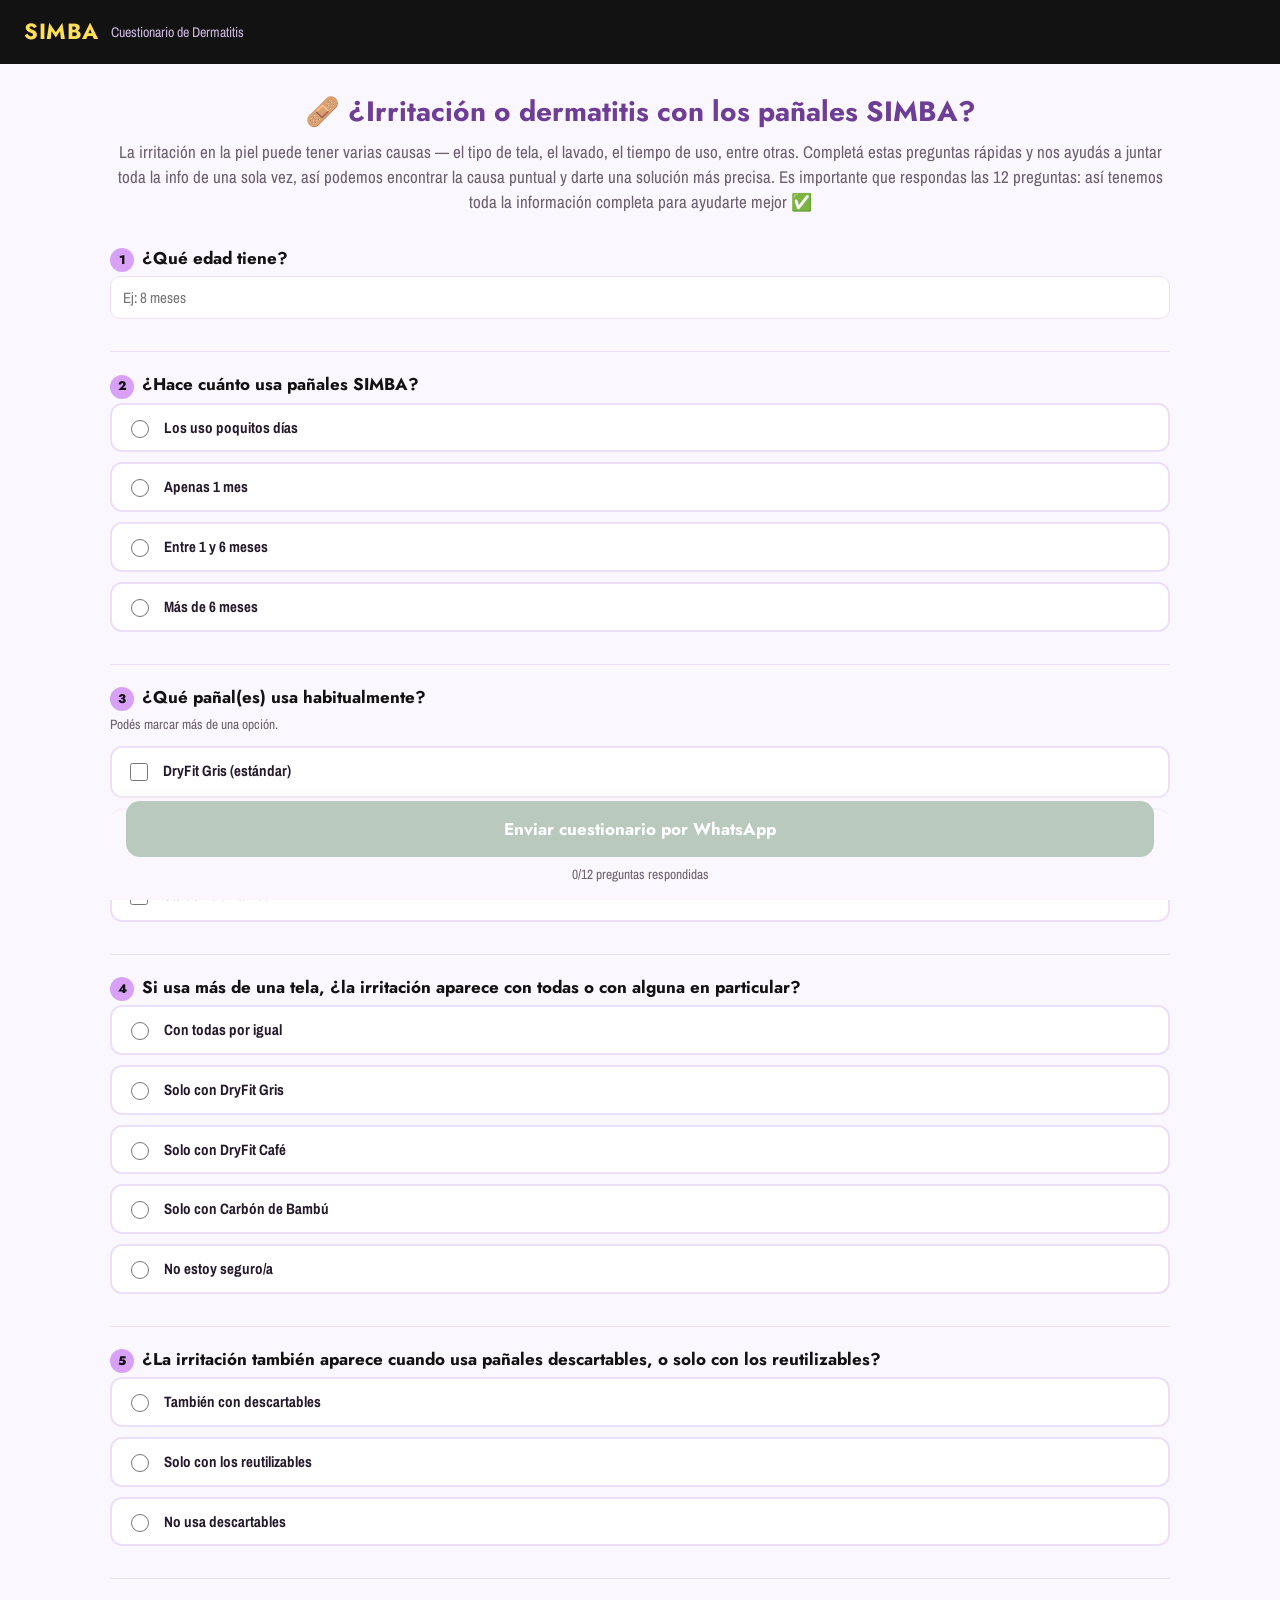
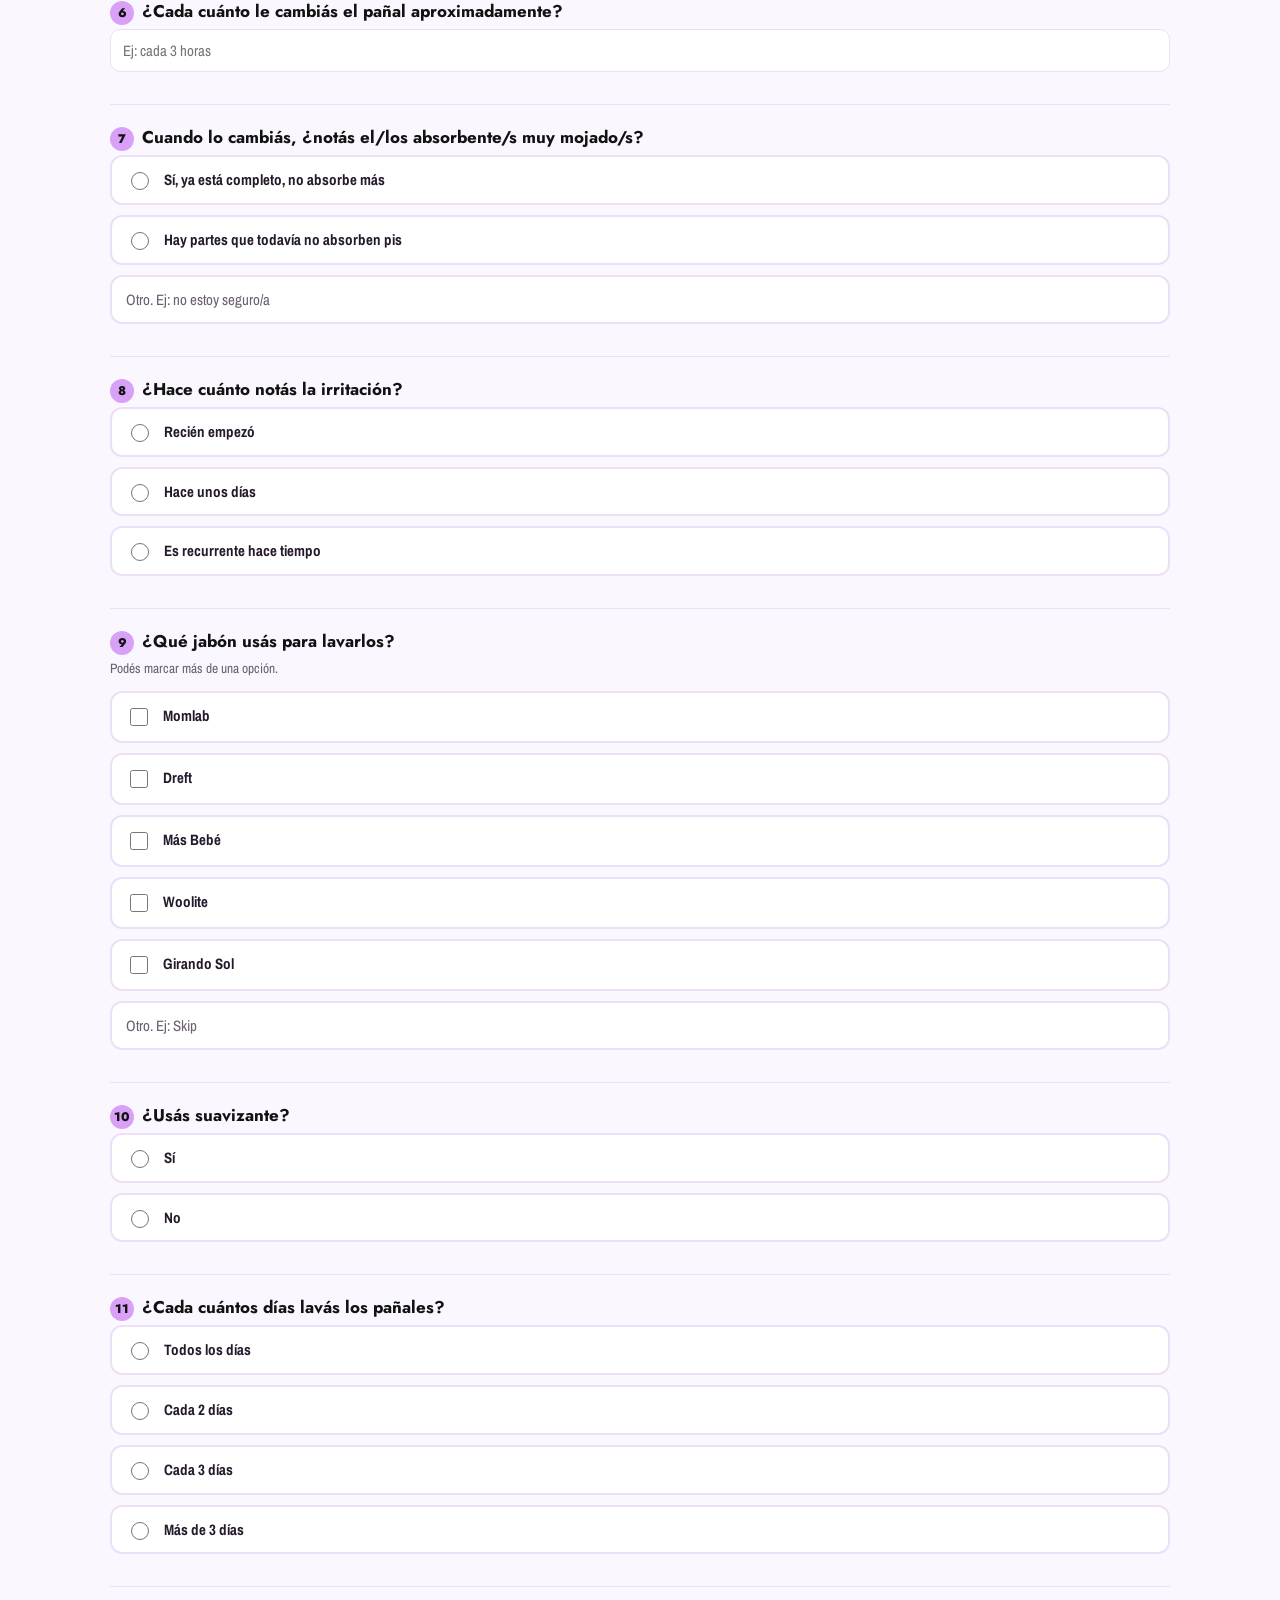
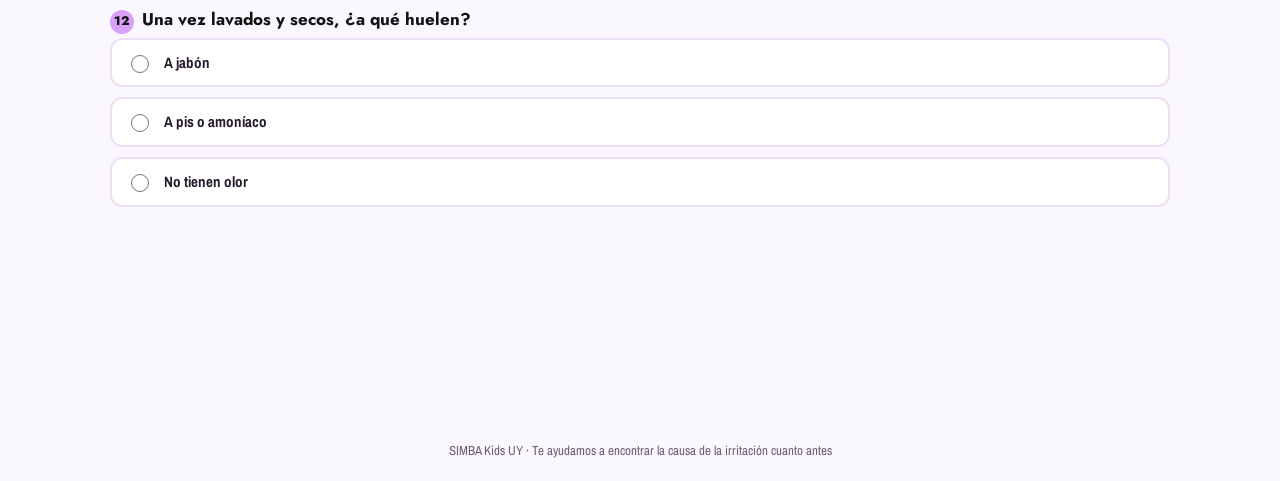
<file: landing-pedidos/dermatitis/index.html>
<!DOCTYPE html>
<html lang="es">
<head>
<meta charset="UTF-8">
<meta name="viewport" content="width=device-width, initial-scale=1.0">
<title>Cuestionario de Dermatitis | SIMBA Kids UY</title>
<link rel="icon" type="image/png" href="https://cdn.shopify.com/s/files/1/0930/9575/6095/files/Diseno_sin_titulo_2.png?v=1742408340">
<meta property="og:type" content="website">
<meta property="og:title" content="Cuestionario de Dermatitis | SIMBA Kids UY">
<meta property="og:description" content="Contanos qué está pasando y te ayudamos a encontrar la causa y la solución a la irritación.">
<meta property="og:image" content="https://cdn.shopify.com/s/files/1/0930/9575/6095/files/foto_portada_para_las_landing_panales_ecologicos_simba.jpg?v=1788392374">
<meta property="og:image:width" content="1200">
<meta property="og:image:height" content="630">
<meta name="twitter:card" content="summary_large_image">
<meta name="twitter:title" content="Cuestionario de Dermatitis | SIMBA Kids UY">
<meta name="twitter:description" content="Contanos qué está pasando y te ayudamos a encontrar la causa y la solución a la irritación.">
<meta name="twitter:image" content="https://cdn.shopify.com/s/files/1/0930/9575/6095/files/foto_portada_para_las_landing_panales_ecologicos_simba.jpg?v=1788392374">
<link rel="stylesheet" href="assets/css/styles.css">
<!-- Meta Pixel Code -->
<script>
!function(f,b,e,v,n,t,s)
{if(f.fbq)return;n=f.fbq=function(){n.callMethod?
n.callMethod.apply(n,arguments):n.queue.push(arguments)};
if(!f._fbq)f._fbq=n;n.push=n;n.loaded=!0;n.version='2.0';
n.queue=[];t=b.createElement(e);t.async=!0;
t.src=v;s=b.getElementsByTagName(e)[0];
s.parentNode.insertBefore(t,s)}(window, document,'script',
'https://connect.facebook.net/en_US/fbevents.js');
fbq('init', '511844655087071');
fbq('track', 'PageView');
</script>
<noscript><img height="1" width="1" style="display:none"
src="https://www.facebook.com/tr?id=511844655087071&ev=PageView&noscript=1"
/></noscript>
<!-- End Meta Pixel Code -->
</head>
<body>
  <div class="topbar">
    <span class="brand">SIMBA</span>
    <span class="tagline">Cuestionario de Dermatitis</span>
  </div>

  <div class="container">
    <div class="hero">
      <h1>🩹 ¿Irritación o dermatitis con los pañales SIMBA?</h1>
      <p>La irritación en la piel puede tener varias causas — el tipo de tela, el lavado, el tiempo de uso, entre otras. Completá estas preguntas rápidas y nos ayudás a juntar toda la info de una sola vez, así podemos encontrar la causa puntual y darte una solución más precisa. Es importante que respondas las 12 preguntas: así tenemos toda la información completa para ayudarte mejor ✅</p>
    </div>

    <div id="form-root">

      <div class="component-block" id="q-edad" style="margin-top:0; padding-top:0; border-top:none;">
        <h3><span class="question-number">1</span>¿Qué edad tiene?</h3>
        <div class="field-group">
          <input type="text" id="input-edad" placeholder="Ej: 8 meses">
        </div>
        <div class="section-error" id="err-edad"></div>
      </div>

      <div class="component-block" id="q-uso-tiempo">
        <h3><span class="question-number">2</span>¿Hace cuánto usa pañales SIMBA?</h3>
        <div class="option-list" id="list-uso-tiempo">
          <label class="option-card" data-value="poquitos-dias">
            <input type="radio" name="uso-tiempo" value="poquitos-dias">
            <div class="option-text"><strong>Los uso poquitos días</strong></div>
          </label>
          <label class="option-card" data-value="1mes">
            <input type="radio" name="uso-tiempo" value="1mes">
            <div class="option-text"><strong>Apenas 1 mes</strong></div>
          </label>
          <label class="option-card" data-value="1-6meses">
            <input type="radio" name="uso-tiempo" value="1-6meses">
            <div class="option-text"><strong>Entre 1 y 6 meses</strong></div>
          </label>
          <label class="option-card" data-value="mas6meses">
            <input type="radio" name="uso-tiempo" value="mas6meses">
            <div class="option-text"><strong>Más de 6 meses</strong></div>
          </label>
        </div>
        <div class="section-error" id="err-uso-tiempo"></div>
      </div>

      <div class="component-block" id="q-panales">
        <h3><span class="question-number">3</span>¿Qué pañal(es) usa habitualmente?</h3>
        <div class="hint">Podés marcar más de una opción.</div>
        <div class="option-list" id="list-panales">
          <label class="option-card" data-value="dryfit-gris">
            <input type="checkbox" name="panales" value="dryfit-gris">
            <div class="option-text"><strong>DryFit Gris (estándar)</strong></div>
          </label>
          <label class="option-card" data-value="dryfit-cafe">
            <input type="checkbox" name="panales" value="dryfit-cafe">
            <div class="option-text"><strong>DryFit Café</strong></div>
          </label>
          <label class="option-card" data-value="carbon-bambu">
            <input type="checkbox" name="panales" value="carbon-bambu">
            <div class="option-text"><strong>Carbón de Bambú</strong></div>
          </label>
        </div>
        <div class="section-error" id="err-panales"></div>
      </div>

      <div class="component-block" id="q-irritacion-tela">
        <h3><span class="question-number">4</span>Si usa más de una tela, ¿la irritación aparece con todas o con alguna en particular?</h3>
        <div class="option-list" id="list-irritacion-tela">
          <label class="option-card" data-value="todas">
            <input type="radio" name="irritacion-tela" value="todas">
            <div class="option-text"><strong>Con todas por igual</strong></div>
          </label>
          <label class="option-card" data-value="solo-gris">
            <input type="radio" name="irritacion-tela" value="solo-gris">
            <div class="option-text"><strong>Solo con DryFit Gris</strong></div>
          </label>
          <label class="option-card" data-value="solo-cafe">
            <input type="radio" name="irritacion-tela" value="solo-cafe">
            <div class="option-text"><strong>Solo con DryFit Café</strong></div>
          </label>
          <label class="option-card" data-value="solo-carbon">
            <input type="radio" name="irritacion-tela" value="solo-carbon">
            <div class="option-text"><strong>Solo con Carbón de Bambú</strong></div>
          </label>
          <label class="option-card" data-value="no-seguro">
            <input type="radio" name="irritacion-tela" value="no-seguro">
            <div class="option-text"><strong>No estoy seguro/a</strong></div>
          </label>
        </div>
        <div class="section-error" id="err-irritacion-tela"></div>
      </div>

      <div class="component-block" id="q-irritacion-descartables">
        <h3><span class="question-number">5</span>¿La irritación también aparece cuando usa pañales descartables, o solo con los reutilizables?</h3>
        <div class="option-list" id="list-irritacion-descartables">
          <label class="option-card" data-value="tambien-descartables">
            <input type="radio" name="irritacion-descartables" value="tambien-descartables">
            <div class="option-text"><strong>También con descartables</strong></div>
          </label>
          <label class="option-card" data-value="solo-reutilizables">
            <input type="radio" name="irritacion-descartables" value="solo-reutilizables">
            <div class="option-text"><strong>Solo con los reutilizables</strong></div>
          </label>
          <label class="option-card" data-value="no-usa-descartables">
            <input type="radio" name="irritacion-descartables" value="no-usa-descartables">
            <div class="option-text"><strong>No usa descartables</strong></div>
          </label>
        </div>
        <div class="section-error" id="err-irritacion-descartables"></div>
      </div>

      <div class="component-block" id="q-cada-cuanto">
        <h3><span class="question-number">6</span>¿Cada cuánto le cambiás el pañal aproximadamente?</h3>
        <div class="field-group">
          <input type="text" id="input-cada-cuanto" placeholder="Ej: cada 3 horas">
        </div>
        <div class="section-error" id="err-cada-cuanto"></div>
      </div>

      <div class="component-block" id="q-absorbente">
        <h3><span class="question-number">7</span>Cuando lo cambiás, ¿notás el/los absorbente/s muy mojado/s?</h3>
        <div class="option-list" id="list-absorbente">
          <label class="option-card" data-value="completo">
            <input type="radio" name="absorbente" value="completo">
            <div class="option-text"><strong>Sí, ya está completo, no absorbe más</strong></div>
          </label>
          <label class="option-card" data-value="parcial">
            <input type="radio" name="absorbente" value="parcial">
            <div class="option-text"><strong>Hay partes que todavía no absorben pis</strong></div>
          </label>
          <input type="text" class="other-input" id="input-absorbente-otro" placeholder="Otro. Ej: no estoy seguro/a">
        </div>
        <div class="section-error" id="err-absorbente"></div>
      </div>

      <div class="component-block" id="q-hace-cuanto-irritacion">
        <h3><span class="question-number">8</span>¿Hace cuánto notás la irritación?</h3>
        <div class="option-list" id="list-hace-cuanto-irritacion">
          <label class="option-card" data-value="recien-empezo">
            <input type="radio" name="hace-cuanto-irritacion" value="recien-empezo">
            <div class="option-text"><strong>Recién empezó</strong></div>
          </label>
          <label class="option-card" data-value="unos-dias">
            <input type="radio" name="hace-cuanto-irritacion" value="unos-dias">
            <div class="option-text"><strong>Hace unos días</strong></div>
          </label>
          <label class="option-card" data-value="recurrente">
            <input type="radio" name="hace-cuanto-irritacion" value="recurrente">
            <div class="option-text"><strong>Es recurrente hace tiempo</strong></div>
          </label>
        </div>
        <div class="section-error" id="err-hace-cuanto-irritacion"></div>
      </div>

      <div class="component-block" id="q-jabon">
        <h3><span class="question-number">9</span>¿Qué jabón usás para lavarlos?</h3>
        <div class="hint">Podés marcar más de una opción.</div>
        <div class="option-list" id="list-jabon">
          <label class="option-card" data-value="momlab">
            <input type="checkbox" name="jabon" value="momlab">
            <div class="option-text"><strong>Momlab</strong></div>
          </label>
          <label class="option-card" data-value="dreft">
            <input type="checkbox" name="jabon" value="dreft">
            <div class="option-text"><strong>Dreft</strong></div>
          </label>
          <label class="option-card" data-value="masbebe">
            <input type="checkbox" name="jabon" value="masbebe">
            <div class="option-text"><strong>Más Bebé</strong></div>
          </label>
          <label class="option-card" data-value="woolite">
            <input type="checkbox" name="jabon" value="woolite">
            <div class="option-text"><strong>Woolite</strong></div>
          </label>
          <label class="option-card" data-value="girasol">
            <input type="checkbox" name="jabon" value="girasol">
            <div class="option-text"><strong>Girando Sol</strong></div>
          </label>
          <input type="text" class="other-input" id="input-jabon-otro" placeholder="Otro. Ej: Skip">
        </div>
        <div class="section-error" id="err-jabon"></div>
      </div>

      <div class="component-block" id="q-suavizante">
        <h3><span class="question-number">10</span>¿Usás suavizante?</h3>
        <div class="option-list" id="list-suavizante">
          <label class="option-card" data-value="si">
            <input type="radio" name="suavizante" value="si">
            <div class="option-text"><strong>Sí</strong></div>
          </label>
          <label class="option-card" data-value="no">
            <input type="radio" name="suavizante" value="no">
            <div class="option-text"><strong>No</strong></div>
          </label>
        </div>
        <div class="section-error" id="err-suavizante"></div>
      </div>

      <div class="component-block" id="q-frecuencia">
        <h3><span class="question-number">11</span>¿Cada cuántos días lavás los pañales?</h3>
        <div class="option-list" id="list-frecuencia">
          <label class="option-card" data-value="diario">
            <input type="radio" name="frecuencia" value="diario">
            <div class="option-text"><strong>Todos los días</strong></div>
          </label>
          <label class="option-card" data-value="2dias">
            <input type="radio" name="frecuencia" value="2dias">
            <div class="option-text"><strong>Cada 2 días</strong></div>
          </label>
          <label class="option-card" data-value="3dias">
            <input type="radio" name="frecuencia" value="3dias">
            <div class="option-text"><strong>Cada 3 días</strong></div>
          </label>
          <label class="option-card" data-value="mas3">
            <input type="radio" name="frecuencia" value="mas3">
            <div class="option-text"><strong>Más de 3 días</strong></div>
          </label>
        </div>
        <div class="section-error" id="err-frecuencia"></div>
      </div>

      <div class="component-block" id="q-olor">
        <h3><span class="question-number">12</span>Una vez lavados y secos, ¿a qué huelen?</h3>
        <div class="option-list" id="list-olor">
          <label class="option-card" data-value="jabon">
            <input type="radio" name="olor" value="jabon">
            <div class="option-text"><strong>A jabón</strong></div>
          </label>
          <label class="option-card" data-value="amoniaco">
            <input type="radio" name="olor" value="amoniaco">
            <div class="option-text"><strong>A pis o amoníaco</strong></div>
          </label>
          <label class="option-card" data-value="ninguno">
            <input type="radio" name="olor" value="ninguno">
            <div class="option-text"><strong>No tienen olor</strong></div>
          </label>
        </div>
        <div class="section-error" id="err-olor"></div>
      </div>

      <div class="send-bar">
        <button class="send-btn" id="send-btn">Enviar cuestionario por WhatsApp</button>
        <div class="send-progress" id="send-progress"></div>
      </div>

    </div>
  </div>

  <footer class="site-footer">SIMBA Kids UY · Te ayudamos a encontrar la causa de la irritación cuanto antes</footer>

  <script src="assets/js/config.js"></script>
  <script>
    const state = {
      edad: "",
      usoTiempo: null,
      panales: new Set(),
      irritacionTela: null,
      irritacionDescartables: null,
      cadaCuanto: "",
      absorbente: null,
      absorbenteOtro: "",
      haceCuantoIrritacion: null,
      jabones: new Set(),
      jabonOtro: "",
      suavizante: null,
      frecuencia: null,
      olor: null
    };

    function bindText(inputId, stateKey) {
      document.getElementById(inputId).addEventListener("input", e => {
        state[stateKey] = e.target.value;
        updateSendState();
      });
    }

    function bindRadioGroup(listId, name, stateKey, onChange) {
      const list = document.getElementById(listId);
      list.querySelectorAll(`input[name="${name}"]`).forEach(radio => {
        radio.addEventListener("change", e => {
          state[stateKey] = e.target.value;
          list.querySelectorAll(".option-card").forEach(card => {
            card.classList.toggle("selected", card.dataset.value === e.target.value);
          });
          if (onChange) onChange(e.target.value);
          updateSendState();
        });
      });
    }

    function bindCheckboxGroup(listId, name, stateKey) {
      document.querySelectorAll(`#${listId} input[name="${name}"]`).forEach(checkbox => {
        checkbox.addEventListener("change", e => {
          const card = e.target.closest(".option-card");
          if (e.target.checked) {
            state[stateKey].add(e.target.value);
            card.classList.add("selected");
          } else {
            state[stateKey].delete(e.target.value);
            card.classList.remove("selected");
          }
          updateSendState();
        });
      });
    }

    bindText("input-edad", "edad");
    bindText("input-cada-cuanto", "cadaCuanto");

    bindRadioGroup("list-uso-tiempo", "uso-tiempo", "usoTiempo");
    bindRadioGroup("list-irritacion-tela", "irritacion-tela", "irritacionTela");
    bindRadioGroup("list-irritacion-descartables", "irritacion-descartables", "irritacionDescartables");
    bindRadioGroup("list-hace-cuanto-irritacion", "hace-cuanto-irritacion", "haceCuantoIrritacion");
    bindRadioGroup("list-suavizante", "suavizante", "suavizante");
    bindRadioGroup("list-frecuencia", "frecuencia", "frecuencia");
    bindRadioGroup("list-olor", "olor", "olor");

    bindCheckboxGroup("list-panales", "panales", "panales");
    bindCheckboxGroup("list-jabon", "jabon", "jabones");

    bindRadioGroup("list-absorbente", "absorbente", "absorbente", () => {
      const otroInput = document.getElementById("input-absorbente-otro");
      otroInput.value = "";
      otroInput.classList.remove("filled");
      state.absorbenteOtro = "";
    });

    document.getElementById("input-absorbente-otro").addEventListener("input", e => {
      state.absorbenteOtro = e.target.value;
      e.target.classList.toggle("filled", e.target.value.trim().length > 0);
      if (e.target.value.trim().length > 0) {
        state.absorbente = "otro";
        document.querySelectorAll('#list-absorbente input[name="absorbente"]').forEach(r => { r.checked = false; });
        document.querySelectorAll("#list-absorbente .option-card").forEach(c => c.classList.remove("selected"));
      } else if (state.absorbente === "otro") {
        state.absorbente = null;
      }
      updateSendState();
    });

    document.getElementById("input-jabon-otro").addEventListener("input", e => {
      state.jabonOtro = e.target.value;
      e.target.classList.toggle("filled", e.target.value.trim().length > 0);
      updateSendState();
    });

    function setError(id, msg) {
      const el = document.getElementById(id);
      if (el) el.textContent = msg;
    }

    function clearErrors() {
      document.querySelectorAll(".section-error").forEach(el => { el.textContent = ""; });
    }

    function checks() {
      return [
        { ok: state.edad.trim().length > 0, target: "q-edad", err: "err-edad", msg: "Contanos la edad" },
        { ok: !!state.usoTiempo, target: "q-uso-tiempo", err: "err-uso-tiempo", msg: "Elegí una opción" },
        { ok: state.panales.size > 0, target: "q-panales", err: "err-panales", msg: "Elegí al menos una opción" },
        { ok: !!state.irritacionTela, target: "q-irritacion-tela", err: "err-irritacion-tela", msg: "Elegí una opción" },
        { ok: !!state.irritacionDescartables, target: "q-irritacion-descartables", err: "err-irritacion-descartables", msg: "Elegí una opción" },
        { ok: state.cadaCuanto.trim().length > 0, target: "q-cada-cuanto", err: "err-cada-cuanto", msg: "Contanos cada cuánto le cambiás el pañal" },
        { ok: !!state.absorbente, target: "q-absorbente", err: "err-absorbente", msg: "Elegí una opción" },
        { ok: !!state.haceCuantoIrritacion, target: "q-hace-cuanto-irritacion", err: "err-hace-cuanto-irritacion", msg: "Elegí una opción" },
        { ok: state.jabones.size > 0 || state.jabonOtro.trim().length > 0, target: "q-jabon", err: "err-jabon", msg: "Elegí al menos una opción" },
        { ok: !!state.suavizante, target: "q-suavizante", err: "err-suavizante", msg: "Elegí una opción" },
        { ok: !!state.frecuencia, target: "q-frecuencia", err: "err-frecuencia", msg: "Elegí una opción" },
        { ok: !!state.olor, target: "q-olor", err: "err-olor", msg: "Elegí una opción" }
      ];
    }

    function questionsAnswered() {
      return checks().filter(c => c.ok).length;
    }

    function updateSendState() {
      const progress = document.getElementById("send-progress");
      const btn = document.getElementById("send-btn");
      const answered = questionsAnswered();

      const failed = checks().find(c => !c.ok);
      clearErrors();
      btn.classList.toggle("send-btn--incomplete", !!failed);
      progress.textContent = `${answered}/12 preguntas respondidas`;
    }

    const USO_TIEMPO_LABELS = {
      "poquitos-dias": "Los uso poquitos días",
      "1mes": "Apenas 1 mes",
      "1-6meses": "Entre 1 y 6 meses",
      "mas6meses": "Más de 6 meses"
    };
    const PANAL_LABELS = { "dryfit-gris": "DryFit Gris (estándar)", "dryfit-cafe": "DryFit Café", "carbon-bambu": "Carbón de Bambú" };
    const IRRITACION_TELA_LABELS = {
      todas: "Con todas por igual",
      "solo-gris": "Solo con DryFit Gris",
      "solo-cafe": "Solo con DryFit Café",
      "solo-carbon": "Solo con Carbón de Bambú",
      "no-seguro": "No estoy seguro/a"
    };
    const IRRITACION_DESCARTABLES_LABELS = {
      "tambien-descartables": "También con descartables",
      "solo-reutilizables": "Solo con los reutilizables",
      "no-usa-descartables": "No usa descartables"
    };
    const ABSORBENTE_LABELS = {
      completo: "Sí, ya está completo, no absorbe más",
      parcial: "Hay partes que todavía no absorben pis"
    };
    const HACE_CUANTO_IRRITACION_LABELS = {
      "recien-empezo": "Recién empezó",
      "unos-dias": "Hace unos días",
      recurrente: "Es recurrente hace tiempo"
    };
    const JABON_LABELS = { momlab: "Momlab", dreft: "Dreft", masbebe: "Más Bebé", woolite: "Woolite", girasol: "Girando Sol" };
    const SI_NO_LABELS = { si: "Sí", no: "No" };
    const FRECUENCIA_LABELS = { diario: "Todos los días", "2dias": "Cada 2 días", "3dias": "Cada 3 días", mas3: "Más de 3 días" };
    const OLOR_LABELS = { jabon: "A jabón", amoniaco: "A pis o amoníaco", ninguno: "No tienen olor" };

    function buildWhatsAppLink() {
      const panalesArr = [...state.panales].map(p => PANAL_LABELS[p]);
      const absorbenteLabel = state.absorbente === "otro" ? (state.absorbenteOtro.trim() || "Otro") : ABSORBENTE_LABELS[state.absorbente];
      const jabonesArr = [...state.jabones].map(j => JABON_LABELS[j]);
      if (state.jabonOtro.trim()) jabonesArr.push(state.jabonOtro.trim());

      const lines = ["Aquí les comparto la info sobre cómo uso y lavo los SIMBA:", ""];
      lines.push(`🎂 Edad: ${state.edad.trim()}`);
      lines.push(`🗓️ Hace cuánto usa pañales SIMBA: ${USO_TIEMPO_LABELS[state.usoTiempo]}`);
      lines.push(`👖 Pañales que usa habitualmente: ${panalesArr.join(", ")}`);
      lines.push(`🔍 Irritación aparece con: ${IRRITACION_TELA_LABELS[state.irritacionTela]}`);
      lines.push(`🧷 También con descartables: ${IRRITACION_DESCARTABLES_LABELS[state.irritacionDescartables]}`);
      lines.push(`🔁 Cada cuánto le cambia el pañal: ${state.cadaCuanto.trim()}`);
      lines.push(`💧 Estado del absorbente al cambiar: ${absorbenteLabel}`);
      lines.push(`⏳ Hace cuánto nota la irritación: ${HACE_CUANTO_IRRITACION_LABELS[state.haceCuantoIrritacion]}`);
      lines.push(`🧼 Jabón que usa: ${jabonesArr.join(", ")}`);
      lines.push(`🧴 Usa suavizante: ${SI_NO_LABELS[state.suavizante]}`);
      lines.push(`📅 Cada cuántos días lava: ${FRECUENCIA_LABELS[state.frecuencia]}`);
      lines.push(`👃 Olor una vez lavados y secos: ${OLOR_LABELS[state.olor]}`);

      const text = encodeURIComponent(lines.join("\n"));
      return `https://wa.me/${window.SIMBA_CONFIG.whatsappNumber}?text=${text}`;
    }

    document.getElementById("send-btn").addEventListener("click", () => {
      const failed = checks().find(c => !c.ok);
      if (failed) {
        setError(failed.err, failed.msg);
        document.getElementById(failed.target).scrollIntoView({ behavior: "smooth", block: "center" });
        return;
      }
      if (typeof fbq === "function") fbq("track", "Contact");
      window.open(buildWhatsAppLink(), "_blank");
    });

    updateSendState();
  </script>
</body>
</html>
</file>
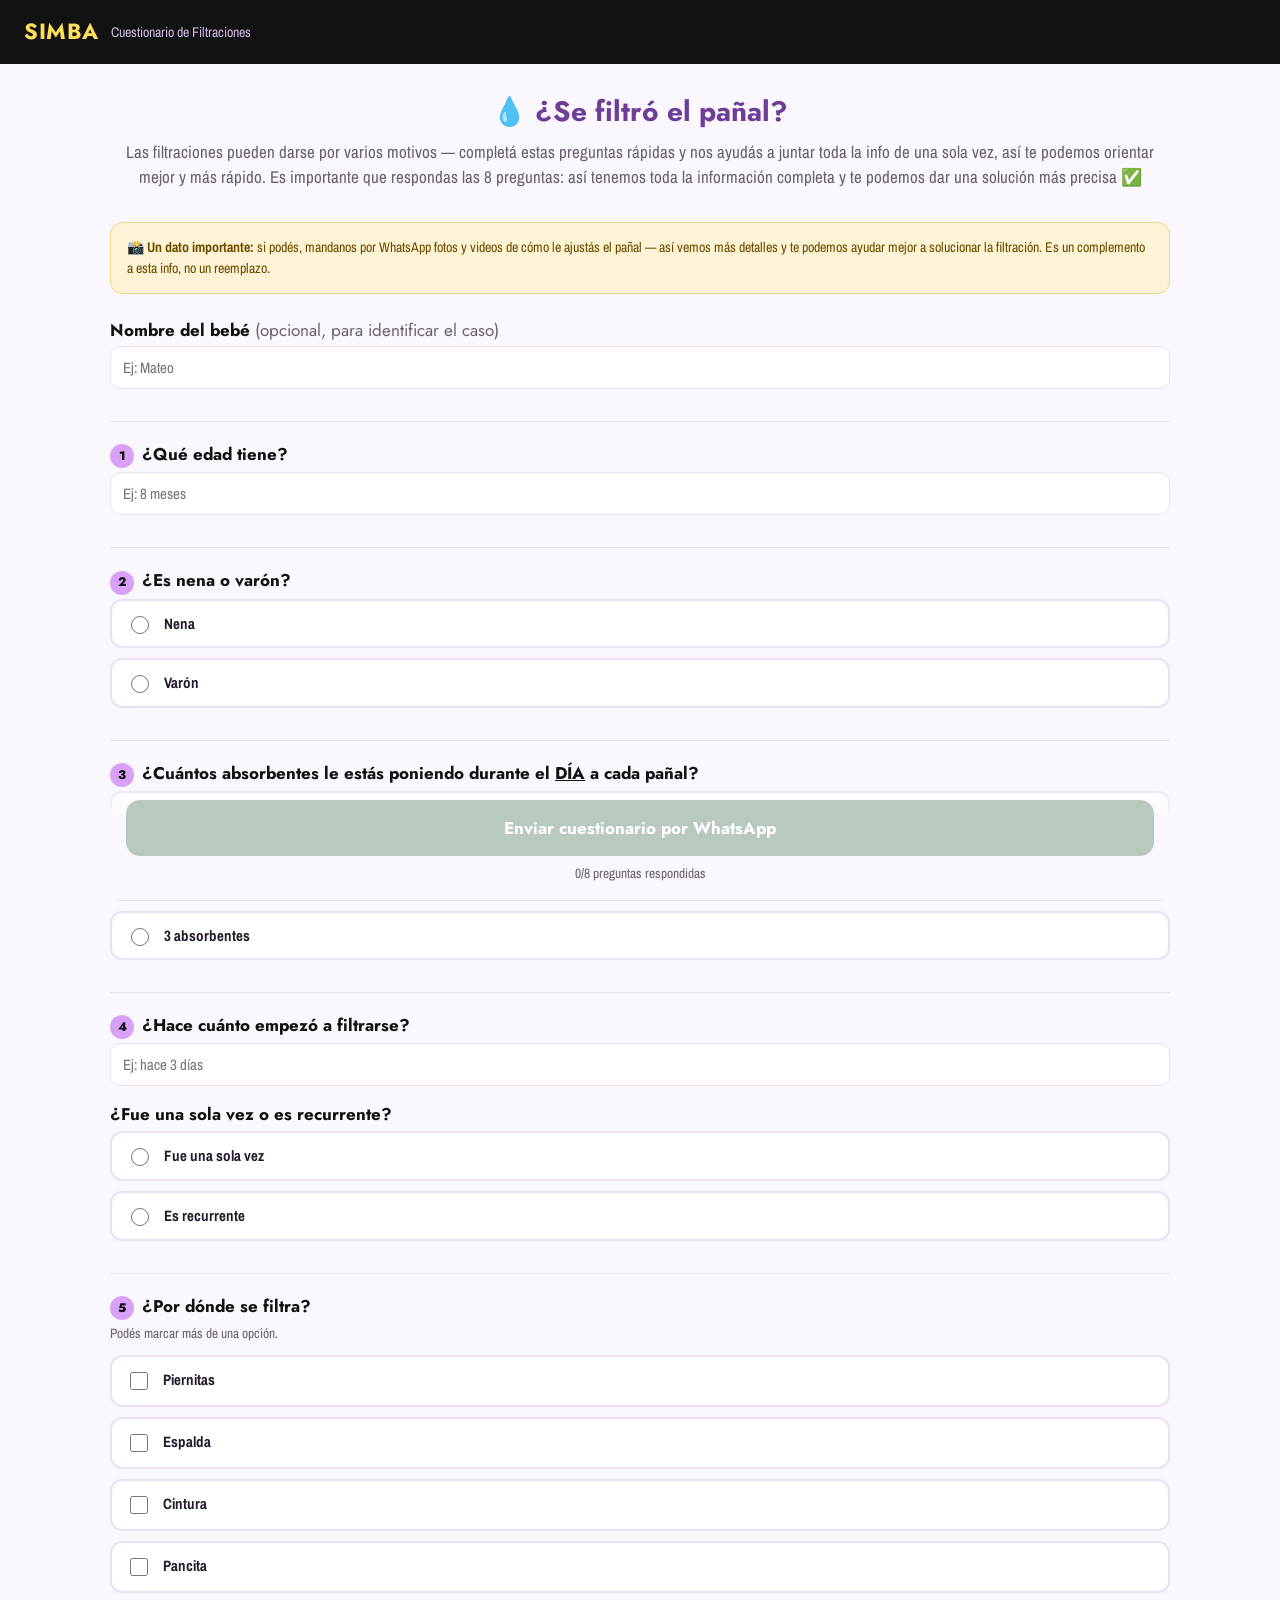
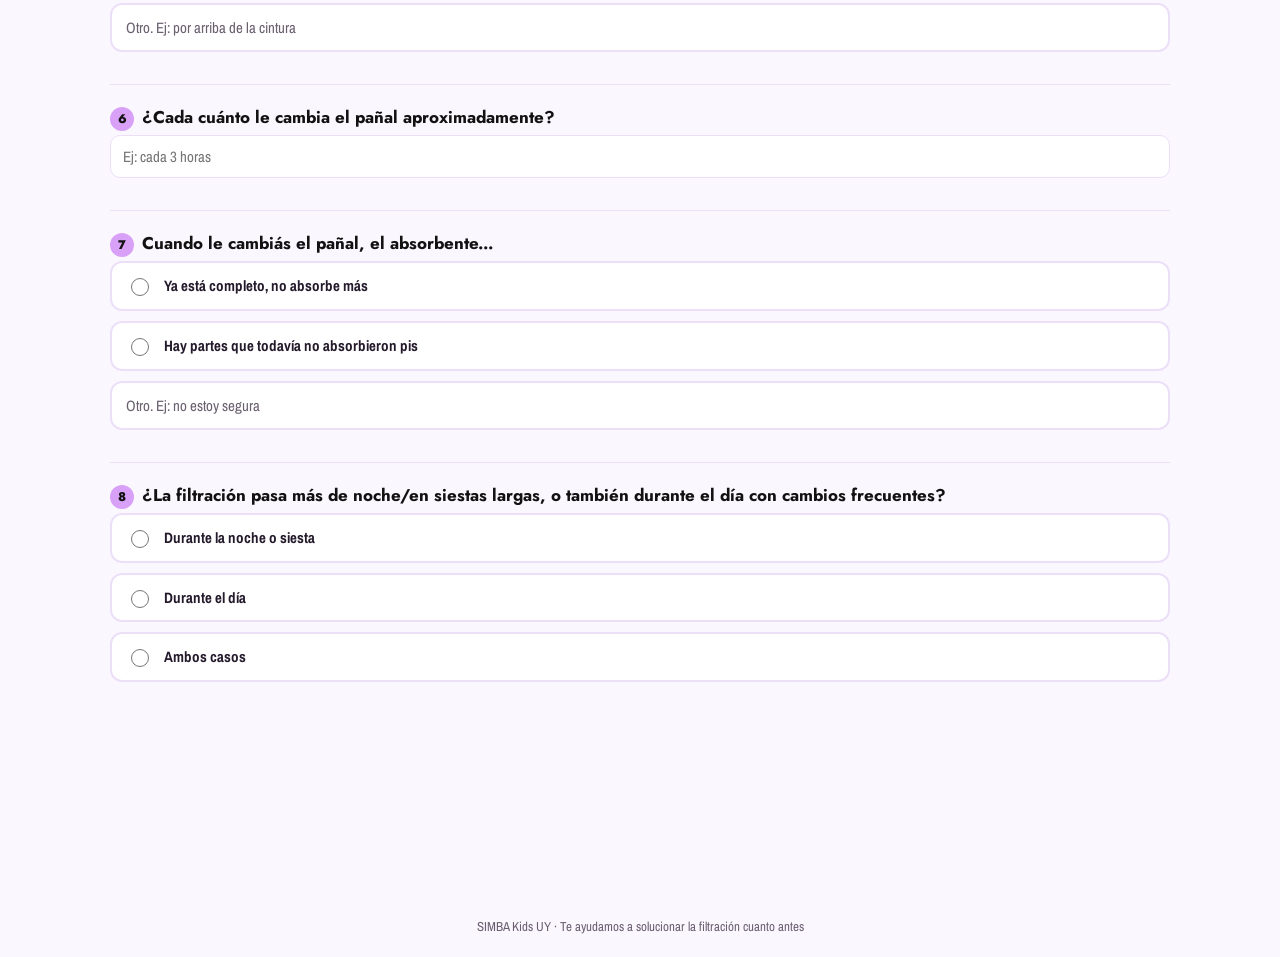
<file: landing-pedidos/filtraciones/index.html>
<!DOCTYPE html>
<html lang="es">
<head>
<meta charset="UTF-8">
<meta name="viewport" content="width=device-width, initial-scale=1.0">
<title>Cuestionario de Filtraciones | SIMBA Kids UY</title>
<link rel="icon" type="image/png" href="https://cdn.shopify.com/s/files/1/0930/9575/6095/files/Diseno_sin_titulo_2.png?v=1742408340">
<meta property="og:type" content="website">
<meta property="og:title" content="Cuestionario de Filtraciones | SIMBA Kids UY">
<meta property="og:description" content="Contanos qué está pasando y te ayudamos a solucionar la filtración lo antes posible.">
<meta property="og:image" content="https://cdn.shopify.com/s/files/1/0930/9575/6095/files/foto_portada_para_las_landing_panales_ecologicos_simba.jpg?v=1788392374">
<meta property="og:image:width" content="1200">
<meta property="og:image:height" content="630">
<meta name="twitter:card" content="summary_large_image">
<meta name="twitter:title" content="Cuestionario de Filtraciones | SIMBA Kids UY">
<meta name="twitter:description" content="Contanos qué está pasando y te ayudamos a solucionar la filtración lo antes posible.">
<meta name="twitter:image" content="https://cdn.shopify.com/s/files/1/0930/9575/6095/files/foto_portada_para_las_landing_panales_ecologicos_simba.jpg?v=1788392374">
<link rel="stylesheet" href="assets/css/styles.css">
<!-- Meta Pixel Code -->
<script>
!function(f,b,e,v,n,t,s)
{if(f.fbq)return;n=f.fbq=function(){n.callMethod?
n.callMethod.apply(n,arguments):n.queue.push(arguments)};
if(!f._fbq)f._fbq=n;n.push=n;n.loaded=!0;n.version='2.0';
n.queue=[];t=b.createElement(e);t.async=!0;
t.src=v;s=b.getElementsByTagName(e)[0];
s.parentNode.insertBefore(t,s)}(window, document,'script',
'https://connect.facebook.net/en_US/fbevents.js');
fbq('init', '511844655087071');
fbq('track', 'PageView');
</script>
<noscript><img height="1" width="1" style="display:none"
src="https://www.facebook.com/tr?id=511844655087071&ev=PageView&noscript=1"
/></noscript>
<!-- End Meta Pixel Code -->
</head>
<body>
  <div class="topbar">
    <span class="brand">SIMBA</span>
    <span class="tagline">Cuestionario de Filtraciones</span>
  </div>

  <div class="container">
    <div class="hero">
      <h1>💧 ¿Se filtró el pañal?</h1>
      <p>Las filtraciones pueden darse por varios motivos — completá estas preguntas rápidas y nos ayudás a juntar toda la info de una sola vez, así te podemos orientar mejor y más rápido. Es importante que respondas las 8 preguntas: así tenemos toda la información completa y te podemos dar una solución más precisa ✅</p>
    </div>

    <div class="note-box">
      📸 <strong>Un dato importante:</strong> si podés, mandanos por WhatsApp fotos y videos de cómo le ajustás el pañal — así vemos más detalles y te podemos ayudar mejor a solucionar la filtración. Es un complemento a esta info, no un reemplazo.
    </div>

    <div id="form-root">

      <div class="component-block" id="q-nombre" style="margin-top:0; padding-top:0; border-top:none;">
        <h3>Nombre del bebé <span style="font-weight:400; color:var(--text-muted);">(opcional, para identificar el caso)</span></h3>
        <div class="field-group">
          <input type="text" id="input-nombre" placeholder="Ej: Mateo">
        </div>
      </div>

      <div class="component-block" id="q-edad">
        <h3><span class="question-number">1</span>¿Qué edad tiene?</h3>
        <div class="field-group">
          <input type="text" id="input-edad" placeholder="Ej: 8 meses">
        </div>
        <div class="section-error" id="err-edad"></div>
      </div>

      <div class="component-block" id="q-sexo">
        <h3><span class="question-number">2</span>¿Es nena o varón?</h3>
        <div class="option-list" id="list-sexo">
          <label class="option-card" data-value="nena">
            <input type="radio" name="sexo" value="nena">
            <div class="option-text"><strong>Nena</strong></div>
          </label>
          <label class="option-card" data-value="varon">
            <input type="radio" name="sexo" value="varon">
            <div class="option-text"><strong>Varón</strong></div>
          </label>
        </div>
        <div class="section-error" id="err-sexo"></div>
      </div>

      <div class="component-block" id="q-absorbentes">
        <h3><span class="question-number">3</span>¿Cuántos absorbentes le estás poniendo durante el <u>DÍA</u> a cada pañal?</h3>
        <div class="option-list" id="list-absorbentes">
          <label class="option-card" data-value="1">
            <input type="radio" name="absorbentes" value="1">
            <div class="option-text"><strong>1 absorbente</strong></div>
          </label>
          <label class="option-card" data-value="2">
            <input type="radio" name="absorbentes" value="2">
            <div class="option-text"><strong>2 absorbentes</strong></div>
          </label>
          <label class="option-card" data-value="3">
            <input type="radio" name="absorbentes" value="3">
            <div class="option-text"><strong>3 absorbentes</strong></div>
          </label>
        </div>
        <div class="section-error" id="err-absorbentes"></div>
      </div>

      <div class="component-block" id="q-hace-cuanto">
        <h3><span class="question-number">4</span>¿Hace cuánto empezó a filtrarse?</h3>
        <div class="field-group">
          <input type="text" id="input-hace-cuanto" placeholder="Ej: hace 3 días">
        </div>
        <div class="section-error" id="err-hace-cuanto"></div>
      </div>

      <div class="component-block" id="q-recurrencia" style="margin-top:16px; padding-top:0; border-top:none;">
        <h3>¿Fue una sola vez o es recurrente?</h3>
        <div class="option-list" id="list-recurrencia">
          <label class="option-card" data-value="unica">
            <input type="radio" name="recurrencia" value="unica">
            <div class="option-text"><strong>Fue una sola vez</strong></div>
          </label>
          <label class="option-card" data-value="recurrente">
            <input type="radio" name="recurrencia" value="recurrente">
            <div class="option-text"><strong>Es recurrente</strong></div>
          </label>
        </div>
        <div class="section-error" id="err-recurrencia"></div>
      </div>

      <div class="component-block" id="q-zonas">
        <h3><span class="question-number">5</span>¿Por dónde se filtra?</h3>
        <div class="hint">Podés marcar más de una opción.</div>
        <div class="option-list" id="list-zonas">
          <label class="option-card" data-value="piernitas">
            <input type="checkbox" name="zonas" value="piernitas">
            <div class="option-text"><strong>Piernitas</strong></div>
          </label>
          <label class="option-card" data-value="espalda">
            <input type="checkbox" name="zonas" value="espalda">
            <div class="option-text"><strong>Espalda</strong></div>
          </label>
          <label class="option-card" data-value="cintura">
            <input type="checkbox" name="zonas" value="cintura">
            <div class="option-text"><strong>Cintura</strong></div>
          </label>
          <label class="option-card" data-value="pancita">
            <input type="checkbox" name="zonas" value="pancita">
            <div class="option-text"><strong>Pancita</strong></div>
          </label>
          <input type="text" class="other-input" id="input-zona-otro" placeholder="Otro. Ej: por arriba de la cintura">
        </div>
        <div class="section-error" id="err-zonas"></div>
      </div>

      <div class="component-block" id="q-cada-cuanto">
        <h3><span class="question-number">6</span>¿Cada cuánto le cambia el pañal aproximadamente?</h3>
        <div class="field-group">
          <input type="text" id="input-cada-cuanto" placeholder="Ej: cada 3 horas">
        </div>
        <div class="section-error" id="err-cada-cuanto"></div>
      </div>

      <div class="component-block" id="q-estado">
        <h3><span class="question-number">7</span>Cuando le cambiás el pañal, el absorbente...</h3>
        <div class="option-list" id="list-estado">
          <label class="option-card" data-value="completo">
            <input type="radio" name="estado" value="completo">
            <div class="option-text"><strong>Ya está completo, no absorbe más</strong></div>
          </label>
          <label class="option-card" data-value="parcial">
            <input type="radio" name="estado" value="parcial">
            <div class="option-text"><strong>Hay partes que todavía no absorbieron pis</strong></div>
          </label>
          <input type="text" class="other-input" id="input-estado-otro" placeholder="Otro. Ej: no estoy segura">
        </div>
        <div class="section-error" id="err-estado"></div>
      </div>

      <div class="component-block" id="q-cuando">
        <h3><span class="question-number">8</span>¿La filtración pasa más de noche/en siestas largas, o también durante el día con cambios frecuentes?</h3>
        <div class="option-list" id="list-cuando">
          <label class="option-card" data-value="noche">
            <input type="radio" name="cuando" value="noche">
            <div class="option-text"><strong>Durante la noche o siesta</strong></div>
          </label>
          <label class="option-card" data-value="dia">
            <input type="radio" name="cuando" value="dia">
            <div class="option-text"><strong>Durante el día</strong></div>
          </label>
          <label class="option-card" data-value="ambos">
            <input type="radio" name="cuando" value="ambos">
            <div class="option-text"><strong>Ambos casos</strong></div>
          </label>
        </div>
        <div class="section-error" id="err-cuando"></div>
      </div>

      <div class="send-bar">
        <button class="send-btn" id="send-btn">Enviar cuestionario por WhatsApp</button>
        <div class="send-progress" id="send-progress"></div>
      </div>

    </div>
  </div>

  <footer class="site-footer">SIMBA Kids UY · Te ayudamos a solucionar la filtración cuanto antes</footer>

  <script src="assets/js/config.js"></script>
  <script>
    const state = {
      edad: "",
      sexo: null,
      absorbentes: null,
      haceCuanto: "",
      recurrencia: null,
      zonas: new Set(),
      zonaOtro: "",
      cadaCuanto: "",
      estadoAbsorbente: null,
      estadoOtro: "",
      cuando: null,
      nombreBebe: ""
    };

    function bindText(inputId, stateKey) {
      document.getElementById(inputId).addEventListener("input", e => {
        state[stateKey] = e.target.value;
        updateSendState();
      });
    }

    function bindRadioGroup(listId, name, stateKey, onChange) {
      const list = document.getElementById(listId);
      list.querySelectorAll(`input[name="${name}"]`).forEach(radio => {
        radio.addEventListener("change", e => {
          state[stateKey] = e.target.value;
          list.querySelectorAll(".option-card").forEach(card => {
            card.classList.toggle("selected", card.dataset.value === e.target.value);
          });
          if (onChange) onChange(e.target.value);
          updateSendState();
        });
      });
    }

    bindText("input-edad", "edad");
    bindText("input-hace-cuanto", "haceCuanto");
    bindText("input-cada-cuanto", "cadaCuanto");
    bindText("input-nombre", "nombreBebe");

    bindRadioGroup("list-sexo", "sexo", "sexo");
    bindRadioGroup("list-absorbentes", "absorbentes", "absorbentes");
    bindRadioGroup("list-recurrencia", "recurrencia", "recurrencia");
    bindRadioGroup("list-cuando", "cuando", "cuando");
    bindRadioGroup("list-estado", "estado", "estadoAbsorbente", () => {
      const otroInput = document.getElementById("input-estado-otro");
      otroInput.value = "";
      otroInput.classList.remove("filled");
      state.estadoOtro = "";
    });

    document.querySelectorAll('#list-zonas input[name="zonas"]').forEach(checkbox => {
      checkbox.addEventListener("change", e => {
        const card = e.target.closest(".option-card");
        if (e.target.checked) {
          state.zonas.add(e.target.value);
          card.classList.add("selected");
        } else {
          state.zonas.delete(e.target.value);
          card.classList.remove("selected");
        }
        updateSendState();
      });
    });

    document.getElementById("input-zona-otro").addEventListener("input", e => {
      state.zonaOtro = e.target.value;
      e.target.classList.toggle("filled", e.target.value.trim().length > 0);
      updateSendState();
    });

    document.getElementById("input-estado-otro").addEventListener("input", e => {
      state.estadoOtro = e.target.value;
      e.target.classList.toggle("filled", e.target.value.trim().length > 0);
      if (e.target.value.trim().length > 0) {
        state.estadoAbsorbente = "otro";
        document.querySelectorAll('#list-estado input[name="estado"]').forEach(r => { r.checked = false; });
        document.querySelectorAll("#list-estado .option-card").forEach(c => c.classList.remove("selected"));
      } else if (state.estadoAbsorbente === "otro") {
        state.estadoAbsorbente = null;
      }
      updateSendState();
    });

    function setError(id, msg) {
      const el = document.getElementById(id);
      if (el) el.textContent = msg;
    }

    function clearErrors() {
      document.querySelectorAll(".section-error").forEach(el => { el.textContent = ""; });
    }

    function checks() {
      return [
        { ok: state.edad.trim().length > 0, target: "q-edad", err: "err-edad", msg: "Contanos la edad" },
        { ok: !!state.sexo, target: "q-sexo", err: "err-sexo", msg: "Elegí una opción" },
        { ok: !!state.absorbentes, target: "q-absorbentes", err: "err-absorbentes", msg: "Elegí una opción" },
        { ok: state.haceCuanto.trim().length > 0, target: "q-hace-cuanto", err: "err-hace-cuanto", msg: "Contanos hace cuánto empezó" },
        { ok: !!state.recurrencia, target: "q-recurrencia", err: "err-recurrencia", msg: "Elegí una opción" },
        { ok: state.zonas.size > 0 || state.zonaOtro.trim().length > 0, target: "q-zonas", err: "err-zonas", msg: "Elegí al menos una opción" },
        { ok: state.cadaCuanto.trim().length > 0, target: "q-cada-cuanto", err: "err-cada-cuanto", msg: "Contanos cada cuánto le cambia el pañal" },
        { ok: !!state.estadoAbsorbente, target: "q-estado", err: "err-estado", msg: "Elegí una opción" },
        { ok: !!state.cuando, target: "q-cuando", err: "err-cuando", msg: "Elegí una opción" }
      ];
    }

    // Las 8 preguntas numeradas en la landing (la 4 agrupa "hace cuánto" + "recurrencia").
    function questionsAnswered() {
      let count = 0;
      if (state.edad.trim()) count++;
      if (state.sexo) count++;
      if (state.absorbentes) count++;
      if (state.haceCuanto.trim() && state.recurrencia) count++;
      if (state.zonas.size > 0 || state.zonaOtro.trim()) count++;
      if (state.cadaCuanto.trim()) count++;
      if (state.estadoAbsorbente) count++;
      if (state.cuando) count++;
      return count;
    }

    function updateSendState() {
      const progress = document.getElementById("send-progress");
      const btn = document.getElementById("send-btn");
      const answered = questionsAnswered();

      const failed = checks().find(c => !c.ok);
      clearErrors();
      btn.classList.toggle("send-btn--incomplete", !!failed);
      progress.textContent = `${answered}/8 preguntas respondidas`;
    }

    const ZONA_LABELS = { piernitas: "Piernitas", espalda: "Espalda", cintura: "Cintura", pancita: "Pancita" };
    const ESTADO_LABELS = {
      completo: "Ya está completo, no absorbe más",
      parcial: "Hay partes que todavía no absorbieron pis"
    };
    const CUANDO_LABELS = { noche: "Durante la noche o siesta", dia: "Durante el día", ambos: "Ambos casos" };

    function buildWhatsAppLink() {
      const zonasArr = [...state.zonas].map(z => ZONA_LABELS[z]);
      if (state.zonaOtro.trim()) zonasArr.push(state.zonaOtro.trim());

      const sexoLabel = state.sexo === "nena" ? "Nena" : "Varón";
      const recurrenciaLabel = state.recurrencia === "unica" ? "Fue una sola vez" : "Es recurrente";
      const estadoLabel = state.estadoAbsorbente === "otro"
        ? (state.estadoOtro.trim() || "Otro")
        : ESTADO_LABELS[state.estadoAbsorbente];

      const lines = ["Hola! Les completo el cuestionario de filtraciones:", ""];
      if (state.nombreBebe.trim()) lines.push(`👶 Nombre del bebé: ${state.nombreBebe.trim()}`);
      lines.push(`🎂 Edad: ${state.edad.trim()}`);
      lines.push(`Es: ${sexoLabel}`);
      lines.push(`🧻 Absorbentes por pañal: ${state.absorbentes}`);
      lines.push(`⏳ Hace cuánto empezó: ${state.haceCuanto.trim()} (${recurrenciaLabel})`);
      lines.push(`📍 Por dónde se filtra: ${zonasArr.join(", ")}`);
      lines.push(`🔁 Cada cuánto le cambia el pañal: ${state.cadaCuanto.trim()}`);
      lines.push(`💧 Estado del absorbente al cambiar: ${estadoLabel}`);
      lines.push(`🌙 Cuándo pasa: ${CUANDO_LABELS[state.cuando]}`);
      lines.push("");
      lines.push("📸 Les mando fotos/videos del ajuste del pañal acá mismo.");

      const text = encodeURIComponent(lines.join("\n"));
      return `https://wa.me/${window.SIMBA_CONFIG.whatsappNumber}?text=${text}`;
    }

    document.getElementById("send-btn").addEventListener("click", () => {
      const failed = checks().find(c => !c.ok);
      if (failed) {
        setError(failed.err, failed.msg);
        document.getElementById(failed.target).scrollIntoView({ behavior: "smooth", block: "center" });
        return;
      }
      if (typeof fbq === "function") fbq("track", "Contact");
      window.open(buildWhatsAppLink(), "_blank");
    });

    updateSendState();
  </script>
</body>
</html>
</file>
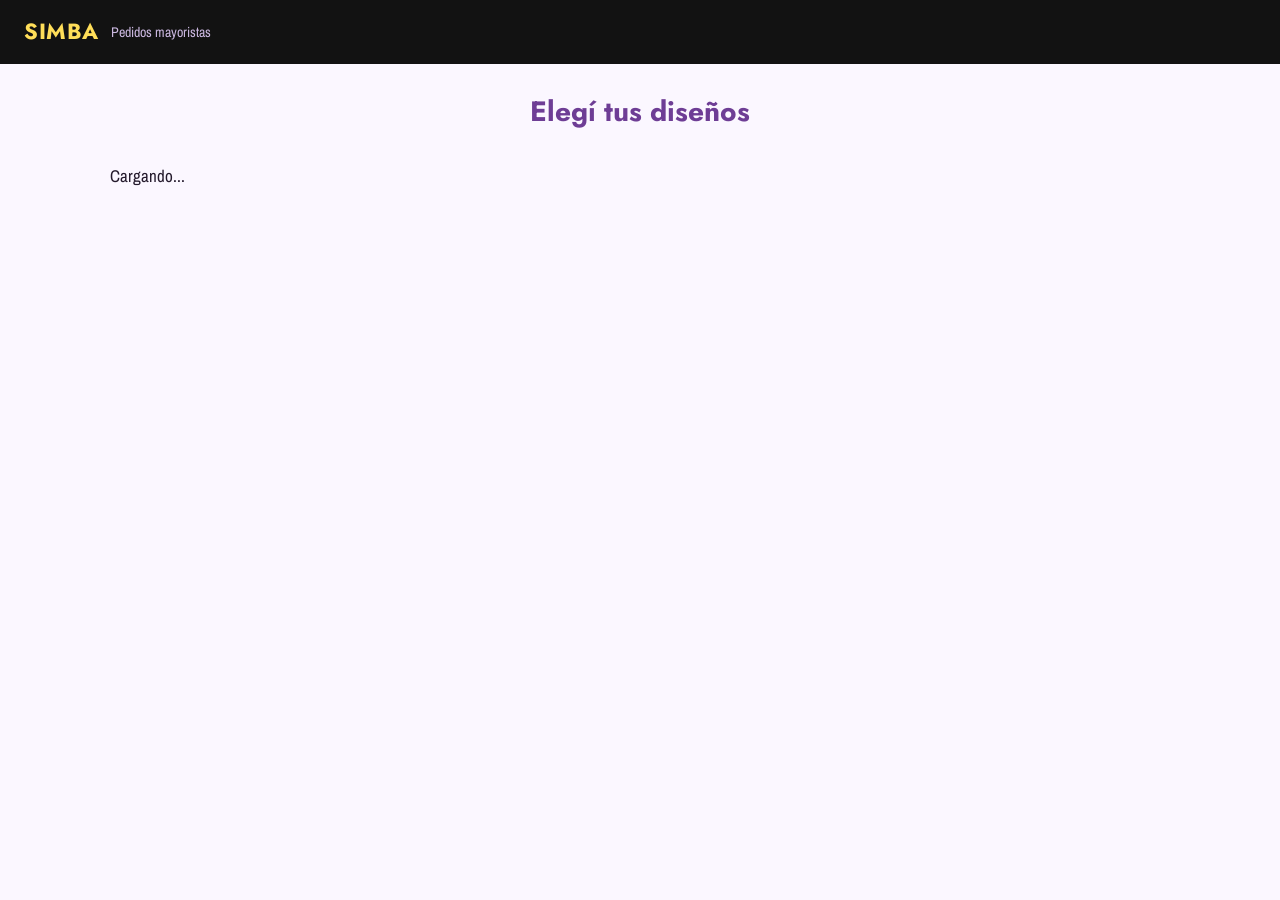
<file: landing-pedidos/mayorista/index.html>
<!DOCTYPE html>
<html lang="es">
<head>
<meta charset="UTF-8">
<meta name="viewport" content="width=device-width, initial-scale=1.0">
<title>Elegí tus diseños | SIMBA Kids UY</title>
<link rel="icon" type="image/png" href="https://cdn.shopify.com/s/files/1/0930/9575/6095/files/Diseno_sin_titulo_2.png?v=1742408340">
<meta property="og:type" content="website">
<meta property="og:title" content="Elegí tus diseños | SIMBA Kids UY">
<meta property="og:description" content="Pedidos mayoristas: elegí los diseños y enviámelos por WhatsApp.">
<meta name="twitter:card" content="summary">
<meta name="twitter:title" content="Elegí tus diseños | SIMBA Kids UY">
<meta name="twitter:description" content="Pedidos mayoristas: elegí los diseños y enviámelos por WhatsApp.">
<link rel="stylesheet" href="assets/css/styles.css">
<!-- Meta Pixel Code -->
<script>
!function(f,b,e,v,n,t,s)
{if(f.fbq)return;n=f.fbq=function(){n.callMethod?
n.callMethod.apply(n,arguments):n.queue.push(arguments)};
if(!f._fbq)f._fbq=n;n.push=n;n.loaded=!0;n.version='2.0';
n.queue=[];t=b.createElement(e);t.async=!0;
t.src=v;s=b.getElementsByTagName(e)[0];
s.parentNode.insertBefore(t,s)}(window, document,'script',
'https://connect.facebook.net/en_US/fbevents.js');
fbq('init', '511844655087071');
fbq('track', 'PageView');
</script>
<noscript><img height="1" width="1" style="display:none"
src="https://www.facebook.com/tr?id=511844655087071&ev=PageView&noscript=1"
/></noscript>
<!-- End Meta Pixel Code -->
</head>
<body>
  <div class="topbar">
    <span class="brand">SIMBA</span>
    <span class="tagline">Pedidos mayoristas</span>
  </div>

  <div class="container">
    <div class="hero">
      <h1>Elegí tus diseños</h1>
    </div>

    <div id="form-root">Cargando...</div>
  </div>

  <script src="assets/js/config.js"></script>
  <script src="data/products.js"></script>
  <script src="assets/js/data-source.js"></script>
  <script>
    const COMPONENTS = [
      { product: "panal-agua", label: "Pañales para el Agua" },
      { product: "bolsa-chica", label: "Bolsa Impermeable Chica 20x25" },
      { product: "bolsa-mediana", label: "Bolsa Impermeable Mediana 30x40" }
    ];

    const root = document.getElementById("form-root");

    const SHIPPING_OPTIONS = {
      pickup: {
        title: "Retiro en Aguada",
        detail: "A una cuadra del Palacio Legislativo. Coordinamos el retiro luego de confirmada la venta."
      },
      interior: {
        title: "Envío por DAC",
        detail: "El costo del envío se abona al recibir el pedido."
      }
    };

    const SHIPPING_FIELD_LABELS = {
      nombre: "Nombre y apellido",
      direccion: "Dirección de entrega",
      localidad: "Localidad y departamento",
      celular: "Celular de contacto"
    };

    let selections = {};
    let variantStock = {};
    let selectedShipping = "";
    let dacMode = "";
    let shippingFields = {};

    function shippingFieldKeys() {
      if (selectedShipping === "pickup") return ["nombre"];
      if (selectedShipping === "interior") {
        if (dacMode === "agencia") return ["nombre", "localidad", "celular"];
        if (dacMode === "domicilio") return ["nombre", "direccion", "localidad", "celular"];
        return null;
      }
      return [];
    }

    function shippingFieldsHTML(keys) {
      if (!keys || keys.length === 0) return "";
      return `<div class="shipping-fields">` + keys.map(k => `
        <div class="field-group">
          <label>${SHIPPING_FIELD_LABELS[k]}</label>
          <input type="text" class="field-input" data-key="${k}" value="${(shippingFields[k] || "").replace(/"/g, "&quot;")}" placeholder="${SHIPPING_FIELD_LABELS[k]}">
        </div>`).join("") + `</div>`;
    }

    function shippingOptionsHTML() {
      return Object.entries(SHIPPING_OPTIONS).map(([value, opt]) => `
        <div class="option-card-wrap" data-group="shipping" data-value="${value}">
          <label class="option-card">
            <input type="radio" name="shipping" value="${value}">
            <div class="option-text">
              <strong>${opt.title}</strong>
              <span>${opt.detail}</span>
            </div>
          </label>
          <div class="option-inline-extra" id="extra-${value}"></div>
        </div>`).join("");
    }

    function renderShippingDetails() {
      Object.keys(SHIPPING_OPTIONS).forEach(v => {
        const el = document.getElementById(`extra-${v}`);
        if (el) el.innerHTML = "";
      });
      const container = document.getElementById(`extra-${selectedShipping}`);
      if (!container) return;

      if (selectedShipping === "interior") {
        const dacOption = (value, label) => `
          <label class="option-card ${dacMode === value ? "selected" : ""}">
            <input type="radio" name="dac-mode" value="${value}" ${dacMode === value ? "checked" : ""}>
            <div class="option-text"><strong>${label}</strong></div>
          </label>`;
        container.innerHTML =
          `<div class="option-list dac-mode-list">${dacOption("agencia", "Retiro en agencia")}${dacOption("domicilio", "Enviar a mi domicilio")}</div>` +
          shippingFieldsHTML(shippingFieldKeys());

        container.querySelectorAll('input[name="dac-mode"]').forEach(r => {
          r.addEventListener("change", e => {
            dacMode = e.target.value;
            clearSectionError("shipping-error", "shipping-options");
            renderShippingDetails();
          });
        });
      } else {
        container.innerHTML = shippingFieldsHTML(shippingFieldKeys());
      }

      container.querySelectorAll(".field-input").forEach(input => {
        input.addEventListener("input", e => {
          shippingFields[e.target.dataset.key] = e.target.value;
        });
      });
    }

    function sortedVariants(variants) {
      return variants.slice().sort((a, b) => a.title.localeCompare(b.title, "es"));
    }

    function galleryHTML(variants, ci) {
      return sortedVariants(variants).map(v => {
        const out = v.stock <= 0;
        const low = !out && v.stock <= 3;
        return `
        <div class="thumb-wrap ${out ? "out" : ""}" data-ci="${ci}" data-title="${v.title}">
          <div class="thumb ${out ? "out" : ""}">
            <img src="${v.image}" alt="${v.title}" loading="lazy">
            ${low ? '<div class="low-badge">🔥 ¡ÚLTIMAS UNIDADES!</div>' : ""}
            ${out ? '<div class="out-label">SIN STOCK</div>' : ""}
            <div class="count-badge"></div>
          </div>
          <div class="thumb-name">${v.title}</div>
        </div>`;
      }).join("");
    }

    function countFor(ci) {
      return Object.values(selections[ci] || {}).reduce((a, b) => a + b, 0);
    }

    function totalCount() {
      return COMPONENTS.reduce((sum, c, ci) => sum + countFor(ci), 0);
    }

    function clearSectionError(errId, listId) {
      const errEl = document.getElementById(errId);
      if (errEl) errEl.textContent = "";
      if (listId) {
        const list = document.getElementById(listId);
        if (list) list.classList.remove("has-error");
      }
    }

    function setSectionError(errId, listId, msg) {
      const errEl = document.getElementById(errId);
      if (errEl) errEl.textContent = msg;
      if (listId) {
        const list = document.getElementById(listId);
        if (list) list.classList.add("has-error");
      }
    }

    function renderBadges(ci) {
      const galleryEl = document.getElementById(`gallery-${ci}`);
      galleryEl.querySelectorAll(".thumb-wrap").forEach(wrap => {
        const count = selections[ci][wrap.dataset.title] || 0;
        wrap.querySelector(".thumb").classList.toggle("selected", count > 0);
        wrap.querySelector(".count-badge").textContent = count > 0 ? String(count) : "";
      });

      const total = countFor(ci);
      document.getElementById(`comp-progress-${ci}`).textContent =
        total > 0 ? `Elegiste ${total} diseño${total > 1 ? "s" : ""}` : "Elegí los que quieras";
      document.getElementById(`clear-${ci}`).style.display = total > 0 ? "inline-flex" : "none";
    }

    function updateProgress() {
      const total = totalCount();
      document.getElementById("send-progress").textContent =
        `${total} ${total === 1 ? "producto elegido" : "productos elegidos"}`;
      if (total > 0) clearSectionError("items-error");
    }

    function buildWhatsAppLink() {
      const lines = ["Hola, quiero hacer un pedido mayorista:"];

      lines.push("");
      lines.push("Ya vi los diseños, me gustarían estos:");

      COMPONENTS.forEach((comp, ci) => {
        const entries = Object.entries(selections[ci]).filter(([, count]) => count > 0);
        if (entries.length === 0) return;
        lines.push("");
        lines.push(`*${comp.label}* (${countFor(ci)}):`);
        entries.forEach(([title, count]) => {
          lines.push(`- ${title}${count > 1 ? ` (x${count})` : ""}`);
        });
      });

      // Solo se usan los datos del tipo de envío elegido (puede haber quedado texto de otra opción).
      const keys = shippingFieldKeys() || [];
      const val = k => (keys.includes(k) ? (shippingFields[k] || "").trim() : "");

      lines.push("");
      if (val("nombre")) lines.push(`Mi nombre es ${val("nombre")}.`);
      if (selectedShipping === "pickup") {
        lines.push("Cuando el pedido esté listo, lo voy a retirar en su Pick-up de Aguada.");
      } else if (dacMode === "agencia") {
        lines.push(`Quiero que me lo envíen por DAC, para retirarlo en la agencia${val("localidad") ? ` de ${val("localidad")}` : ""}.`);
      } else {
        const donde = [val("direccion"), val("localidad")].filter(Boolean).join(", ");
        lines.push(`Quiero que me lo envíen por DAC a mi domicilio${donde ? ` en ${donde}` : ""}.`);
      }
      if (val("celular")) lines.push(`Mi celular es ${val("celular")}.`);

      const text = encodeURIComponent(lines.join("\n"));
      return `https://wa.me/${window.SIMBA_CONFIG.whatsappNumber}?text=${text}`;
    }

    function firstUnmetTarget() {
      if (totalCount() === 0) {
        return { el: document.getElementById("items"),
          show: () => setSectionError("items-error", null, "Elegí al menos un diseño") };
      }
      if (!selectedShipping) {
        return { el: document.getElementById("shipping-options"),
          show: () => setSectionError("shipping-error", "shipping-options", "Elegí retiro o envío") };
      }
      if (selectedShipping === "interior" && !dacMode) {
        return { el: document.getElementById("shipping-options"),
          show: () => setSectionError("shipping-error", "shipping-options", "Elegí retiro en agencia o envío a domicilio") };
      }
      return null;
    }

    async function init() {
      const products = await getProducts();

      const componentBlocks = COMPONENTS.map((comp, ci) => {
        const prod = products[comp.product];
        selections[ci] = {};
        variantStock[ci] = {};
        prod.variants.forEach(v => { variantStock[ci][v.title] = v.stock; });
        return `
          <div class="component-block" ${ci === 0 ? 'style="margin-top:0; padding-top:0; border-top:none;"' : ""}>
            <h3>${comp.label}</h3>
            <div class="hint">Tocá una foto para elegirla. Si querés el mismo diseño más de una vez, tocala de nuevo.</div>
            <div class="gallery" id="gallery-${ci}">${galleryHTML(prod.variants, ci)}</div>
            <div class="comp-footer">
              <span class="comp-progress" id="comp-progress-${ci}">Elegí los que quieras</span>
              <button type="button" class="clear-btn" id="clear-${ci}" style="display:none">Limpiar selección</button>
            </div>
          </div>`;
      }).join("");

      root.innerHTML = `
        <div id="items">${componentBlocks}</div>
        <div class="section-error" id="items-error"></div>
        <div class="component-block">
          <h3>Retiro o Envío</h3>
          <div class="option-list" id="shipping-options">
            ${shippingOptionsHTML()}
          </div>
          <div class="section-error" id="shipping-error"></div>
        </div>
        <div class="send-bar">
          <button class="send-btn" id="send-btn">Enviar pedido por WhatsApp</button>
          <div class="send-progress" id="send-progress"></div>
        </div>
      `;

      COMPONENTS.forEach((comp, ci) => {
        root.querySelectorAll(`#gallery-${ci} .thumb-wrap:not(.out)`).forEach(wrap => {
          wrap.addEventListener("click", () => {
            const title = wrap.dataset.title;
            const current = selections[ci][title] || 0;
            if (current >= variantStock[ci][title]) return;
            selections[ci][title] = current + 1;
            renderBadges(ci);
            updateProgress();
          });
        });

        document.getElementById(`clear-${ci}`).addEventListener("click", () => {
          selections[ci] = {};
          renderBadges(ci);
          updateProgress();
        });
      });

      root.querySelectorAll('input[name="shipping"]').forEach(radio => {
        radio.addEventListener("change", e => {
          selectedShipping = e.target.value;
          if (selectedShipping !== "interior") dacMode = "";
          root.querySelectorAll('.option-card-wrap[data-group="shipping"]').forEach(card => {
            card.classList.toggle("selected", card.querySelector("input").checked);
          });
          clearSectionError("shipping-error", "shipping-options");
          renderShippingDetails();
        });
      });

      document.getElementById("send-btn").addEventListener("click", () => {
        const problem = firstUnmetTarget();
        if (problem) {
          problem.show();
          problem.el.scrollIntoView({ behavior: "smooth", block: "center" });
          return;
        }
        if (typeof fbq === "function") fbq("track", "Contact");
        window.open(buildWhatsAppLink(), "_blank");
      });

      updateProgress();
    }

    init();
  </script>
</body>
</html>
</file>
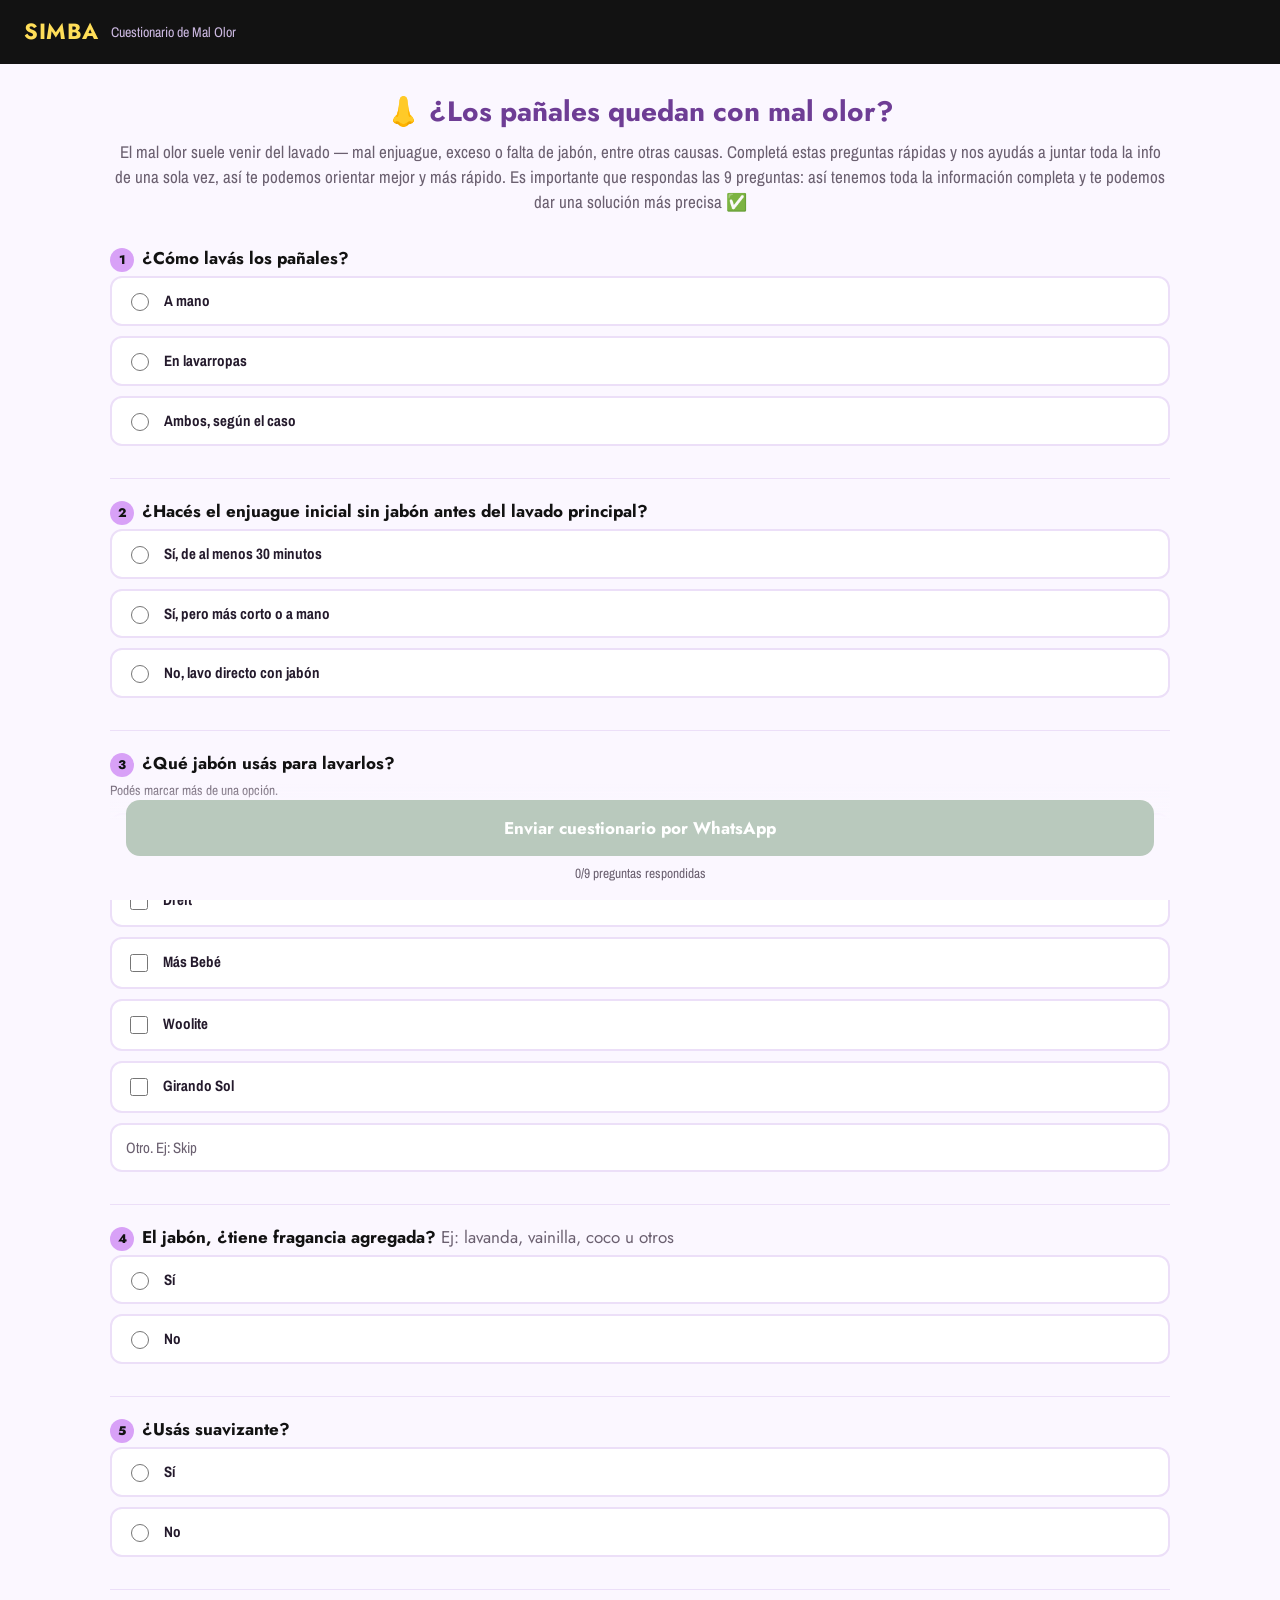
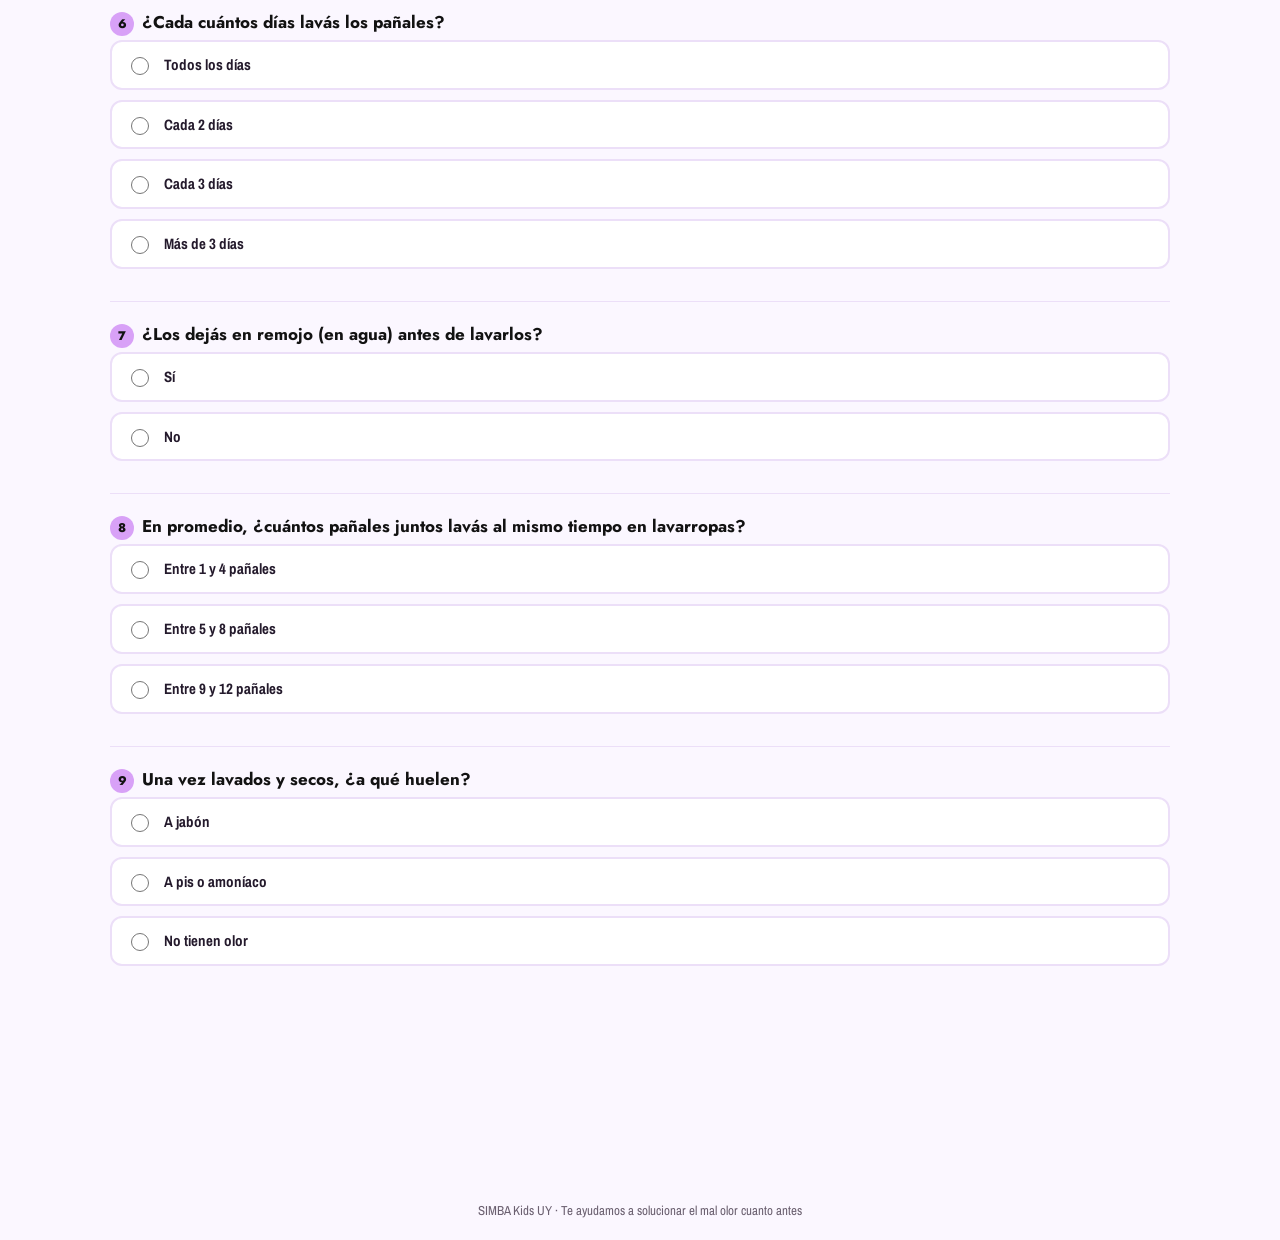
<file: landing-pedidos/olor-panales/index.html>
<!DOCTYPE html>
<html lang="es">
<head>
<meta charset="UTF-8">
<meta name="viewport" content="width=device-width, initial-scale=1.0">
<title>Cuestionario de Mal Olor | SIMBA Kids UY</title>
<link rel="icon" type="image/png" href="https://cdn.shopify.com/s/files/1/0930/9575/6095/files/Diseno_sin_titulo_2.png?v=1742408340">
<meta property="og:type" content="website">
<meta property="og:title" content="Cuestionario de Mal Olor | SIMBA Kids UY">
<meta property="og:description" content="Contanos cómo lavás los pañales y te ayudamos a solucionar el mal olor lo antes posible.">
<meta property="og:image" content="https://cdn.shopify.com/s/files/1/0930/9575/6095/files/foto_portada_para_las_landing_panales_ecologicos_simba.jpg?v=1788392374">
<meta property="og:image:width" content="1200">
<meta property="og:image:height" content="630">
<meta name="twitter:card" content="summary_large_image">
<meta name="twitter:title" content="Cuestionario de Mal Olor | SIMBA Kids UY">
<meta name="twitter:description" content="Contanos cómo lavás los pañales y te ayudamos a solucionar el mal olor lo antes posible.">
<meta name="twitter:image" content="https://cdn.shopify.com/s/files/1/0930/9575/6095/files/foto_portada_para_las_landing_panales_ecologicos_simba.jpg?v=1788392374">
<link rel="stylesheet" href="assets/css/styles.css">
<!-- Meta Pixel Code -->
<script>
!function(f,b,e,v,n,t,s)
{if(f.fbq)return;n=f.fbq=function(){n.callMethod?
n.callMethod.apply(n,arguments):n.queue.push(arguments)};
if(!f._fbq)f._fbq=n;n.push=n;n.loaded=!0;n.version='2.0';
n.queue=[];t=b.createElement(e);t.async=!0;
t.src=v;s=b.getElementsByTagName(e)[0];
s.parentNode.insertBefore(t,s)}(window, document,'script',
'https://connect.facebook.net/en_US/fbevents.js');
fbq('init', '511844655087071');
fbq('track', 'PageView');
</script>
<noscript><img height="1" width="1" style="display:none"
src="https://www.facebook.com/tr?id=511844655087071&ev=PageView&noscript=1"
/></noscript>
<!-- End Meta Pixel Code -->
</head>
<body>
  <div class="topbar">
    <span class="brand">SIMBA</span>
    <span class="tagline">Cuestionario de Mal Olor</span>
  </div>

  <div class="container">
    <div class="hero">
      <h1>👃 ¿Los pañales quedan con mal olor?</h1>
      <p>El mal olor suele venir del lavado — mal enjuague, exceso o falta de jabón, entre otras causas. Completá estas preguntas rápidas y nos ayudás a juntar toda la info de una sola vez, así te podemos orientar mejor y más rápido. Es importante que respondas las 9 preguntas: así tenemos toda la información completa y te podemos dar una solución más precisa ✅</p>
    </div>

    <div id="form-root">

      <div class="component-block" id="q-lavado" style="margin-top:0; padding-top:0; border-top:none;">
        <h3><span class="question-number">1</span>¿Cómo lavás los pañales?</h3>
        <div class="option-list" id="list-lavado">
          <label class="option-card" data-value="mano">
            <input type="radio" name="lavado" value="mano">
            <div class="option-text"><strong>A mano</strong></div>
          </label>
          <label class="option-card" data-value="lavarropas">
            <input type="radio" name="lavado" value="lavarropas">
            <div class="option-text"><strong>En lavarropas</strong></div>
          </label>
          <label class="option-card" data-value="ambos">
            <input type="radio" name="lavado" value="ambos">
            <div class="option-text"><strong>Ambos, según el caso</strong></div>
          </label>
        </div>
        <div class="section-error" id="err-lavado"></div>
      </div>

      <div class="component-block" id="q-enjuague">
        <h3><span class="question-number">2</span>¿Hacés el enjuague inicial sin jabón antes del lavado principal?</h3>
        <div class="option-list" id="list-enjuague">
          <label class="option-card" data-value="largo">
            <input type="radio" name="enjuague" value="largo">
            <div class="option-text"><strong>Sí, de al menos 30 minutos</strong></div>
          </label>
          <label class="option-card" data-value="corto">
            <input type="radio" name="enjuague" value="corto">
            <div class="option-text"><strong>Sí, pero más corto o a mano</strong></div>
          </label>
          <label class="option-card" data-value="no">
            <input type="radio" name="enjuague" value="no">
            <div class="option-text"><strong>No, lavo directo con jabón</strong></div>
          </label>
        </div>
        <div class="section-error" id="err-enjuague"></div>
      </div>

      <div class="component-block" id="q-jabon">
        <h3><span class="question-number">3</span>¿Qué jabón usás para lavarlos?</h3>
        <div class="hint">Podés marcar más de una opción.</div>
        <div class="option-list" id="list-jabon">
          <label class="option-card" data-value="momlab">
            <input type="checkbox" name="jabon" value="momlab">
            <div class="option-text"><strong>Momlab</strong></div>
          </label>
          <label class="option-card" data-value="dreft">
            <input type="checkbox" name="jabon" value="dreft">
            <div class="option-text"><strong>Dreft</strong></div>
          </label>
          <label class="option-card" data-value="masbebe">
            <input type="checkbox" name="jabon" value="masbebe">
            <div class="option-text"><strong>Más Bebé</strong></div>
          </label>
          <label class="option-card" data-value="woolite">
            <input type="checkbox" name="jabon" value="woolite">
            <div class="option-text"><strong>Woolite</strong></div>
          </label>
          <label class="option-card" data-value="girasol">
            <input type="checkbox" name="jabon" value="girasol">
            <div class="option-text"><strong>Girando Sol</strong></div>
          </label>
          <input type="text" class="other-input" id="input-jabon-otro" placeholder="Otro. Ej: Skip">
        </div>
        <div class="section-error" id="err-jabon"></div>
      </div>

      <div class="component-block" id="q-fragancia">
        <h3><span class="question-number">4</span>El jabón, ¿tiene fragancia agregada? <span style="font-weight:400; color:var(--text-muted);">Ej: lavanda, vainilla, coco u otros</span></h3>
        <div class="option-list" id="list-fragancia">
          <label class="option-card" data-value="si">
            <input type="radio" name="fragancia" value="si">
            <div class="option-text"><strong>Sí</strong></div>
          </label>
          <label class="option-card" data-value="no">
            <input type="radio" name="fragancia" value="no">
            <div class="option-text"><strong>No</strong></div>
          </label>
        </div>
        <div class="section-error" id="err-fragancia"></div>
      </div>

      <div class="component-block" id="q-suavizante">
        <h3><span class="question-number">5</span>¿Usás suavizante?</h3>
        <div class="option-list" id="list-suavizante">
          <label class="option-card" data-value="si">
            <input type="radio" name="suavizante" value="si">
            <div class="option-text"><strong>Sí</strong></div>
          </label>
          <label class="option-card" data-value="no">
            <input type="radio" name="suavizante" value="no">
            <div class="option-text"><strong>No</strong></div>
          </label>
        </div>
        <div class="section-error" id="err-suavizante"></div>
      </div>

      <div class="component-block" id="q-frecuencia">
        <h3><span class="question-number">6</span>¿Cada cuántos días lavás los pañales?</h3>
        <div class="option-list" id="list-frecuencia">
          <label class="option-card" data-value="diario">
            <input type="radio" name="frecuencia" value="diario">
            <div class="option-text"><strong>Todos los días</strong></div>
          </label>
          <label class="option-card" data-value="2dias">
            <input type="radio" name="frecuencia" value="2dias">
            <div class="option-text"><strong>Cada 2 días</strong></div>
          </label>
          <label class="option-card" data-value="3dias">
            <input type="radio" name="frecuencia" value="3dias">
            <div class="option-text"><strong>Cada 3 días</strong></div>
          </label>
          <label class="option-card" data-value="mas3">
            <input type="radio" name="frecuencia" value="mas3">
            <div class="option-text"><strong>Más de 3 días</strong></div>
          </label>
        </div>
        <div class="section-error" id="err-frecuencia"></div>
      </div>

      <div class="component-block" id="q-remojo">
        <h3><span class="question-number">7</span>¿Los dejás en remojo (en agua) antes de lavarlos?</h3>
        <div class="option-list" id="list-remojo">
          <label class="option-card" data-value="si">
            <input type="radio" name="remojo" value="si">
            <div class="option-text"><strong>Sí</strong></div>
          </label>
          <label class="option-card" data-value="no">
            <input type="radio" name="remojo" value="no">
            <div class="option-text"><strong>No</strong></div>
          </label>
        </div>
        <div class="section-error" id="err-remojo"></div>
      </div>

      <div class="component-block" id="q-cantidad">
        <h3><span class="question-number">8</span>En promedio, ¿cuántos pañales juntos lavás al mismo tiempo en lavarropas?</h3>
        <div class="option-list" id="list-cantidad">
          <label class="option-card" data-value="1-4">
            <input type="radio" name="cantidad" value="1-4">
            <div class="option-text"><strong>Entre 1 y 4 pañales</strong></div>
          </label>
          <label class="option-card" data-value="5-8">
            <input type="radio" name="cantidad" value="5-8">
            <div class="option-text"><strong>Entre 5 y 8 pañales</strong></div>
          </label>
          <label class="option-card" data-value="9-12">
            <input type="radio" name="cantidad" value="9-12">
            <div class="option-text"><strong>Entre 9 y 12 pañales</strong></div>
          </label>
        </div>
        <div class="section-error" id="err-cantidad"></div>
      </div>

      <div class="component-block" id="q-olor">
        <h3><span class="question-number">9</span>Una vez lavados y secos, ¿a qué huelen?</h3>
        <div class="option-list" id="list-olor">
          <label class="option-card" data-value="jabon">
            <input type="radio" name="olor" value="jabon">
            <div class="option-text"><strong>A jabón</strong></div>
          </label>
          <label class="option-card" data-value="amoniaco">
            <input type="radio" name="olor" value="amoniaco">
            <div class="option-text"><strong>A pis o amoníaco</strong></div>
          </label>
          <label class="option-card" data-value="ninguno">
            <input type="radio" name="olor" value="ninguno">
            <div class="option-text"><strong>No tienen olor</strong></div>
          </label>
        </div>
        <div class="section-error" id="err-olor"></div>
      </div>

      <div class="send-bar">
        <button class="send-btn" id="send-btn">Enviar cuestionario por WhatsApp</button>
        <div class="send-progress" id="send-progress"></div>
      </div>

    </div>
  </div>

  <footer class="site-footer">SIMBA Kids UY · Te ayudamos a solucionar el mal olor cuanto antes</footer>

  <script src="assets/js/config.js"></script>
  <script>
    const state = {
      lavado: null,
      enjuague: null,
      jabones: new Set(),
      jabonOtro: "",
      fragancia: null,
      suavizante: null,
      frecuencia: null,
      remojo: null,
      cantidad: null,
      olor: null
    };

    function bindRadioGroup(listId, name, stateKey, onChange) {
      const list = document.getElementById(listId);
      list.querySelectorAll(`input[name="${name}"]`).forEach(radio => {
        radio.addEventListener("change", e => {
          state[stateKey] = e.target.value;
          list.querySelectorAll(".option-card").forEach(card => {
            card.classList.toggle("selected", card.dataset.value === e.target.value);
          });
          if (onChange) onChange(e.target.value);
          updateSendState();
        });
      });
    }

    bindRadioGroup("list-lavado", "lavado", "lavado");
    bindRadioGroup("list-enjuague", "enjuague", "enjuague");
    bindRadioGroup("list-fragancia", "fragancia", "fragancia");
    bindRadioGroup("list-suavizante", "suavizante", "suavizante");
    bindRadioGroup("list-frecuencia", "frecuencia", "frecuencia");
    bindRadioGroup("list-remojo", "remojo", "remojo");
    bindRadioGroup("list-cantidad", "cantidad", "cantidad");
    bindRadioGroup("list-olor", "olor", "olor");

    document.querySelectorAll('#list-jabon input[name="jabon"]').forEach(checkbox => {
      checkbox.addEventListener("change", e => {
        const card = e.target.closest(".option-card");
        if (e.target.checked) {
          state.jabones.add(e.target.value);
          card.classList.add("selected");
        } else {
          state.jabones.delete(e.target.value);
          card.classList.remove("selected");
        }
        updateSendState();
      });
    });

    document.getElementById("input-jabon-otro").addEventListener("input", e => {
      state.jabonOtro = e.target.value;
      e.target.classList.toggle("filled", e.target.value.trim().length > 0);
      updateSendState();
    });

    function setError(id, msg) {
      const el = document.getElementById(id);
      if (el) el.textContent = msg;
    }

    function clearErrors() {
      document.querySelectorAll(".section-error").forEach(el => { el.textContent = ""; });
    }

    function checks() {
      return [
        { ok: !!state.lavado, target: "q-lavado", err: "err-lavado", msg: "Elegí una opción" },
        { ok: !!state.enjuague, target: "q-enjuague", err: "err-enjuague", msg: "Elegí una opción" },
        { ok: state.jabones.size > 0 || state.jabonOtro.trim().length > 0, target: "q-jabon", err: "err-jabon", msg: "Elegí al menos una opción" },
        { ok: !!state.fragancia, target: "q-fragancia", err: "err-fragancia", msg: "Elegí una opción" },
        { ok: !!state.suavizante, target: "q-suavizante", err: "err-suavizante", msg: "Elegí una opción" },
        { ok: !!state.frecuencia, target: "q-frecuencia", err: "err-frecuencia", msg: "Elegí una opción" },
        { ok: !!state.remojo, target: "q-remojo", err: "err-remojo", msg: "Elegí una opción" },
        { ok: !!state.cantidad, target: "q-cantidad", err: "err-cantidad", msg: "Elegí una opción" },
        { ok: !!state.olor, target: "q-olor", err: "err-olor", msg: "Elegí una opción" }
      ];
    }

    function questionsAnswered() {
      return checks().filter(c => c.ok).length;
    }

    function updateSendState() {
      const progress = document.getElementById("send-progress");
      const btn = document.getElementById("send-btn");
      const answered = questionsAnswered();

      const failed = checks().find(c => !c.ok);
      clearErrors();
      btn.classList.toggle("send-btn--incomplete", !!failed);
      progress.textContent = `${answered}/9 preguntas respondidas`;
    }

    const LAVADO_LABELS = { mano: "A mano", lavarropas: "En lavarropas", ambos: "Ambos, según el caso" };
    const ENJUAGUE_LABELS = {
      largo: "Sí, de al menos 30 minutos",
      corto: "Sí, pero más corto o a mano",
      no: "No, lavo directo con jabón"
    };
    const JABON_LABELS = { momlab: "Momlab", dreft: "Dreft", masbebe: "Más Bebé", woolite: "Woolite", girasol: "Girando Sol" };
    const SI_NO_LABELS = { si: "Sí", no: "No" };
    const FRECUENCIA_LABELS = { diario: "Todos los días", "2dias": "Cada 2 días", "3dias": "Cada 3 días", mas3: "Más de 3 días" };
    const CANTIDAD_LABELS = { "1-4": "Entre 1 y 4 pañales", "5-8": "Entre 5 y 8 pañales", "9-12": "Entre 9 y 12 pañales" };
    const OLOR_LABELS = { jabon: "A jabón", amoniaco: "A pis o amoníaco", ninguno: "No tienen olor" };

    function buildWhatsAppLink() {
      const jabonesArr = [...state.jabones].map(j => JABON_LABELS[j]);
      if (state.jabonOtro.trim()) jabonesArr.push(state.jabonOtro.trim());
      const jabonLabel = jabonesArr.join(", ");

      const lines = ["Hola, les comparto la info sobre cómo estoy lavando los pañales:", ""];
      lines.push(`🧺 Cómo lava: ${LAVADO_LABELS[state.lavado]}`);
      lines.push(`💧 Enjuague inicial sin jabón: ${ENJUAGUE_LABELS[state.enjuague]}`);
      lines.push(`🧼 Jabón que usa: ${jabonLabel}`);
      lines.push(`🌸 Jabón con fragancia agregada: ${SI_NO_LABELS[state.fragancia]}`);
      lines.push(`🧴 Usa suavizante: ${SI_NO_LABELS[state.suavizante]}`);
      lines.push(`📅 Cada cuántos días lava: ${FRECUENCIA_LABELS[state.frecuencia]}`);
      lines.push(`🪣 Deja en remojo antes de lavar: ${SI_NO_LABELS[state.remojo]}`);
      lines.push(`🔢 Cantidad de pañales por lavado (lavarropas): ${CANTIDAD_LABELS[state.cantidad]}`);
      lines.push(`👃 Olor una vez lavados y secos: ${OLOR_LABELS[state.olor]}`);

      const text = encodeURIComponent(lines.join("\n"));
      return `https://wa.me/${window.SIMBA_CONFIG.whatsappNumber}?text=${text}`;
    }

    document.getElementById("send-btn").addEventListener("click", () => {
      const failed = checks().find(c => !c.ok);
      if (failed) {
        setError(failed.err, failed.msg);
        document.getElementById(failed.target).scrollIntoView({ behavior: "smooth", block: "center" });
        return;
      }
      if (typeof fbq === "function") fbq("track", "Contact");
      window.open(buildWhatsAppLink(), "_blank");
    });

    updateSendState();
  </script>
</body>
</html>
</file>
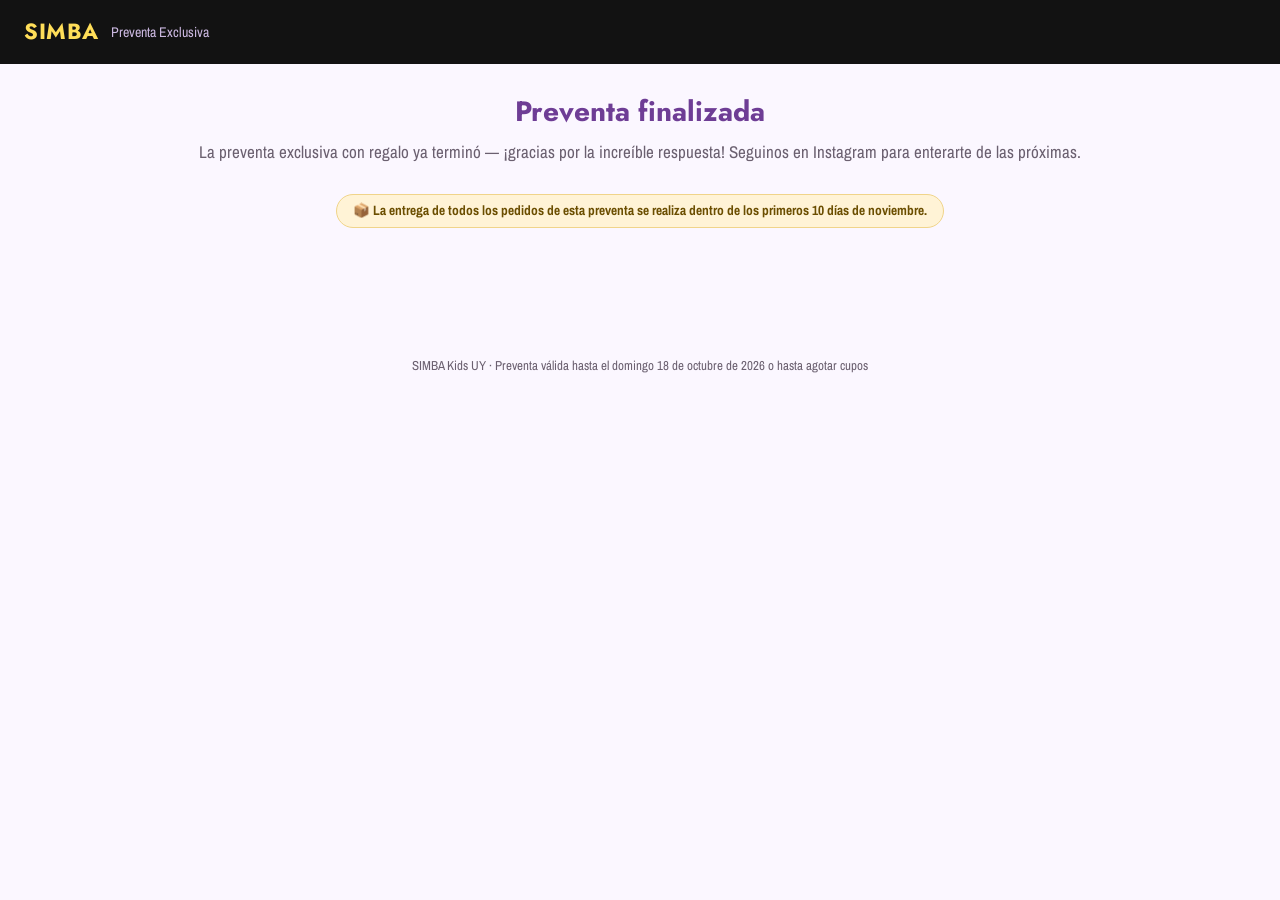
<file: landing-pedidos/preventa/index.html>
<!DOCTYPE html>
<html lang="es">
<head>
<meta charset="UTF-8">
<meta name="viewport" content="width=device-width, initial-scale=1.0">
<title>Preventa Exclusiva | SIMBA Kids UY</title>
<link rel="icon" type="image/png" href="https://cdn.shopify.com/s/files/1/0930/9575/6095/files/Diseno_sin_titulo_2.png?v=1742408340">
<meta property="og:type" content="website">
<meta property="og:title" content="🎁 Preventa Exclusiva | SIMBA Kids UY">
<meta property="og:description" content="Comprá uno de estos packs en preventa y con regalos exclusivos. Válida hasta el domingo 18 de octubre. Entrega dentro de los primeros 10 días de noviembre.">
<meta property="og:image" content="https://cdn.shopify.com/s/files/1/0930/9575/6095/files/foto_portada_para_las_landing_panales_ecologicos_simba.jpg?v=1788392374">
<meta property="og:image:width" content="1200">
<meta property="og:image:height" content="630">
<meta name="twitter:card" content="summary_large_image">
<meta name="twitter:title" content="🎁 Preventa Exclusiva | SIMBA Kids UY">
<meta name="twitter:description" content="Comprá uno de estos packs en preventa y con regalos exclusivos. Válida hasta el domingo 18 de octubre. Entrega dentro de los primeros 10 días de noviembre.">
<meta name="twitter:image" content="https://cdn.shopify.com/s/files/1/0930/9575/6095/files/foto_portada_para_las_landing_panales_ecologicos_simba.jpg?v=1788392374">
<link rel="stylesheet" href="assets/css/styles.css">
<!-- Meta Pixel Code -->
<script>
!function(f,b,e,v,n,t,s)
{if(f.fbq)return;n=f.fbq=function(){n.callMethod?
n.callMethod.apply(n,arguments):n.queue.push(arguments)};
if(!f._fbq)f._fbq=n;n.push=n;n.loaded=!0;n.version='2.0';
n.queue=[];t=b.createElement(e);t.async=!0;
t.src=v;s=b.getElementsByTagName(e)[0];
s.parentNode.insertBefore(t,s)}(window, document,'script',
'https://connect.facebook.net/en_US/fbevents.js');
fbq('init', '511844655087071');
fbq('track', 'PageView');
</script>
<noscript><img height="1" width="1" style="display:none"
src="https://www.facebook.com/tr?id=511844655087071&ev=PageView&noscript=1"
/></noscript>
<!-- End Meta Pixel Code -->
</head>
<body>
  <div class="topbar">
    <span class="brand">SIMBA</span>
    <span class="tagline">Preventa Exclusiva</span>
  </div>

  <div class="container">
    <div class="hero">
      <span class="discount-badge hero-badge">🎁 PREVENTA EXCLUSIVA</span>
      <h1>Preventa Exclusiva — con regalo incluido</h1>
      <p>Comprá uno de estos packs en preventa y llevate un regalo exclusivo de pañales para el agua (¡vos elegís el diseño!). Válida por tiempo limitado, hasta el <strong>domingo 18 de octubre</strong>. Elegí tu pack, tus diseños, y coordinamos todo por WhatsApp.</p>
      <p class="delivery-info">📦 La entrega de todos los pedidos de esta preventa se realiza dentro de los primeros 10 días de noviembre.</p>
    </div>

    <div id="preventa-section">
      <div class="pack-grid" id="grid-preventa"></div>
    </div>
  </div>

  <footer class="site-footer">SIMBA Kids UY · Preventa válida hasta el domingo 18 de octubre de 2026 o hasta agotar cupos</footer>

  <script src="assets/js/config.js"></script>
  <script src="data/products.js"></script>
  <script src="data/packs.js"></script>
  <script src="assets/js/data-source.js"></script>
  <script>
    // Fin de la preventa: domingo 18/10/2026 a las 23:59:59 hora Uruguay (UTC-3).
    const PREVENTA_DEADLINE = new Date("2026-10-19T00:00:00-03:00");

    function preventaActiva() {
      return new Date() < PREVENTA_DEADLINE;
    }

    function cardHTML(pack) {
      const badge = pack.badge ? `<span class="badge">${pack.badge}</span>` : "";
      return `
        <a class="pack-card" href="pack.html?slug=${pack.slug}">
          <div class="card-image-wrap">
            <img src="${pack.image}" alt="${pack.name}" loading="lazy">
            ${badge}
          </div>
          <div class="info">
            <div class="name">${pack.name}</div>
            <div class="subtitle">${pack.subtitle}</div>
          </div>
        </a>`;
    }

    getPacks().then(packs => {
      if (!preventaActiva()) {
        const badge = document.querySelector(".hero-badge");
        if (badge) badge.style.display = "none";
        document.querySelector(".hero h1").textContent = "Preventa finalizada";
        document.querySelector(".hero p").textContent = "La preventa exclusiva con regalo ya terminó — ¡gracias por la increíble respuesta! Seguinos en Instagram para enterarte de las próximas.";
        document.getElementById("grid-preventa").innerHTML = "";
        return;
      }

      const visible = packs.filter(p => p.active !== false);
      document.getElementById("grid-preventa").innerHTML = visible.map(cardHTML).join("");
    });
  </script>
</body>
</html>
</file>
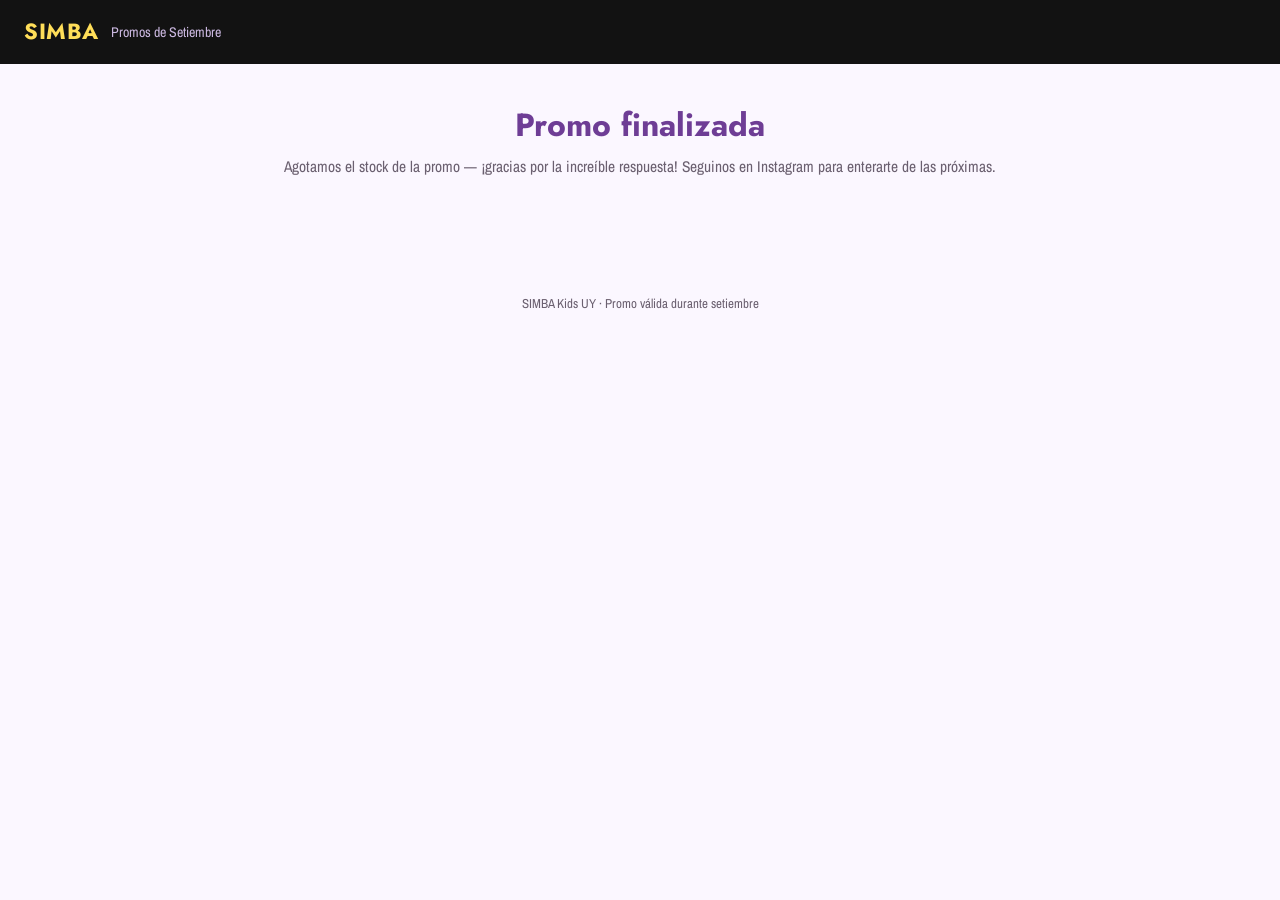
<file: landing-pedidos/promo-setiembre/index.html>
<!DOCTYPE html>
<html lang="es">
<head>
<meta charset="UTF-8">
<meta name="viewport" content="width=device-width, initial-scale=1.0">
<title>Promos de Setiembre | SIMBA Kids UY</title>
<link rel="icon" type="image/png" href="https://cdn.shopify.com/s/files/1/0930/9575/6095/files/Diseno_sin_titulo_2.png?v=1742408340">
<meta property="og:type" content="website">
<meta property="og:title" content="🔥 Liquidación Final DryFit Café | SIMBA Kids UY">
<meta property="og:description" content="Hasta 35% OFF, solo por setiembre y hasta agotar stock. Elegí tu promo y tus diseños.">
<meta property="og:image" content="https://cdn.shopify.com/s/files/1/0930/9575/6095/files/foto_portada_para_las_landing_panales_ecologicos_simba.jpg?v=1788392374">
<meta property="og:image:width" content="1200">
<meta property="og:image:height" content="630">
<meta name="twitter:card" content="summary_large_image">
<meta name="twitter:title" content="🔥 Liquidación Final DryFit Café | SIMBA Kids UY">
<meta name="twitter:description" content="Hasta 35% OFF, solo por setiembre y hasta agotar stock. Elegí tu promo y tus diseños.">
<meta name="twitter:image" content="https://cdn.shopify.com/s/files/1/0930/9575/6095/files/foto_portada_para_las_landing_panales_ecologicos_simba.jpg?v=1788392374">
<link rel="stylesheet" href="assets/css/styles.css">
<!-- Meta Pixel Code -->
<script>
!function(f,b,e,v,n,t,s)
{if(f.fbq)return;n=f.fbq=function(){n.callMethod?
n.callMethod.apply(n,arguments):n.queue.push(arguments)};
if(!f._fbq)f._fbq=n;n.push=n;n.loaded=!0;n.version='2.0';
n.queue=[];t=b.createElement(e);t.async=!0;
t.src=v;s=b.getElementsByTagName(e)[0];
s.parentNode.insertBefore(t,s)}(window, document,'script',
'https://connect.facebook.net/en_US/fbevents.js');
fbq('init', '511844655087071');
fbq('track', 'PageView');
</script>
<noscript><img height="1" width="1" style="display:none"
src="https://www.facebook.com/tr?id=511844655087071&ev=PageView&noscript=1"
/></noscript>
<!-- End Meta Pixel Code -->
</head>
<body>
  <div class="topbar">
    <span class="brand">SIMBA</span>
    <span class="tagline">Promos de Setiembre</span>
  </div>

  <div class="container">
    <div class="hero">
      <span class="discount-badge hero-badge">HASTA 35% OFF</span>
      <h1>🔥 Liquidación Final DryFit Café</h1>
      <p>Solo por setiembre y hasta agotar stock. Elegí tu promo, tus diseños, y coordinamos todo por WhatsApp.</p>
    </div>

    <div id="promo-section">
      <div class="pack-grid" id="grid-promo"></div>
    </div>
  </div>

  <footer class="site-footer">SIMBA Kids UY · Promo válida durante setiembre</footer>

  <script src="assets/js/config.js"></script>
  <script src="data/products.js"></script>
  <script src="data/packs.js"></script>
  <script src="assets/js/data-source.js"></script>
  <script>
    function discountPercent(original, promo) {
      return Math.round((1 - promo / original) * 100);
    }

    function cardPriceHTML(pack) {
      const promo = pack.mode === "individual" ? pack.unitPrice : pack.price;
      const suffix = pack.mode === "individual" ? " c/u" : "";
      const pct = discountPercent(pack.originalPrice, promo);
      return `
        <div class="price-tag">
          <span class="original-price">$U ${pack.originalPrice.toLocaleString("es-UY")}${suffix}</span>
          <span class="promo-price">$U ${promo.toLocaleString("es-UY")}${suffix}</span>
          <span class="discount-badge">${pct}% OFF</span>
        </div>`;
    }

    function cardHTML(pack) {
      const badge = pack.badge ? `<span class="badge">${pack.badge}</span>` : "";
      return `
        <a class="pack-card" href="pack.html?slug=${pack.slug}">
          ${badge}
          <img src="${pack.image}" alt="${pack.name}" loading="lazy">
          <div class="info">
            <div class="name">${pack.name}</div>
            <div class="subtitle">${pack.subtitle}</div>
            ${cardPriceHTML(pack)}
          </div>
        </a>`;
    }

    getPacks().then(packs => {
      const visible = packs.filter(p => p.active !== false);

      if (visible.length === 0) {
        const badge = document.querySelector(".hero-badge");
        if (badge) badge.style.display = "none";
        document.querySelector(".hero h1").textContent = "Promo finalizada";
        document.querySelector(".hero p").textContent = "Agotamos el stock de la promo — ¡gracias por la increíble respuesta! Seguinos en Instagram para enterarte de las próximas.";
        document.getElementById("grid-promo").innerHTML = "";
        return;
      }

      document.getElementById("grid-promo").innerHTML = visible.map(cardHTML).join("");
    });
  </script>
</body>
</html>
</file>
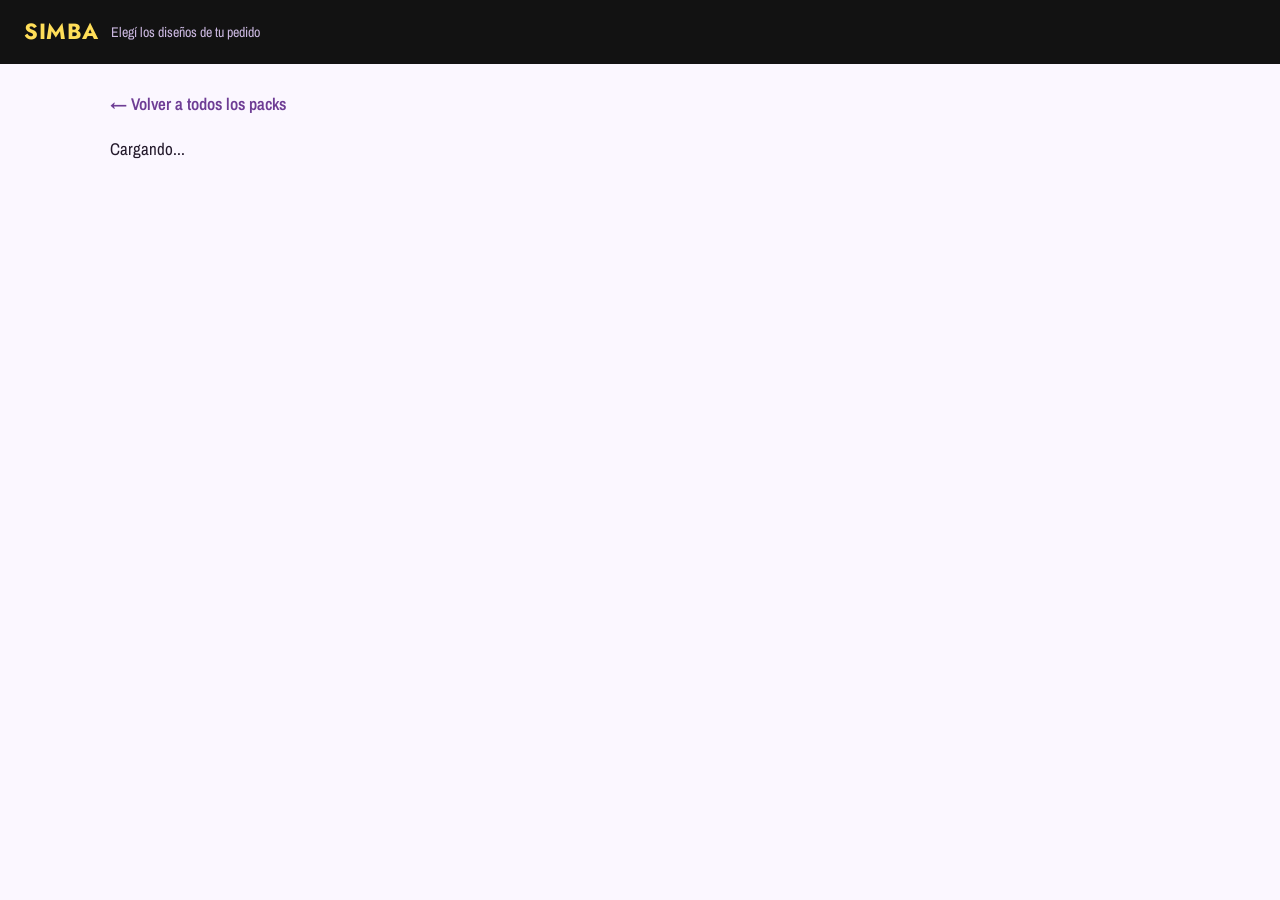
<file: landing-pedidos/pack.html>
<!DOCTYPE html>
<html lang="es">
<head>
<meta charset="UTF-8">
<meta name="viewport" content="width=device-width, initial-scale=1.0">
<title id="page-title">Elegí tus diseños | SIMBA Kids UY</title>
<link rel="icon" type="image/png" href="https://cdn.shopify.com/s/files/1/0930/9575/6095/files/Diseno_sin_titulo_2.png?v=1742408340">
<meta property="og:type" content="website">
<meta property="og:title" content="SIMBA Kids UY - Elegí tus diseños">
<meta property="og:description" content="Elegí tu pack, mirá los diseños disponibles, seleccioná los tuyos y enviámelos por WhatsApp.">
<meta property="og:image" content="https://cdn.shopify.com/s/files/1/0930/9575/6095/files/foto_portada_para_las_landing_panales_ecologicos_simba.jpg?v=1788392374">
<meta property="og:image:width" content="1200">
<meta property="og:image:height" content="630">
<meta name="twitter:card" content="summary_large_image">
<meta name="twitter:title" content="SIMBA Kids UY - Elegí tus diseños">
<meta name="twitter:description" content="Elegí tu pack, mirá los diseños disponibles, seleccioná los tuyos y enviámelos por WhatsApp.">
<meta name="twitter:image" content="https://cdn.shopify.com/s/files/1/0930/9575/6095/files/foto_portada_para_las_landing_panales_ecologicos_simba.jpg?v=1788392374">
<link rel="stylesheet" href="assets/css/styles.css">
<!-- Meta Pixel Code -->
<script>
!function(f,b,e,v,n,t,s)
{if(f.fbq)return;n=f.fbq=function(){n.callMethod?
n.callMethod.apply(n,arguments):n.queue.push(arguments)};
if(!f._fbq)f._fbq=n;n.push=n;n.loaded=!0;n.version='2.0';
n.queue=[];t=b.createElement(e);t.async=!0;
t.src=v;s=b.getElementsByTagName(e)[0];
s.parentNode.insertBefore(t,s)}(window, document,'script',
'https://connect.facebook.net/en_US/fbevents.js');
fbq('init', '511844655087071');
fbq('track', 'PageView');
</script>
<noscript><img height="1" width="1" style="display:none"
src="https://www.facebook.com/tr?id=511844655087071&ev=PageView&noscript=1"
/></noscript>
<!-- End Meta Pixel Code -->
</head>
<body>
  <div class="topbar">
    <span class="brand">SIMBA</span>
    <span class="tagline">Elegí los diseños de tu pedido</span>
  </div>

  <div class="container">
    <a class="back-link" href="index.html">&larr; Volver a todos los packs</a>

    <div id="pack-root">Cargando...</div>
  </div>

  <script src="assets/js/config.js"></script>
  <script src="data/products.js"></script>
  <script src="data/packs.js"></script>
  <script src="assets/js/data-source.js"></script>
  <script>
    const params = new URLSearchParams(location.search);
    const slug = params.get("slug");
    const root = document.getElementById("pack-root");

    const SHIPPING_OPTIONS = {
      pickup: {
        title: "Retiro en Aguada",
        detail: "A una cuadra del Palacio Legislativo. Coordinamos el retiro luego de confirmada la venta.",
        message: "Retiro en Aguada",
        cost: 0
      },
      montevideo: {
        title: "Envío en Montevideo — $U 200",
        detail: "Se suma al total del pedido.",
        message: "Envío en Montevideo",
        cost: 200
      },
      interior: {
        title: "Envío al resto del país (DAC)",
        detail: "El costo del envío se abona al recibir el pedido.",
        message: "Envío por DAC",
        cost: 0
      }
    };

    const FREE_SHIPPING_THRESHOLD = 3500;

    const PAYMENT_OPTIONS = {
      transferencia: {
        title: "Transferencia bancaria o depósito",
        detail: "Redes de cobranza (Abitab, Redpagos, etc.)",
        message: "Voy a abonar por transferencia bancaria o depósito en redes de cobranza, ¿me pasás el número de cuenta?"
      },
      tarjeta: {
        title: "Link de pago con tarjeta",
        detail: "Hasta 12 cuotas sin recargo.",
        message: "Voy a abonar con tarjeta, ¿podrías enviarme el link de pago?"
      }
    };

    const SHIPPING_FIELD_LABELS = {
      nombre: "Nombre y apellido",
      direccion: "Dirección de entrega",
      localidad: "Localidad y departamento",
      celular: "Celular de contacto"
    };

    function shippingFieldKeys() {
      if (selectedShipping === "pickup") return ["nombre"];
      if (selectedShipping === "montevideo") return ["nombre", "direccion", "celular"];
      if (selectedShipping === "interior") {
        if (dacMode === "agencia") return ["nombre", "localidad", "celular"];
        if (dacMode === "domicilio") return ["nombre", "direccion", "localidad", "celular"];
        return null;
      }
      return [];
    }

    function shippingFieldsHTML(keys) {
      if (!keys || keys.length === 0) return "";
      return `<div class="shipping-fields">` + keys.map(k => `
        <div class="field-group">
          <label>${SHIPPING_FIELD_LABELS[k]}</label>
          <input type="text" class="field-input" data-key="${k}" value="${(shippingFields[k] || "").replace(/"/g, "&quot;")}" placeholder="${SHIPPING_FIELD_LABELS[k]}">
        </div>`).join("") + `</div>`;
    }

    function shippingOptionsHTML() {
      return Object.entries(SHIPPING_OPTIONS).map(([value, opt]) => `
        <div class="option-card-wrap" data-group="shipping" data-value="${value}">
          <label class="option-card">
            <input type="radio" name="shipping" value="${value}">
            <div class="option-text">
              <strong>${opt.title}</strong>
              <span>${opt.detail}</span>
            </div>
          </label>
          <div class="option-inline-extra" id="extra-${value}"></div>
        </div>`).join("");
    }

    function renderShippingDetails(pack) {
      Object.keys(SHIPPING_OPTIONS).forEach(v => {
        const el = document.getElementById(`extra-${v}`);
        if (el) el.innerHTML = "";
      });
      const container = document.getElementById(`extra-${selectedShipping}`);
      if (!container) return;

      if (selectedShipping === "interior") {
        const dacOption = (value, label) => `
          <label class="option-card ${dacMode === value ? "selected" : ""}">
            <input type="radio" name="dac-mode" value="${value}" ${dacMode === value ? "checked" : ""}>
            <div class="option-text"><strong>${label}</strong></div>
          </label>`;
        container.innerHTML =
          `<div class="option-list dac-mode-list">${dacOption("agencia", "Retiro en agencia")}${dacOption("domicilio", "Enviar a mi domicilio")}</div>` +
          shippingFieldsHTML(shippingFieldKeys());

        container.querySelectorAll('input[name="dac-mode"]').forEach(r => {
          r.addEventListener("change", e => {
            dacMode = e.target.value;
            renderShippingDetails(pack);
            updateSendState(pack);
          });
        });
      } else {
        container.innerHTML = shippingFieldsHTML(shippingFieldKeys());
      }

      container.querySelectorAll(".field-input").forEach(input => {
        input.addEventListener("input", e => {
          shippingFields[e.target.dataset.key] = e.target.value;
          updateSendState(pack);
        });
      });
    }

    function formatMoney(n) {
      return "$U " + n.toLocaleString("es-UY");
    }

    function sortedVariants(variants) {
      return variants.slice().sort((a, b) => a.title.localeCompare(b.title, "es"));
    }

    function galleryHTML(variants, ci) {
      return sortedVariants(variants).map(v => {
        const out = v.stock <= 0;
        const low = !out && v.stock <= 3;
        return `
        <div class="thumb-wrap ${out ? "out" : ""}" data-ci="${ci}" data-title="${v.title}">
          <div class="thumb ${out ? "out" : ""}">
            <img src="${v.image}" alt="${v.title}" loading="lazy">
            ${low ? '<div class="low-badge">🔥 ¡ÚLTIMAS UNIDADES!</div>' : ""}
            ${out ? '<div class="out-label">SIN STOCK</div>' : ""}
            <div class="count-badge"></div>
          </div>
          <div class="thumb-name">${v.title}</div>
        </div>`;
      }).join("");
    }

    function sizeChartHTML(url) {
      return `
        <a class="size-chart" href="${url}" target="_blank" rel="noopener">
          <div class="size-chart-title">📏 Tabla de talles</div>
          <img src="${url}" alt="Tabla de talles" loading="lazy">
          <span>Tocá la imagen para verla en grande</span>
        </a>`;
    }

    function compProgressText(comp, total) {
      if (comp.qty === null) {
        return total > 0 ? `Elegiste ${total} diseño${total > 1 ? "s" : ""}` : "Elegí los que quieras";
      }
      return total >= comp.qty ? `✅ Elegiste tus ${comp.qty} diseño${comp.qty > 1 ? "s" : ""}` : `Elegiste ${total} de ${comp.qty}`;
    }

    function componentSatisfied(comp, total) {
      return comp.qty === null ? total >= 1 : total >= comp.qty;
    }

    function renderBadges(pack, ci) {
      const comp = pack.components[ci];
      const galleryEl = document.getElementById(`gallery-${ci}`);
      galleryEl.querySelectorAll(".thumb-wrap").forEach(wrap => {
        const count = selections[ci][wrap.dataset.title] || 0;
        const thumb = wrap.querySelector(".thumb");
        const badge = wrap.querySelector(".count-badge");
        thumb.classList.toggle("selected", count > 0);
        badge.textContent = count > 0 ? String(count) : "";
      });

      const total = countFor(ci);
      document.getElementById(`comp-progress-${ci}`).textContent = compProgressText(comp, total);
      document.getElementById(`clear-${ci}`).style.display = total > 0 ? "inline-flex" : "none";
    }

    let selections = {};
    let variantStock = {};
    let selectedShipping = "";
    let selectedPayment = "";
    let selectedUpsell = null;
    let dacMode = "";
    let shippingFields = {};
    let addonSelections = {};
    let addonStock = {};
    let addonOpen = false;

    function countFor(ci) {
      return Object.values(selections[ci] || {}).reduce((a, b) => a + b, 0);
    }

    function addonCount() {
      return Object.values(addonSelections).reduce((a, b) => a + b, 0);
    }

    function addonPrice(pack) {
      return Math.round(pack.addon.basePrice * (1 - pack.addon.discount / 100));
    }

    // Unidades ya elegidas de un mismo producto (en los componentes del pack y en el extra),
    // para no pasarse del stock si el cliente elige el mismo diseño en los dos lugares.
    function unitsUsed(pack, productKey, title) {
      let n = 0;
      pack.components.forEach((c, ci) => {
        if (c.product === productKey) n += (selections[ci][title] || 0);
      });
      if (pack.addon && pack.addon.product === productKey) n += (addonSelections[title] || 0);
      return n;
    }

    function addonHTML(pack, prod) {
      const a = pack.addon;
      return `
        <div class="addon-block">
          <div class="addon-question">¿Querés sumar ${a.noun} con ${a.discount}% de descuento?</div>
          <div class="addon-price">Con el descuento: <strong>${formatMoney(addonPrice(pack))} c/u</strong> <s>${formatMoney(a.basePrice)}</s></div>
          <button type="button" class="addon-btn" id="addon-btn">Sí, quiero</button>
          <div class="addon-panel" id="addon-panel" hidden>
            <div class="hint">Tocá una foto para elegirla. Podés sumar todas las que quieras: si querés el mismo diseño más de una vez, tocala de nuevo.</div>
            ${a.sizeChart ? sizeChartHTML(a.sizeChart) : ""}
            <div class="gallery" id="gallery-addon">${galleryHTML(prod.variants, "addon")}</div>
            <div class="comp-footer">
              <span class="comp-progress" id="comp-progress-addon">Elegí los que quieras</span>
              <button type="button" class="clear-btn" id="clear-addon" style="display:none">Limpiar selección</button>
            </div>
          </div>
        </div>`;
    }

    function renderAddonBadges() {
      document.querySelectorAll("#gallery-addon .thumb-wrap").forEach(wrap => {
        const count = addonSelections[wrap.dataset.title] || 0;
        wrap.querySelector(".thumb").classList.toggle("selected", count > 0);
        wrap.querySelector(".count-badge").textContent = count > 0 ? String(count) : "";
      });
      const total = addonCount();
      document.getElementById("comp-progress-addon").textContent =
        total > 0 ? `Elegiste ${total} diseño${total > 1 ? "s" : ""}` : "Elegí los que quieras";
      document.getElementById("clear-addon").style.display = total > 0 ? "inline-flex" : "none";
    }

    function selectedUpsellOption(pack) {
      if (!pack.upsell || !selectedUpsell) return null;
      return pack.upsell.options.find(o => o.id === selectedUpsell) || null;
    }

    // Precio interno del pedido (no se muestra en la landing, solo se calcula
    // para incluirlo en el mensaje final de WhatsApp).
    function orderSubtotal(pack) {
      const base = pack.mode === "individual"
        ? pack.unitPrice * pack.components.reduce((sum, c, ci) => sum + countFor(ci), 0)
        : pack.price;
      const upsellOpt = selectedUpsellOption(pack);
      const addon = pack.addon ? addonCount() * addonPrice(pack) : 0;
      return base + (upsellOpt ? upsellOpt.price : 0) + addon;
    }

    function setSectionError(errId, listId, msg) {
      const errEl = document.getElementById(errId);
      if (errEl) errEl.textContent = msg;
      if (listId) {
        const list = document.getElementById(listId);
        if (list) list.classList.add("has-error");
      }
    }

    function clearSectionError(errId, listId) {
      const errEl = document.getElementById(errId);
      if (errEl) errEl.textContent = "";
      if (listId) {
        const list = document.getElementById(listId);
        if (list) list.classList.remove("has-error");
      }
    }

    // Devuelve la primera sección incompleta (para el scroll + cartel al tocar "Enviar"), o null si está todo listo.
    function firstUnmetTarget(pack) {
      for (let ci = 0; ci < pack.components.length; ci++) {
        const comp = pack.components[ci];
        if (!componentSatisfied(comp, countFor(ci))) {
          return {
            el: document.getElementById(`gallery-${ci}`),
            show: () => setSectionError(`comp-error-${ci}`, null,
              comp.qty === null
                ? "Elegí al menos un diseño"
                : `Te faltan diseños: elegiste ${countFor(ci)} de ${comp.qty}`)
          };
        }
      }
      if (!selectedShipping) {
        return { el: document.getElementById("shipping-options"),
          show: () => setSectionError("shipping-error", "shipping-options", "Elegí una opción de envío o retiro") };
      }
      if (selectedShipping === "interior" && !dacMode) {
        return { el: document.getElementById("shipping-options"),
          show: () => setSectionError("shipping-error", "shipping-options", "Elegí retiro en agencia o envío a domicilio") };
      }
      if (!selectedPayment) {
        return { el: document.getElementById("payment-options"),
          show: () => setSectionError("payment-error", "payment-options", "Elegí un medio de pago") };
      }
      return null;
    }

    function updateSendState(pack) {
      const btn = document.getElementById("send-btn");
      const progress = document.getElementById("send-progress");
      const unmetIndex = pack.components.findIndex((c, ci) => !componentSatisfied(c, countFor(ci)));

      // Limpiar los carteles de error de las secciones que ya se completaron.
      pack.components.forEach((c, ci) => {
        if (componentSatisfied(c, countFor(ci))) clearSectionError(`comp-error-${ci}`);
      });
      if (selectedShipping && !(selectedShipping === "interior" && !dacMode)) clearSectionError("shipping-error", "shipping-options");
      if (selectedPayment) clearSectionError("payment-error", "payment-options");

      let blocking = null;
      if (unmetIndex !== -1) {
        const comp = pack.components[unmetIndex];
        blocking = comp.qty === null
          ? "Elegí al menos un diseño"
          : `Elegiste ${countFor(unmetIndex)} de ${comp.qty} diseños`;
      } else if (!selectedShipping) {
        blocking = "Elegí el envío o retiro";
      } else if (selectedShipping === "interior" && !dacMode) {
        blocking = "Elegí retiro en agencia o envío a domicilio";
      }

      if (!blocking && !selectedPayment) blocking = "Elegí el medio de pago";

      btn.classList.toggle("send-btn--incomplete", !!blocking);
      progress.textContent = blocking || "¡Listo! Todo elegido.";
    }

    function buildWhatsAppLink(pack) {
      const payment = PAYMENT_OPTIONS[selectedPayment];

      const lines = ["Hola, quiero hacer un pedido:"];

      if (pack.components.length > 0) {
        lines.push("");
        lines.push(`Quiero encargar: *${pack.name}*`);
        lines.push("");
        lines.push("Ya vi los diseños, me gustarían estos:");
        pack.components.forEach((comp, ci) => {
          Object.entries(selections[ci]).forEach(([title, count]) => {
            if (count <= 0) return;
            lines.push(`- ${comp.label}: ${title}${count > 1 ? ` (x${count})` : ""}`);
          });
        });
        const upsellOpt = selectedUpsellOption(pack);
        if (upsellOpt) {
          lines.push("");
          lines.push(`Además, quiero sumar: ${upsellOpt.message}`);
        }
        if (pack.addon && addonCount() > 0) {
          lines.push("");
          lines.push(`Además, quiero sumar con ${pack.addon.discount}% de descuento (${formatMoney(addonPrice(pack))} c/u):`);
          Object.entries(addonSelections).forEach(([title, count]) => {
            if (count <= 0) return;
            lines.push(`- ${pack.addon.label}: ${title}${count > 1 ? ` (x${count})` : ""}`);
          });
        }
      }

      // Solo se usan los datos del tipo de envío elegido (puede haber quedado texto de otra opción).
      const keys = shippingFieldKeys() || [];
      const val = k => (keys.includes(k) ? (shippingFields[k] || "").trim() : "");

      lines.push("");
      if (val("nombre")) lines.push(`Mi nombre es ${val("nombre")}.`);
      if (selectedShipping === "pickup") {
        lines.push("Cuando el pedido esté listo, lo voy a retirar en su Pick-up de Aguada.");
      } else if (selectedShipping === "montevideo") {
        lines.push(`Quiero que me lo envíen en Montevideo${val("direccion") ? ` a ${val("direccion")}` : ""}.`);
      } else if (selectedShipping === "interior") {
        if (dacMode === "agencia") {
          lines.push(`Quiero que me lo envíen por DAC, para retirarlo en la agencia${val("localidad") ? ` de ${val("localidad")}` : ""}.`);
        } else {
          const donde = [val("direccion"), val("localidad")].filter(Boolean).join(", ");
          lines.push(`Quiero que me lo envíen por DAC a mi domicilio${donde ? ` en ${donde}` : ""}.`);
        }
      }
      if (val("celular")) lines.push(`Mi celular es ${val("celular")}.`);

      lines.push("");
      lines.push(payment.message);

      if (pack.components.length > 0) {
        const subtotal = orderSubtotal(pack);
        lines.push("");
        if (selectedShipping === "montevideo") {
          if (subtotal >= FREE_SHIPPING_THRESHOLD) {
            lines.push(`Total del pedido: ${formatMoney(subtotal)}`);
            lines.push("Envío: GRATIS");
          } else {
            lines.push(`Sub-total del pedido: ${formatMoney(subtotal)}`);
            lines.push(`Envío: ${formatMoney(SHIPPING_OPTIONS.montevideo.cost)}`);
            lines.push(`Total: ${formatMoney(subtotal + SHIPPING_OPTIONS.montevideo.cost)}`);
          }
        } else if (selectedShipping === "interior" && subtotal >= FREE_SHIPPING_THRESHOLD) {
          lines.push(`Total del pedido: ${formatMoney(subtotal)}`);
          lines.push("Envío: GRATIS");
        } else {
          lines.push(`Total del pedido: ${formatMoney(subtotal)}`);
        }
      }

      const text = encodeURIComponent(lines.join("\n"));
      return `https://wa.me/${window.SIMBA_CONFIG.whatsappNumber}?text=${text}`;
    }

    function upsellHTML(pack) {
      if (!pack.upsell) return "";
      const u = pack.upsell;
      const optionsHTML = u.options.map(o => `
        <div class="upsell-option" data-id="${o.id}">
          <strong>${o.label}</strong>
          <span>${formatMoney(o.price)}</span>
        </div>`).join("");
      const media = u.mediaType === "video"
        ? `<video class="upsell-media" src="${u.media}" autoplay loop muted playsinline></video>`
        : `<img class="upsell-media" src="${u.media}" alt="${u.title}" loading="lazy">`;
      return `
        <div class="upsell-block">
          <h3>${u.title}</h3>
          ${media}
          <p class="upsell-desc">${u.description}</p>
          <div class="upsell-options">${optionsHTML}</div>
        </div>`;
    }

    function optionCardsHTML(groupName, options) {
      return Object.entries(options).map(([value, opt]) => `
        <label class="option-card" data-group="${groupName}">
          <input type="radio" name="${groupName}" value="${value}">
          <div class="option-text">
            <strong>${opt.title}</strong>
            <span>${opt.detail}</span>
          </div>
        </label>`).join("");
    }

    async function init() {
      const [packs, products] = await Promise.all([getPacks(), getProducts()]);
      const pack = packs.find(p => p.slug === slug);

      if (!pack) {
        root.innerHTML = "<p>No encontramos ese pack. <a href='index.html'>Volver</a></p>";
        return;
      }

      document.getElementById("page-title").textContent = `${pack.name} | SIMBA Kids UY`;

      selections = {};
      variantStock = {};
      selectedUpsell = null;
      addonSelections = {};
      addonOpen = false;
      addonStock = {};
      if (pack.addon) products[pack.addon.product].variants.forEach(v => { addonStock[v.title] = v.stock; });
      pack.components.forEach((c, i) => { selections[i] = {}; });

      const componentBlocks = pack.components.map((comp, ci) => {
        const prod = products[comp.product];
        variantStock[ci] = {};
        prod.variants.forEach(v => { variantStock[ci][v.title] = v.stock; });
        const qtyLabel = comp.qty === null ? " (elegí los que quieras)" : ` (elegí ${comp.qty})`;
        const hint = (comp.qty === null || comp.qty > 1)
          ? "Tocá una foto para elegirla. Si querés el mismo diseño más de una vez, tocala de nuevo."
          : "Tocá una foto para elegirla.";
        return `
          <div class="component-block">
            <h3>${comp.label}${qtyLabel}</h3>
            <div class="hint">${hint}</div>
            ${comp.sizeChart ? sizeChartHTML(comp.sizeChart) : ""}
            <div class="gallery" id="gallery-${ci}">${galleryHTML(prod.variants, ci)}</div>
            <div class="comp-footer">
              <span class="comp-progress" id="comp-progress-${ci}">${compProgressText(comp, 0)}</span>
              <button type="button" class="clear-btn" id="clear-${ci}" style="display:none">Limpiar selección</button>
            </div>
            <div class="section-error" id="comp-error-${ci}"></div>
          </div>`;
      }).join("");

      root.innerHTML = `
        <div class="pack-header">
          <img src="${pack.image}" alt="${pack.name}" class="${pack.imageStyle === "logo" ? "logo-image" : ""}">
          <div class="meta">
            <h1>${pack.name}</h1>
            <div class="subtitle">${pack.subtitle}</div>
          </div>
        </div>
        ${componentBlocks}
        ${upsellHTML(pack)}
        ${pack.addon ? addonHTML(pack, products[pack.addon.product]) : ""}
        <div class="component-block">
          <h3>Retiro o Envío (gratis para compras mayores a $3.500)</h3>
          <div class="option-list" id="shipping-options">
            ${shippingOptionsHTML()}
          </div>
          <div class="section-error" id="shipping-error"></div>
        </div>
        <div class="component-block">
          <h3>Medio de pago</h3>
          <div class="option-list" id="payment-options">
            ${optionCardsHTML("payment", PAYMENT_OPTIONS)}
          </div>
          <div class="section-error" id="payment-error"></div>
        </div>
        <div class="send-bar">
          <button class="send-btn" id="send-btn">Enviar info por WhatsApp</button>
          <div class="send-progress" id="send-progress"></div>
        </div>
      `;

      pack.components.forEach((comp, ci) => {
        root.querySelectorAll(`#gallery-${ci} .thumb-wrap:not(.out)`).forEach(wrap => {
          wrap.addEventListener("click", () => {
            const title = wrap.dataset.title;
            const current = selections[ci][title] || 0;
            if (comp.qty !== null && countFor(ci) >= comp.qty) return;
            if (unitsUsed(pack, comp.product, title) >= variantStock[ci][title]) return;
            selections[ci][title] = current + 1;
            renderBadges(pack, ci);
            updateSendState(pack);
          });
        });

        document.getElementById(`clear-${ci}`).addEventListener("click", () => {
          selections[ci] = {};
          renderBadges(pack, ci);
          updateSendState(pack);
        });
      });

      if (pack.addon) {
        const addonBtn = document.getElementById("addon-btn");
        const addonPanel = document.getElementById("addon-panel");
        addonBtn.addEventListener("click", () => {
          addonOpen = !addonOpen;
          addonPanel.hidden = !addonOpen;
          addonBtn.textContent = addonOpen ? "No, mejor no" : "Sí, quiero";
          addonBtn.classList.toggle("addon-btn--open", addonOpen);
          if (!addonOpen) {
            addonSelections = {};
            renderAddonBadges();
          }
        });

        root.querySelectorAll("#gallery-addon .thumb-wrap:not(.out)").forEach(wrap => {
          wrap.addEventListener("click", () => {
            const title = wrap.dataset.title;
            if (unitsUsed(pack, pack.addon.product, title) >= addonStock[title]) return;
            addonSelections[title] = (addonSelections[title] || 0) + 1;
            renderAddonBadges();
          });
        });

        document.getElementById("clear-addon").addEventListener("click", () => {
          addonSelections = {};
          renderAddonBadges();
        });
      }

      root.querySelectorAll('input[name="shipping"]').forEach(radio => {
        radio.addEventListener("change", e => {
          selectedShipping = e.target.value;
          if (selectedShipping !== "interior") dacMode = "";
          root.querySelectorAll('.option-card-wrap[data-group="shipping"]').forEach(card => {
            card.classList.toggle("selected", card.querySelector("input").checked);
          });
          renderShippingDetails(pack);
          updateSendState(pack);
        });
      });

      root.querySelectorAll('input[name="payment"]').forEach(radio => {
        radio.addEventListener("change", e => {
          selectedPayment = e.target.value;
          root.querySelectorAll('.option-card[data-group="payment"]').forEach(card => {
            card.classList.toggle("selected", card.querySelector("input").checked);
          });
          updateSendState(pack);
        });
      });

      if (pack.upsell) {
        root.querySelectorAll(".upsell-option").forEach(el => {
          el.addEventListener("click", () => {
            const id = el.dataset.id;
            selectedUpsell = selectedUpsell === id ? null : id;
            root.querySelectorAll(".upsell-option").forEach(o => {
              o.classList.toggle("selected", o.dataset.id === selectedUpsell);
            });
          });
        });
      }

      document.getElementById("send-btn").addEventListener("click", () => {
        const problem = firstUnmetTarget(pack);
        if (problem) {
          problem.show();
          if (problem.el) problem.el.scrollIntoView({ behavior: "smooth", block: "center" });
          return;
        }
        if (typeof fbq === "function") fbq("track", "Contact");
        window.open(buildWhatsAppLink(pack), "_blank");
      });

      updateSendState(pack);
    }

    init();
  </script>
</body>
</html>
</file>
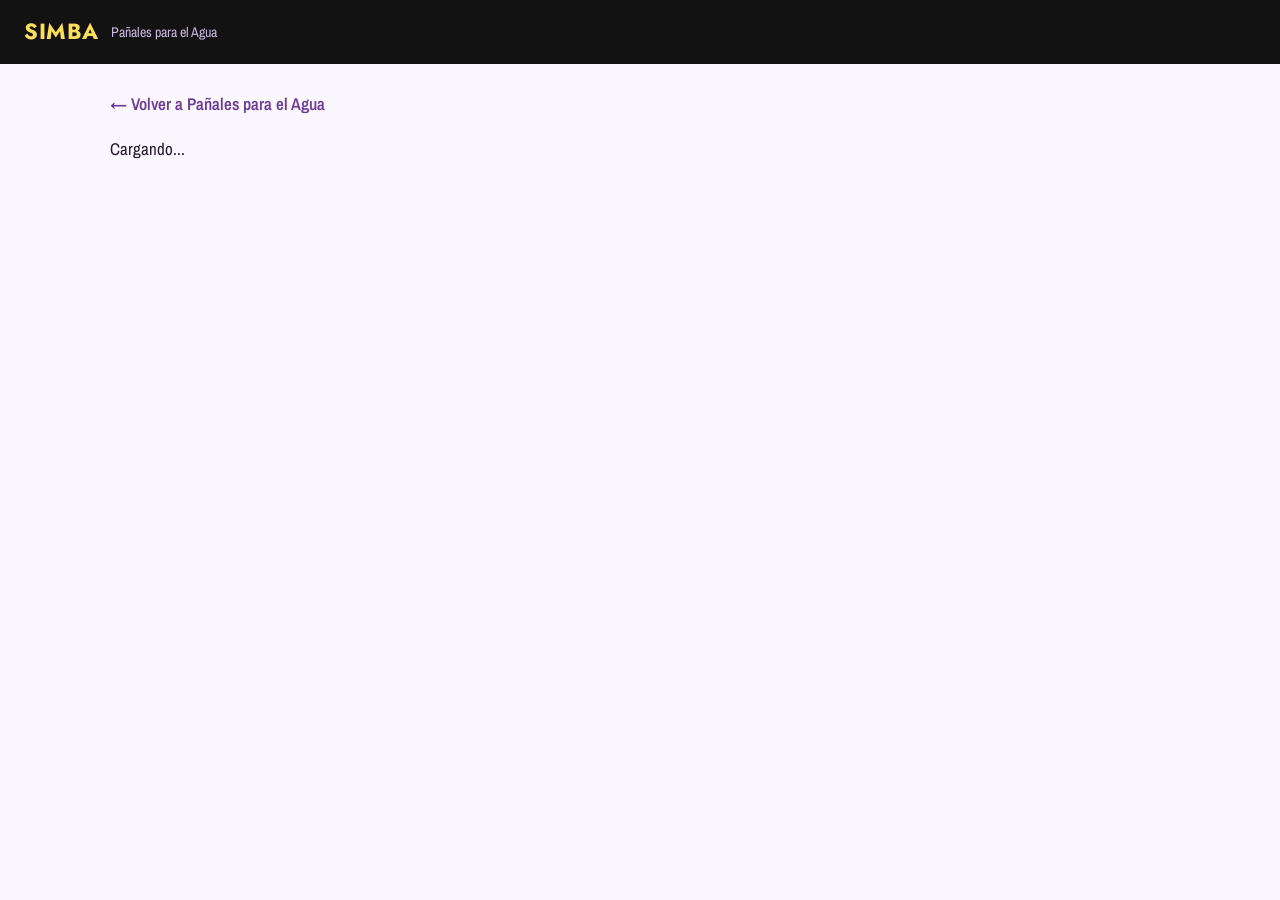
<file: landing-pedidos/panales-agua/pack.html>
<!DOCTYPE html>
<html lang="es">
<head>
<meta charset="UTF-8">
<meta name="viewport" content="width=device-width, initial-scale=1.0">
<title id="page-title">Elegí tus diseños | SIMBA Kids UY</title>
<link rel="icon" type="image/png" href="https://cdn.shopify.com/s/files/1/0930/9575/6095/files/Diseno_sin_titulo_2.png?v=1742408340">
<meta property="og:type" content="website">
<meta property="og:title" content="SIMBA Kids UY - Elegí tus diseños">
<meta property="og:description" content="Elegí tu pack, mirá los diseños disponibles, seleccioná los tuyos y enviámelos por WhatsApp.">
<meta property="og:image" content="https://cdn.shopify.com/s/files/1/0930/9575/6095/files/foto_portada_para_las_landing_panales_ecologicos_simba.jpg?v=1788392374">
<meta property="og:image:width" content="1200">
<meta property="og:image:height" content="630">
<meta name="twitter:card" content="summary_large_image">
<meta name="twitter:title" content="SIMBA Kids UY - Elegí tus diseños">
<meta name="twitter:description" content="Elegí tu pack, mirá los diseños disponibles, seleccioná los tuyos y enviámelos por WhatsApp.">
<meta name="twitter:image" content="https://cdn.shopify.com/s/files/1/0930/9575/6095/files/foto_portada_para_las_landing_panales_ecologicos_simba.jpg?v=1788392374">
<link rel="stylesheet" href="assets/css/styles.css">
<!-- Meta Pixel Code -->
<script>
!function(f,b,e,v,n,t,s)
{if(f.fbq)return;n=f.fbq=function(){n.callMethod?
n.callMethod.apply(n,arguments):n.queue.push(arguments)};
if(!f._fbq)f._fbq=n;n.push=n;n.loaded=!0;n.version='2.0';
n.queue=[];t=b.createElement(e);t.async=!0;
t.src=v;s=b.getElementsByTagName(e)[0];
s.parentNode.insertBefore(t,s)}(window, document,'script',
'https://connect.facebook.net/en_US/fbevents.js');
fbq('init', '511844655087071');
fbq('track', 'PageView');
</script>
<noscript><img height="1" width="1" style="display:none"
src="https://www.facebook.com/tr?id=511844655087071&ev=PageView&noscript=1"
/></noscript>
<!-- End Meta Pixel Code -->
</head>
<body>
  <div class="topbar">
    <span class="brand">SIMBA</span>
    <span class="tagline">Pañales para el Agua</span>
  </div>

  <div class="container">
    <a class="back-link" href="index.html">&larr; Volver a Pañales para el Agua</a>

    <div id="pack-root">Cargando...</div>
  </div>

  <script src="assets/js/config.js"></script>
  <script src="data/products.js"></script>
  <script src="data/packs.js"></script>
  <script src="assets/js/data-source.js"></script>
  <script>
    const params = new URLSearchParams(location.search);
    const slug = params.get("slug");
    const root = document.getElementById("pack-root");

    const SHIPPING_OPTIONS = {
      pickup: {
        title: "Retiro en Aguada",
        detail: "A una cuadra del Palacio Legislativo. Coordinamos el retiro luego de confirmada la venta.",
        message: "Retiro en Aguada",
        cost: 0
      },
      montevideo: {
        title: "Envío en Montevideo — $U 200",
        detail: "Se suma al total del pedido.",
        message: "Envío en Montevideo",
        cost: 200
      },
      interior: {
        title: "Envío al resto del país (DAC)",
        detail: "El costo del envío se abona al recibir el pedido.",
        message: "Envío por DAC",
        cost: 0
      }
    };

    const FREE_SHIPPING_THRESHOLD = 3500;

    const PAYMENT_OPTIONS = {
      transferencia: {
        title: "Transferencia bancaria o depósito",
        detail: "Redes de cobranza (Abitab, Redpagos, etc.)",
        message: "Voy a abonar por transferencia bancaria o depósito en redes de cobranza, ¿me pasás el número de cuenta?"
      },
      tarjeta: {
        title: "Link de pago con tarjeta",
        detail: "Hasta 12 cuotas sin recargo.",
        message: "Voy a abonar con tarjeta, ¿podrías enviarme el link de pago?"
      }
    };

    const SHIPPING_FIELD_LABELS = {
      nombre: "Nombre y apellido",
      direccion: "Dirección de entrega",
      localidad: "Localidad y departamento",
      celular: "Celular de contacto"
    };

    function shippingFieldKeys() {
      if (selectedShipping === "pickup") return ["nombre"];
      if (selectedShipping === "montevideo") return ["nombre", "direccion", "celular"];
      if (selectedShipping === "interior") {
        if (dacMode === "agencia") return ["nombre", "localidad", "celular"];
        if (dacMode === "domicilio") return ["nombre", "direccion", "localidad", "celular"];
        return null;
      }
      return [];
    }

    function shippingFieldsHTML(keys) {
      if (!keys || keys.length === 0) return "";
      return `<div class="shipping-fields">` + keys.map(k => `
        <div class="field-group">
          <label>${SHIPPING_FIELD_LABELS[k]}</label>
          <input type="text" class="field-input" data-key="${k}" value="${(shippingFields[k] || "").replace(/"/g, "&quot;")}" placeholder="${SHIPPING_FIELD_LABELS[k]}">
        </div>`).join("") + `</div>`;
    }

    function shippingOptionsHTML() {
      return Object.entries(SHIPPING_OPTIONS).map(([value, opt]) => `
        <div class="option-card-wrap" data-group="shipping" data-value="${value}">
          <label class="option-card">
            <input type="radio" name="shipping" value="${value}">
            <div class="option-text">
              <strong>${opt.title}</strong>
              <span>${opt.detail}</span>
            </div>
          </label>
          <div class="option-inline-extra" id="extra-${value}"></div>
        </div>`).join("");
    }

    function renderShippingDetails(pack) {
      Object.keys(SHIPPING_OPTIONS).forEach(v => {
        const el = document.getElementById(`extra-${v}`);
        if (el) el.innerHTML = "";
      });
      const container = document.getElementById(`extra-${selectedShipping}`);
      if (!container) return;

      if (selectedShipping === "interior") {
        const dacOption = (value, label) => `
          <label class="option-card ${dacMode === value ? "selected" : ""}">
            <input type="radio" name="dac-mode" value="${value}" ${dacMode === value ? "checked" : ""}>
            <div class="option-text"><strong>${label}</strong></div>
          </label>`;
        container.innerHTML =
          `<div class="option-list dac-mode-list">${dacOption("agencia", "Retiro en agencia")}${dacOption("domicilio", "Enviar a mi domicilio")}</div>` +
          shippingFieldsHTML(shippingFieldKeys());

        container.querySelectorAll('input[name="dac-mode"]').forEach(r => {
          r.addEventListener("change", e => {
            dacMode = e.target.value;
            renderShippingDetails(pack);
            updateSendState(pack);
          });
        });
      } else {
        container.innerHTML = shippingFieldsHTML(shippingFieldKeys());
      }

      container.querySelectorAll(".field-input").forEach(input => {
        input.addEventListener("input", e => {
          shippingFields[e.target.dataset.key] = e.target.value;
          updateSendState(pack);
        });
      });
    }

    function formatMoney(n) {
      return "$U " + n.toLocaleString("es-UY");
    }

    function sortedVariants(variants) {
      return variants.slice().sort((a, b) => a.title.localeCompare(b.title, "es"));
    }

    function galleryHTML(variants, ci) {
      return sortedVariants(variants).map(v => {
        const out = v.stock <= 0;
        const low = !out && v.stock <= 3;
        return `
        <div class="thumb-wrap ${out ? "out" : ""}" data-ci="${ci}" data-title="${v.title}">
          <div class="thumb ${out ? "out" : ""}">
            <img src="${v.image}" alt="${v.title}" loading="lazy">
            ${low ? '<div class="low-badge">🔥 ¡ÚLTIMAS UNIDADES!</div>' : ""}
            ${out ? '<div class="out-label">SIN STOCK</div>' : ""}
            <div class="count-badge"></div>
          </div>
          <div class="thumb-name">${v.title}</div>
        </div>`;
      }).join("");
    }

    function sizeChartHTML(url) {
      return `
        <a class="size-chart" href="${url}" target="_blank" rel="noopener">
          <div class="size-chart-title">📏 Tabla de talles</div>
          <img src="${url}" alt="Tabla de talles" loading="lazy">
          <span>Tocá la imagen para verla en grande</span>
        </a>`;
    }

    function compProgressText(comp, total) {
      if (comp.qty === null) {
        return total > 0 ? `Elegiste ${total} diseño${total > 1 ? "s" : ""}` : "Elegí los que quieras";
      }
      return total >= comp.qty ? `✅ Elegiste tus ${comp.qty} diseño${comp.qty > 1 ? "s" : ""}` : `Elegiste ${total} de ${comp.qty}`;
    }

    function componentSatisfied(comp, total) {
      return comp.qty === null ? total >= 1 : total >= comp.qty;
    }

    function renderBadges(pack, ci) {
      const comp = pack.components[ci];
      const galleryEl = document.getElementById(`gallery-${ci}`);
      galleryEl.querySelectorAll(".thumb-wrap").forEach(wrap => {
        const count = selections[ci][wrap.dataset.title] || 0;
        const thumb = wrap.querySelector(".thumb");
        const badge = wrap.querySelector(".count-badge");
        thumb.classList.toggle("selected", count > 0);
        badge.textContent = count > 0 ? String(count) : "";
      });

      const total = countFor(ci);
      document.getElementById(`comp-progress-${ci}`).textContent = compProgressText(comp, total);
      document.getElementById(`clear-${ci}`).style.display = total > 0 ? "inline-flex" : "none";
    }

    let selections = {};
    let variantStock = {};
    let selectedShipping = "";
    let selectedPayment = "";
    let selectedUpsell = null;
    let dacMode = "";
    let shippingFields = {};
    let addonSelections = {};
    let addonStock = {};
    let addonOpen = false;

    function countFor(ci) {
      return Object.values(selections[ci] || {}).reduce((a, b) => a + b, 0);
    }

    function addonCount() {
      return Object.values(addonSelections).reduce((a, b) => a + b, 0);
    }

    function addonPrice(pack) {
      return Math.round(pack.addon.basePrice * (1 - pack.addon.discount / 100));
    }

    // Unidades ya elegidas de un mismo producto (en los componentes del pack y en el extra),
    // para no pasarse del stock si el cliente elige el mismo diseño en los dos lugares.
    function unitsUsed(pack, productKey, title) {
      let n = 0;
      pack.components.forEach((c, ci) => {
        if (c.product === productKey) n += (selections[ci][title] || 0);
      });
      if (pack.addon && pack.addon.product === productKey) n += (addonSelections[title] || 0);
      return n;
    }

    function addonHTML(pack, prod) {
      const a = pack.addon;
      return `
        <div class="addon-block">
          <div class="addon-question">¿Querés sumar ${a.noun} con ${a.discount}% de descuento?</div>
          <div class="addon-price">Con el descuento: <strong>${formatMoney(addonPrice(pack))} c/u</strong> <s>${formatMoney(a.basePrice)}</s></div>
          <button type="button" class="addon-btn" id="addon-btn">Sí, quiero</button>
          <div class="addon-panel" id="addon-panel" hidden>
            <div class="hint">Tocá una foto para elegirla. Podés sumar todas las que quieras: si querés el mismo diseño más de una vez, tocala de nuevo.</div>
            ${a.sizeChart ? sizeChartHTML(a.sizeChart) : ""}
            <div class="gallery" id="gallery-addon">${galleryHTML(prod.variants, "addon")}</div>
            <div class="comp-footer">
              <span class="comp-progress" id="comp-progress-addon">Elegí los que quieras</span>
              <button type="button" class="clear-btn" id="clear-addon" style="display:none">Limpiar selección</button>
            </div>
          </div>
        </div>`;
    }

    function renderAddonBadges() {
      document.querySelectorAll("#gallery-addon .thumb-wrap").forEach(wrap => {
        const count = addonSelections[wrap.dataset.title] || 0;
        wrap.querySelector(".thumb").classList.toggle("selected", count > 0);
        wrap.querySelector(".count-badge").textContent = count > 0 ? String(count) : "";
      });
      const total = addonCount();
      document.getElementById("comp-progress-addon").textContent =
        total > 0 ? `Elegiste ${total} diseño${total > 1 ? "s" : ""}` : "Elegí los que quieras";
      document.getElementById("clear-addon").style.display = total > 0 ? "inline-flex" : "none";
    }

    function selectedUpsellOption(pack) {
      if (!pack.upsell || !selectedUpsell) return null;
      return pack.upsell.options.find(o => o.id === selectedUpsell) || null;
    }

    // Precio interno del pedido (no se muestra en la landing, solo se calcula
    // para incluirlo en el mensaje final de WhatsApp).
    function orderSubtotal(pack) {
      const base = pack.mode === "individual"
        ? pack.unitPrice * pack.components.reduce((sum, c, ci) => sum + countFor(ci), 0)
        : pack.price;
      const upsellOpt = selectedUpsellOption(pack);
      const addon = pack.addon ? addonCount() * addonPrice(pack) : 0;
      return base + (upsellOpt ? upsellOpt.price : 0) + addon;
    }

    function setSectionError(errId, listId, msg) {
      const errEl = document.getElementById(errId);
      if (errEl) errEl.textContent = msg;
      if (listId) {
        const list = document.getElementById(listId);
        if (list) list.classList.add("has-error");
      }
    }

    function clearSectionError(errId, listId) {
      const errEl = document.getElementById(errId);
      if (errEl) errEl.textContent = "";
      if (listId) {
        const list = document.getElementById(listId);
        if (list) list.classList.remove("has-error");
      }
    }

    // Devuelve la primera sección incompleta (para el scroll + cartel al tocar "Enviar"), o null si está todo listo.
    function firstUnmetTarget(pack) {
      for (let ci = 0; ci < pack.components.length; ci++) {
        const comp = pack.components[ci];
        if (!componentSatisfied(comp, countFor(ci))) {
          return {
            el: document.getElementById(`gallery-${ci}`),
            show: () => setSectionError(`comp-error-${ci}`, null,
              comp.qty === null
                ? "Elegí al menos un diseño"
                : `Te faltan diseños: elegiste ${countFor(ci)} de ${comp.qty}`)
          };
        }
      }
      if (!selectedShipping) {
        return { el: document.getElementById("shipping-options"),
          show: () => setSectionError("shipping-error", "shipping-options", "Elegí una opción de envío o retiro") };
      }
      if (selectedShipping === "interior" && !dacMode) {
        return { el: document.getElementById("shipping-options"),
          show: () => setSectionError("shipping-error", "shipping-options", "Elegí retiro en agencia o envío a domicilio") };
      }
      if (!selectedPayment) {
        return { el: document.getElementById("payment-options"),
          show: () => setSectionError("payment-error", "payment-options", "Elegí un medio de pago") };
      }
      return null;
    }

    function updateSendState(pack) {
      const btn = document.getElementById("send-btn");
      const progress = document.getElementById("send-progress");
      const unmetIndex = pack.components.findIndex((c, ci) => !componentSatisfied(c, countFor(ci)));

      // Limpiar los carteles de error de las secciones que ya se completaron.
      pack.components.forEach((c, ci) => {
        if (componentSatisfied(c, countFor(ci))) clearSectionError(`comp-error-${ci}`);
      });
      if (selectedShipping && !(selectedShipping === "interior" && !dacMode)) clearSectionError("shipping-error", "shipping-options");
      if (selectedPayment) clearSectionError("payment-error", "payment-options");

      let blocking = null;
      if (unmetIndex !== -1) {
        const comp = pack.components[unmetIndex];
        blocking = comp.qty === null
          ? "Elegí al menos un diseño"
          : `Elegiste ${countFor(unmetIndex)} de ${comp.qty} diseños`;
      } else if (!selectedShipping) {
        blocking = "Elegí el envío o retiro";
      } else if (selectedShipping === "interior" && !dacMode) {
        blocking = "Elegí retiro en agencia o envío a domicilio";
      }

      if (!blocking && !selectedPayment) blocking = "Elegí el medio de pago";

      btn.classList.toggle("send-btn--incomplete", !!blocking);
      progress.textContent = blocking || "¡Listo! Todo elegido.";
    }

    function buildWhatsAppLink(pack) {
      const payment = PAYMENT_OPTIONS[selectedPayment];

      const lines = ["Hola, quiero hacer un pedido:"];

      if (pack.components.length > 0) {
        lines.push("");
        lines.push(`Quiero encargar: *${pack.name}*`);
        lines.push("");
        lines.push("Ya vi los diseños, me gustarían estos:");
        pack.components.forEach((comp, ci) => {
          Object.entries(selections[ci]).forEach(([title, count]) => {
            if (count <= 0) return;
            lines.push(`- ${comp.label}: ${title}${count > 1 ? ` (x${count})` : ""}`);
          });
        });
        const upsellOpt = selectedUpsellOption(pack);
        if (upsellOpt) {
          lines.push("");
          lines.push(`Además, quiero sumar: ${upsellOpt.message}`);
        }
        if (pack.addon && addonCount() > 0) {
          lines.push("");
          lines.push(`Además, quiero sumar con ${pack.addon.discount}% de descuento (${formatMoney(addonPrice(pack))} c/u):`);
          Object.entries(addonSelections).forEach(([title, count]) => {
            if (count <= 0) return;
            lines.push(`- ${pack.addon.label}: ${title}${count > 1 ? ` (x${count})` : ""}`);
          });
        }
      }

      // Solo se usan los datos del tipo de envío elegido (puede haber quedado texto de otra opción).
      const keys = shippingFieldKeys() || [];
      const val = k => (keys.includes(k) ? (shippingFields[k] || "").trim() : "");

      lines.push("");
      if (val("nombre")) lines.push(`Mi nombre es ${val("nombre")}.`);
      if (selectedShipping === "pickup") {
        lines.push("Cuando el pedido esté listo, lo voy a retirar en su Pick-up de Aguada.");
      } else if (selectedShipping === "montevideo") {
        lines.push(`Quiero que me lo envíen en Montevideo${val("direccion") ? ` a ${val("direccion")}` : ""}.`);
      } else if (selectedShipping === "interior") {
        if (dacMode === "agencia") {
          lines.push(`Quiero que me lo envíen por DAC, para retirarlo en la agencia${val("localidad") ? ` de ${val("localidad")}` : ""}.`);
        } else {
          const donde = [val("direccion"), val("localidad")].filter(Boolean).join(", ");
          lines.push(`Quiero que me lo envíen por DAC a mi domicilio${donde ? ` en ${donde}` : ""}.`);
        }
      }
      if (val("celular")) lines.push(`Mi celular es ${val("celular")}.`);

      lines.push("");
      lines.push(payment.message);

      if (pack.components.length > 0) {
        const subtotal = orderSubtotal(pack);
        lines.push("");
        if (selectedShipping === "montevideo") {
          if (subtotal >= FREE_SHIPPING_THRESHOLD) {
            lines.push(`Total del pedido: ${formatMoney(subtotal)}`);
            lines.push("Envío: GRATIS");
          } else {
            lines.push(`Sub-total del pedido: ${formatMoney(subtotal)}`);
            lines.push(`Envío: ${formatMoney(SHIPPING_OPTIONS.montevideo.cost)}`);
            lines.push(`Total: ${formatMoney(subtotal + SHIPPING_OPTIONS.montevideo.cost)}`);
          }
        } else if (selectedShipping === "interior" && subtotal >= FREE_SHIPPING_THRESHOLD) {
          lines.push(`Total del pedido: ${formatMoney(subtotal)}`);
          lines.push("Envío: GRATIS");
        } else {
          lines.push(`Total del pedido: ${formatMoney(subtotal)}`);
        }
      }

      const text = encodeURIComponent(lines.join("\n"));
      return `https://wa.me/${window.SIMBA_CONFIG.whatsappNumber}?text=${text}`;
    }

    function upsellHTML(pack) {
      if (!pack.upsell) return "";
      const u = pack.upsell;
      const optionsHTML = u.options.map(o => `
        <div class="upsell-option" data-id="${o.id}">
          <strong>${o.label}</strong>
          <span>${formatMoney(o.price)}</span>
        </div>`).join("");
      const media = u.mediaType === "video"
        ? `<video class="upsell-media" src="${u.media}" autoplay loop muted playsinline></video>`
        : `<img class="upsell-media" src="${u.media}" alt="${u.title}" loading="lazy">`;
      return `
        <div class="upsell-block">
          <h3>${u.title}</h3>
          ${media}
          <p class="upsell-desc">${u.description}</p>
          <div class="upsell-options">${optionsHTML}</div>
        </div>`;
    }

    function optionCardsHTML(groupName, options) {
      return Object.entries(options).map(([value, opt]) => `
        <label class="option-card" data-group="${groupName}">
          <input type="radio" name="${groupName}" value="${value}">
          <div class="option-text">
            <strong>${opt.title}</strong>
            <span>${opt.detail}</span>
          </div>
        </label>`).join("");
    }

    async function init() {
      const [packs, products] = await Promise.all([getPacks(), getProducts()]);
      const pack = packs.find(p => p.slug === slug);

      if (!pack) {
        root.innerHTML = "<p>No encontramos ese pack. <a href='index.html'>Volver</a></p>";
        return;
      }

      document.getElementById("page-title").textContent = `${pack.name} | SIMBA Kids UY`;

      selections = {};
      variantStock = {};
      selectedUpsell = null;
      addonSelections = {};
      addonOpen = false;
      addonStock = {};
      if (pack.addon) products[pack.addon.product].variants.forEach(v => { addonStock[v.title] = v.stock; });
      pack.components.forEach((c, i) => { selections[i] = {}; });

      const componentBlocks = pack.components.map((comp, ci) => {
        const prod = products[comp.product];
        variantStock[ci] = {};
        prod.variants.forEach(v => { variantStock[ci][v.title] = v.stock; });
        const qtyLabel = comp.qty === null ? " (elegí los que quieras)" : ` (elegí ${comp.qty})`;
        const hint = (comp.qty === null || comp.qty > 1)
          ? "Tocá una foto para elegirla. Si querés el mismo diseño más de una vez, tocala de nuevo."
          : "Tocá una foto para elegirla.";
        return `
          <div class="component-block">
            <h3>${comp.label}${qtyLabel}</h3>
            <div class="hint">${hint}</div>
            ${comp.sizeChart ? sizeChartHTML(comp.sizeChart) : ""}
            <div class="gallery" id="gallery-${ci}">${galleryHTML(prod.variants, ci)}</div>
            <div class="comp-footer">
              <span class="comp-progress" id="comp-progress-${ci}">${compProgressText(comp, 0)}</span>
              <button type="button" class="clear-btn" id="clear-${ci}" style="display:none">Limpiar selección</button>
            </div>
            <div class="section-error" id="comp-error-${ci}"></div>
          </div>`;
      }).join("");

      root.innerHTML = `
        <div class="pack-header">
          <img src="${pack.image}" alt="${pack.name}" class="${pack.imageStyle === "logo" ? "logo-image" : ""}">
          <div class="meta">
            <h1>${pack.name}</h1>
            <div class="subtitle">${pack.subtitle}</div>
          </div>
        </div>
        ${componentBlocks}
        ${upsellHTML(pack)}
        ${pack.addon ? addonHTML(pack, products[pack.addon.product]) : ""}
        <div class="component-block">
          <h3>Retiro o Envío (gratis para compras mayores a $3.500)</h3>
          <div class="option-list" id="shipping-options">
            ${shippingOptionsHTML()}
          </div>
          <div class="section-error" id="shipping-error"></div>
        </div>
        <div class="component-block">
          <h3>Medio de pago</h3>
          <div class="option-list" id="payment-options">
            ${optionCardsHTML("payment", PAYMENT_OPTIONS)}
          </div>
          <div class="section-error" id="payment-error"></div>
        </div>
        <div class="send-bar">
          <button class="send-btn" id="send-btn">Enviar info por WhatsApp</button>
          <div class="send-progress" id="send-progress"></div>
        </div>
      `;

      pack.components.forEach((comp, ci) => {
        root.querySelectorAll(`#gallery-${ci} .thumb-wrap:not(.out)`).forEach(wrap => {
          wrap.addEventListener("click", () => {
            const title = wrap.dataset.title;
            const current = selections[ci][title] || 0;
            if (comp.qty !== null && countFor(ci) >= comp.qty) return;
            if (unitsUsed(pack, comp.product, title) >= variantStock[ci][title]) return;
            selections[ci][title] = current + 1;
            renderBadges(pack, ci);
            updateSendState(pack);
          });
        });

        document.getElementById(`clear-${ci}`).addEventListener("click", () => {
          selections[ci] = {};
          renderBadges(pack, ci);
          updateSendState(pack);
        });
      });

      if (pack.addon) {
        const addonBtn = document.getElementById("addon-btn");
        const addonPanel = document.getElementById("addon-panel");
        addonBtn.addEventListener("click", () => {
          addonOpen = !addonOpen;
          addonPanel.hidden = !addonOpen;
          addonBtn.textContent = addonOpen ? "No, mejor no" : "Sí, quiero";
          addonBtn.classList.toggle("addon-btn--open", addonOpen);
          if (!addonOpen) {
            addonSelections = {};
            renderAddonBadges();
          }
        });

        root.querySelectorAll("#gallery-addon .thumb-wrap:not(.out)").forEach(wrap => {
          wrap.addEventListener("click", () => {
            const title = wrap.dataset.title;
            if (unitsUsed(pack, pack.addon.product, title) >= addonStock[title]) return;
            addonSelections[title] = (addonSelections[title] || 0) + 1;
            renderAddonBadges();
          });
        });

        document.getElementById("clear-addon").addEventListener("click", () => {
          addonSelections = {};
          renderAddonBadges();
        });
      }

      root.querySelectorAll('input[name="shipping"]').forEach(radio => {
        radio.addEventListener("change", e => {
          selectedShipping = e.target.value;
          if (selectedShipping !== "interior") dacMode = "";
          root.querySelectorAll('.option-card-wrap[data-group="shipping"]').forEach(card => {
            card.classList.toggle("selected", card.querySelector("input").checked);
          });
          renderShippingDetails(pack);
          updateSendState(pack);
        });
      });

      root.querySelectorAll('input[name="payment"]').forEach(radio => {
        radio.addEventListener("change", e => {
          selectedPayment = e.target.value;
          root.querySelectorAll('.option-card[data-group="payment"]').forEach(card => {
            card.classList.toggle("selected", card.querySelector("input").checked);
          });
          updateSendState(pack);
        });
      });

      if (pack.upsell) {
        root.querySelectorAll(".upsell-option").forEach(el => {
          el.addEventListener("click", () => {
            const id = el.dataset.id;
            selectedUpsell = selectedUpsell === id ? null : id;
            root.querySelectorAll(".upsell-option").forEach(o => {
              o.classList.toggle("selected", o.dataset.id === selectedUpsell);
            });
          });
        });
      }

      document.getElementById("send-btn").addEventListener("click", () => {
        const problem = firstUnmetTarget(pack);
        if (problem) {
          problem.show();
          if (problem.el) problem.el.scrollIntoView({ behavior: "smooth", block: "center" });
          return;
        }
        if (typeof fbq === "function") fbq("track", "Contact");
        window.open(buildWhatsAppLink(pack), "_blank");
      });

      updateSendState(pack);
    }

    init();
  </script>
</body>
</html>
</file>
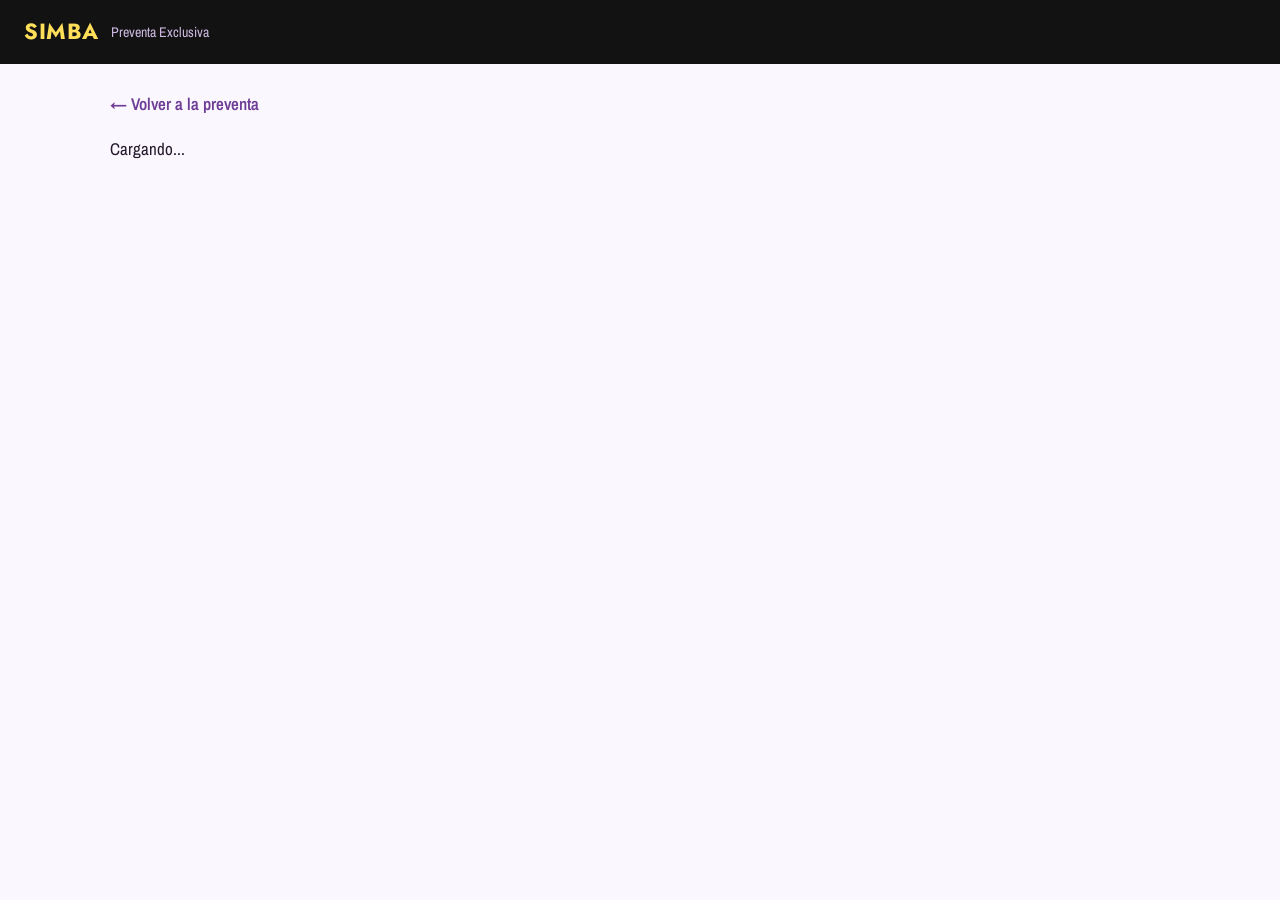
<file: landing-pedidos/preventa/pack.html>
<!DOCTYPE html>
<html lang="es">
<head>
<meta charset="UTF-8">
<meta name="viewport" content="width=device-width, initial-scale=1.0">
<title id="page-title">Preventa Exclusiva | SIMBA Kids UY</title>
<link rel="icon" type="image/png" href="https://cdn.shopify.com/s/files/1/0930/9575/6095/files/Diseno_sin_titulo_2.png?v=1742408340">
<meta property="og:type" content="website">
<meta property="og:title" content="🎁 Preventa Exclusiva | SIMBA Kids UY">
<meta property="og:description" content="Por tiempo limitado hasta el domingo 18 de octubre: comprá tu pack y llevate un regalo de pañales para el agua.">
<meta property="og:image" content="https://cdn.shopify.com/s/files/1/0930/9575/6095/files/foto_portada_para_las_landing_panales_ecologicos_simba.jpg?v=1788392374">
<meta property="og:image:width" content="1200">
<meta property="og:image:height" content="630">
<meta name="twitter:card" content="summary_large_image">
<meta name="twitter:title" content="🎁 Preventa Exclusiva | SIMBA Kids UY">
<meta name="twitter:description" content="Por tiempo limitado hasta el domingo 18 de octubre: comprá tu pack y llevate un regalo de pañales para el agua.">
<meta name="twitter:image" content="https://cdn.shopify.com/s/files/1/0930/9575/6095/files/foto_portada_para_las_landing_panales_ecologicos_simba.jpg?v=1788392374">
<link rel="stylesheet" href="assets/css/styles.css">
<style>
  .gift-note {
    background: var(--simba-gold-soft, #fff3d6);
    border: 1px solid #f0d48a;
    border-radius: 12px;
    padding: 10px 14px;
    margin-top: 10px;
    font-size: 14px;
    font-weight: 600;
    color: #6b4e00;
  }
</style>
<!-- Meta Pixel Code -->
<script>
!function(f,b,e,v,n,t,s)
{if(f.fbq)return;n=f.fbq=function(){n.callMethod?
n.callMethod.apply(n,arguments):n.queue.push(arguments)};
if(!f._fbq)f._fbq=n;n.push=n;n.loaded=!0;n.version='2.0';
n.queue=[];t=b.createElement(e);t.async=!0;
t.src=v;s=b.getElementsByTagName(e)[0];
s.parentNode.insertBefore(t,s)}(window, document,'script',
'https://connect.facebook.net/en_US/fbevents.js');
fbq('init', '511844655087071');
fbq('track', 'PageView');
</script>
<noscript><img height="1" width="1" style="display:none"
src="https://www.facebook.com/tr?id=511844655087071&ev=PageView&noscript=1"
/></noscript>
<!-- End Meta Pixel Code -->
</head>
<body>
  <div class="topbar">
    <span class="brand">SIMBA</span>
    <span class="tagline">Preventa Exclusiva</span>
  </div>

  <div class="container">
    <a class="back-link" href="index.html">&larr; Volver a la preventa</a>

    <div id="pack-root">Cargando...</div>
  </div>

  <script src="assets/js/config.js"></script>
  <script src="data/products.js"></script>
  <script src="data/packs.js"></script>
  <script src="assets/js/data-source.js"></script>
  <script>
    // Fin de la preventa: domingo 18/10/2026 a las 23:59:59 hora Uruguay (UTC-3).
    const PREVENTA_DEADLINE = new Date("2026-10-19T00:00:00-03:00");
    function preventaActiva() {
      return new Date() < PREVENTA_DEADLINE;
    }

    const params = new URLSearchParams(location.search);
    const slug = params.get("slug");
    const root = document.getElementById("pack-root");

    const SHIPPING_OPTIONS = {
      pickup: {
        title: "Retiro en Aguada",
        detail: "A una cuadra del Palacio Legislativo. Coordinamos el retiro luego de confirmada la venta.",
        message: "Retiro en Aguada",
        cost: 0
      },
      montevideo: {
        title: "Envío en Montevideo — $U 200",
        detail: "Se suma al total del pedido.",
        message: "Envío en Montevideo",
        cost: 200
      },
      interior: {
        title: "Envío al resto del país (DAC)",
        detail: "El costo del envío se abona al recibir el pedido.",
        message: "Envío por DAC",
        cost: 0
      }
    };

    const FREE_SHIPPING_THRESHOLD = 3500;

    const PAYMENT_OPTIONS = {
      transferencia: {
        title: "Transferencia bancaria o depósito",
        detail: "Redes de cobranza (Abitab, Redpagos, etc.)",
        message: "Voy a abonar por transferencia bancaria o depósito en redes de cobranza, ¿me pasás el número de cuenta?"
      },
      tarjeta: {
        title: "Link de pago con tarjeta",
        detail: "Hasta 12 cuotas sin recargo.",
        message: "Voy a abonar con tarjeta, ¿podrías enviarme el link de pago?"
      }
    };

    const SHIPPING_FIELD_LABELS = {
      nombre: "Nombre y apellido",
      direccion: "Dirección de entrega",
      localidad: "Localidad y departamento",
      celular: "Celular de contacto"
    };

    function shippingFieldKeys() {
      if (selectedShipping === "pickup") return ["nombre"];
      if (selectedShipping === "montevideo") return ["nombre", "direccion", "celular"];
      if (selectedShipping === "interior") {
        if (dacMode === "agencia") return ["nombre", "localidad", "celular"];
        if (dacMode === "domicilio") return ["nombre", "direccion", "localidad", "celular"];
        return null;
      }
      return [];
    }

    function shippingFieldsHTML(keys) {
      if (!keys || keys.length === 0) return "";
      return `<div class="shipping-fields">` + keys.map(k => `
        <div class="field-group">
          <label>${SHIPPING_FIELD_LABELS[k]}</label>
          <input type="text" class="field-input" data-key="${k}" value="${(shippingFields[k] || "").replace(/"/g, "&quot;")}" placeholder="${SHIPPING_FIELD_LABELS[k]}">
        </div>`).join("") + `</div>`;
    }

    function shippingOptionsHTML() {
      return Object.entries(SHIPPING_OPTIONS).map(([value, opt]) => `
        <div class="option-card-wrap" data-group="shipping" data-value="${value}">
          <label class="option-card">
            <input type="radio" name="shipping" value="${value}">
            <div class="option-text">
              <strong>${opt.title}</strong>
              <span>${opt.detail}</span>
            </div>
          </label>
          <div class="option-inline-extra" id="extra-${value}"></div>
        </div>`).join("");
    }

    function renderShippingDetails(pack) {
      Object.keys(SHIPPING_OPTIONS).forEach(v => {
        const el = document.getElementById(`extra-${v}`);
        if (el) el.innerHTML = "";
      });
      const container = document.getElementById(`extra-${selectedShipping}`);
      if (!container) return;

      if (selectedShipping === "interior") {
        const dacOption = (value, label) => `
          <label class="option-card ${dacMode === value ? "selected" : ""}">
            <input type="radio" name="dac-mode" value="${value}" ${dacMode === value ? "checked" : ""}>
            <div class="option-text"><strong>${label}</strong></div>
          </label>`;
        container.innerHTML =
          `<div class="option-list dac-mode-list">${dacOption("agencia", "Retiro en agencia")}${dacOption("domicilio", "Enviar a mi domicilio")}</div>` +
          shippingFieldsHTML(shippingFieldKeys());

        container.querySelectorAll('input[name="dac-mode"]').forEach(r => {
          r.addEventListener("change", e => {
            dacMode = e.target.value;
            renderShippingDetails(pack);
            updateSendState(pack);
          });
        });
      } else {
        container.innerHTML = shippingFieldsHTML(shippingFieldKeys());
      }

      container.querySelectorAll(".field-input").forEach(input => {
        input.addEventListener("input", e => {
          shippingFields[e.target.dataset.key] = e.target.value;
          updateSendState(pack);
        });
      });
    }

    function formatMoney(n) {
      return "$U " + n.toLocaleString("es-UY");
    }

    function sortedVariants(variants) {
      return variants.slice().sort((a, b) => a.title.localeCompare(b.title, "es"));
    }

    function galleryHTML(variants, ci) {
      return sortedVariants(variants).map(v => {
        const out = v.stock <= 0;
        const low = !out && v.stock <= 3;
        return `
        <div class="thumb-wrap ${out ? "out" : ""}" data-ci="${ci}" data-title="${v.title}">
          <div class="thumb ${out ? "out" : ""}">
            <img src="${v.image}" alt="${v.title}" loading="lazy">
            ${low ? '<div class="low-badge">🔥 ¡ÚLTIMAS UNIDADES!</div>' : ""}
            ${out ? '<div class="out-label">SIN STOCK</div>' : ""}
            <div class="count-badge"></div>
          </div>
          <div class="thumb-name">${v.title}</div>
        </div>`;
      }).join("");
    }

    function compProgressText(comp, total) {
      if (comp.qty === null) {
        return total > 0 ? `Elegiste ${total} diseño${total > 1 ? "s" : ""}` : "Elegí los que quieras";
      }
      return total >= comp.qty ? `✅ Elegiste tus ${comp.qty} diseño${comp.qty > 1 ? "s" : ""}` : `Elegiste ${total} de ${comp.qty}`;
    }

    function componentSatisfied(comp, total) {
      return comp.qty === null ? total >= 1 : total >= comp.qty;
    }

    function renderBadges(pack, ci) {
      const comp = pack.components[ci];
      const galleryEl = document.getElementById(`gallery-${ci}`);
      galleryEl.querySelectorAll(".thumb-wrap").forEach(wrap => {
        const count = selections[ci][wrap.dataset.title] || 0;
        const thumb = wrap.querySelector(".thumb");
        const badge = wrap.querySelector(".count-badge");
        thumb.classList.toggle("selected", count > 0);
        badge.textContent = count > 0 ? String(count) : "";
      });

      const total = countFor(ci);
      document.getElementById(`comp-progress-${ci}`).textContent = compProgressText(comp, total);
      document.getElementById(`clear-${ci}`).style.display = total > 0 ? "inline-flex" : "none";
    }

    let selections = {};
    let variantStock = {};
    let selectedShipping = "";
    let selectedPayment = "";
    let selectedUpsell = null;
    let dacMode = "";
    let shippingFields = {};

    function countFor(ci) {
      return Object.values(selections[ci] || {}).reduce((a, b) => a + b, 0);
    }

    function selectedUpsellOption(pack) {
      if (!pack.upsell || !selectedUpsell) return null;
      return pack.upsell.options.find(o => o.id === selectedUpsell) || null;
    }

    // Precio interno del pedido (no se muestra en la landing, solo se calcula
    // para incluirlo en el mensaje final de WhatsApp).
    function orderSubtotal(pack) {
      const base = pack.mode === "individual"
        ? pack.unitPrice * pack.components.reduce((sum, c, ci) => sum + countFor(ci), 0)
        : pack.price;
      const upsellOpt = selectedUpsellOption(pack);
      return base + (upsellOpt ? upsellOpt.price : 0);
    }

    function setSectionError(errId, listId, msg) {
      const errEl = document.getElementById(errId);
      if (errEl) errEl.textContent = msg;
      if (listId) {
        const list = document.getElementById(listId);
        if (list) list.classList.add("has-error");
      }
    }

    function clearSectionError(errId, listId) {
      const errEl = document.getElementById(errId);
      if (errEl) errEl.textContent = "";
      if (listId) {
        const list = document.getElementById(listId);
        if (list) list.classList.remove("has-error");
      }
    }

    // Devuelve la primera sección incompleta (para el scroll + cartel al tocar "Enviar"), o null si está todo listo.
    function firstUnmetTarget(pack) {
      for (let ci = 0; ci < pack.components.length; ci++) {
        const comp = pack.components[ci];
        if (!componentSatisfied(comp, countFor(ci))) {
          return {
            el: document.getElementById(`gallery-${ci}`),
            show: () => setSectionError(`comp-error-${ci}`, null,
              comp.qty === null
                ? "Elegí al menos un diseño"
                : `Te faltan diseños: elegiste ${countFor(ci)} de ${comp.qty}`)
          };
        }
      }
      if (!selectedShipping) {
        return { el: document.getElementById("shipping-options"),
          show: () => setSectionError("shipping-error", "shipping-options", "Elegí una opción de envío o retiro") };
      }
      if (selectedShipping === "interior" && !dacMode) {
        return { el: document.getElementById("shipping-options"),
          show: () => setSectionError("shipping-error", "shipping-options", "Elegí retiro en agencia o envío a domicilio") };
      }
      if (!selectedPayment) {
        return { el: document.getElementById("payment-options"),
          show: () => setSectionError("payment-error", "payment-options", "Elegí un medio de pago") };
      }
      return null;
    }

    function updateSendState(pack) {
      const btn = document.getElementById("send-btn");
      const progress = document.getElementById("send-progress");
      const unmetIndex = pack.components.findIndex((c, ci) => !componentSatisfied(c, countFor(ci)));

      // Limpiar los carteles de error de las secciones que ya se completaron.
      pack.components.forEach((c, ci) => {
        if (componentSatisfied(c, countFor(ci))) clearSectionError(`comp-error-${ci}`);
      });
      if (selectedShipping && !(selectedShipping === "interior" && !dacMode)) clearSectionError("shipping-error", "shipping-options");
      if (selectedPayment) clearSectionError("payment-error", "payment-options");

      let blocking = null;
      if (unmetIndex !== -1) {
        const comp = pack.components[unmetIndex];
        blocking = comp.qty === null
          ? "Elegí al menos un diseño"
          : `Elegiste ${countFor(unmetIndex)} de ${comp.qty} diseños`;
      } else if (!selectedShipping) {
        blocking = "Elegí el envío o retiro";
      } else if (selectedShipping === "interior" && !dacMode) {
        blocking = "Elegí retiro en agencia o envío a domicilio";
      }

      if (!blocking && !selectedPayment) blocking = "Elegí el medio de pago";

      btn.classList.toggle("send-btn--incomplete", !!blocking);
      progress.textContent = blocking || "¡Listo! Todo elegido.";
    }

    function buildWhatsAppLink(pack) {
      const payment = PAYMENT_OPTIONS[selectedPayment];

      const lines = ["Hola, quiero hacer un pedido de la Preventa Exclusiva:"];

      if (pack.components.length > 0) {
        lines.push("");
        lines.push(`Quiero encargar: *${pack.name}*`);
        lines.push("");
        lines.push("Ya vi los diseños, me gustarían estos:");
        pack.components.forEach((comp, ci) => {
          Object.entries(selections[ci]).forEach(([title, count]) => {
            if (count <= 0) return;
            lines.push(`- ${comp.label}: ${title}${count > 1 ? ` (x${count})` : ""}`);
          });
        });
        const upsellOpt = selectedUpsellOption(pack);
        if (upsellOpt) {
          lines.push("");
          lines.push(`Además, quiero sumar: ${upsellOpt.message}`);
        }
        lines.push("");
        lines.push("Entiendo que me lo entregarían dentro de los primeros 10 días de noviembre.");
      }

      // Solo se usan los datos del tipo de envío elegido (puede haber quedado texto de otra opción).
      const keys = shippingFieldKeys() || [];
      const val = k => (keys.includes(k) ? (shippingFields[k] || "").trim() : "");

      lines.push("");
      if (val("nombre")) lines.push(`Mi nombre es ${val("nombre")}.`);
      if (selectedShipping === "pickup") {
        lines.push("Cuando el pedido esté listo, lo voy a retirar en su Pick-up de Aguada.");
      } else if (selectedShipping === "montevideo") {
        lines.push(`Quiero que me lo envíen en Montevideo${val("direccion") ? ` a ${val("direccion")}` : ""}.`);
      } else if (selectedShipping === "interior") {
        if (dacMode === "agencia") {
          lines.push(`Quiero que me lo envíen por DAC, para retirarlo en la agencia${val("localidad") ? ` de ${val("localidad")}` : ""}.`);
        } else {
          const donde = [val("direccion"), val("localidad")].filter(Boolean).join(", ");
          lines.push(`Quiero que me lo envíen por DAC a mi domicilio${donde ? ` en ${donde}` : ""}.`);
        }
      }
      if (val("celular")) lines.push(`Mi celular es ${val("celular")}.`);

      lines.push("");
      lines.push(payment.message);

      if (pack.components.length > 0) {
        const subtotal = orderSubtotal(pack);
        lines.push("");
        if (selectedShipping === "montevideo") {
          if (subtotal >= FREE_SHIPPING_THRESHOLD) {
            lines.push(`Total del pedido: ${formatMoney(subtotal)}`);
            lines.push("Envío: GRATIS");
          } else {
            lines.push(`Sub-total del pedido: ${formatMoney(subtotal)}`);
            lines.push(`Envío: ${formatMoney(SHIPPING_OPTIONS.montevideo.cost)}`);
            lines.push(`Total: ${formatMoney(subtotal + SHIPPING_OPTIONS.montevideo.cost)}`);
          }
        } else if (selectedShipping === "interior" && subtotal >= FREE_SHIPPING_THRESHOLD) {
          lines.push(`Total del pedido: ${formatMoney(subtotal)}`);
          lines.push("Envío: GRATIS");
        } else {
          lines.push(`Total del pedido: ${formatMoney(subtotal)}`);
        }
      }

      const text = encodeURIComponent(lines.join("\n"));
      return `https://wa.me/${window.SIMBA_CONFIG.whatsappNumber}?text=${text}`;
    }

    function upsellHTML(pack) {
      if (!pack.upsell) return "";
      const u = pack.upsell;
      const optionsHTML = u.options.map(o => `
        <div class="upsell-option" data-id="${o.id}">
          <strong>${o.label}</strong>
          <span>${formatMoney(o.price)}</span>
        </div>`).join("");
      const media = u.mediaType === "video"
        ? `<video class="upsell-media" src="${u.media}" autoplay loop muted playsinline></video>`
        : `<img class="upsell-media" src="${u.media}" alt="${u.title}" loading="lazy">`;
      return `
        <div class="upsell-block">
          <h3>${u.title}</h3>
          ${media}
          <p class="upsell-desc">${u.description}</p>
          <div class="upsell-options">${optionsHTML}</div>
        </div>`;
    }

    function optionCardsHTML(groupName, options) {
      return Object.entries(options).map(([value, opt]) => `
        <label class="option-card" data-group="${groupName}">
          <input type="radio" name="${groupName}" value="${value}">
          <div class="option-text">
            <strong>${opt.title}</strong>
            <span>${opt.detail}</span>
          </div>
        </label>`).join("");
    }

    async function init() {
      const [packs, products] = await Promise.all([getPacks(), getProducts()]);
      const pack = packs.find(p => p.slug === slug);

      if (!pack) {
        root.innerHTML = "<p>No encontramos ese pack. <a href='index.html'>Volver</a></p>";
        return;
      }

      if (!preventaActiva()) {
        document.getElementById("page-title").textContent = `Preventa finalizada | SIMBA Kids UY`;
        root.innerHTML = "<p>La preventa exclusiva con regalo ya terminó — ¡gracias por la increíble respuesta! <a href='index.html'>Volver</a></p>";
        return;
      }

      document.getElementById("page-title").textContent = `${pack.name} | SIMBA Kids UY`;

      selections = {};
      variantStock = {};
      selectedUpsell = null;
      pack.components.forEach((c, i) => { selections[i] = {}; });

      const componentBlocks = pack.components.map((comp, ci) => {
        const prod = products[comp.product];
        variantStock[ci] = {};
        prod.variants.forEach(v => { variantStock[ci][v.title] = v.stock; });
        const qtyLabel = comp.qty === null ? " (elegí los que quieras)" : ` (elegí ${comp.qty})`;
        const hint = (comp.qty === null || comp.qty > 1)
          ? "Tocá una foto para elegirla. Si querés el mismo diseño más de una vez, tocala de nuevo."
          : "Tocá una foto para elegirla.";
        return `
          <div class="component-block">
            <h3>${comp.label}${qtyLabel}</h3>
            <div class="hint">${hint}</div>
            <div class="gallery" id="gallery-${ci}">${galleryHTML(prod.variants, ci)}</div>
            <div class="comp-footer">
              <span class="comp-progress" id="comp-progress-${ci}">${compProgressText(comp, 0)}</span>
              <button type="button" class="clear-btn" id="clear-${ci}" style="display:none">Limpiar selección</button>
            </div>
            <div class="section-error" id="comp-error-${ci}"></div>
          </div>`;
      }).join("");

      root.innerHTML = `
        <div class="pack-header">
          <img src="${pack.image}" alt="${pack.name}" class="${pack.imageStyle === "logo" ? "logo-image" : ""}">
          <div class="meta">
            <h1>${pack.name}</h1>
            <div class="subtitle">${pack.subtitle}</div>
            ${pack.giftNote ? `<div class="gift-note">🎁 ${pack.giftNote}</div>` : ""}
            <div class="gift-note delivery-note">📦 La entrega de este pedido se realiza dentro de los primeros 10 días de noviembre.</div>
          </div>
        </div>
        ${componentBlocks}
        ${upsellHTML(pack)}
        <div class="component-block">
          <h3>Retiro o Envío (gratis para compras mayores a $3.500)</h3>
          <div class="option-list" id="shipping-options">
            ${shippingOptionsHTML()}
          </div>
          <div class="section-error" id="shipping-error"></div>
        </div>
        <div class="component-block">
          <h3>Medio de pago</h3>
          <div class="option-list" id="payment-options">
            ${optionCardsHTML("payment", PAYMENT_OPTIONS)}
          </div>
          <div class="section-error" id="payment-error"></div>
        </div>
        <div class="send-bar">
          <button class="send-btn" id="send-btn">Enviar info por WhatsApp</button>
          <div class="send-progress" id="send-progress"></div>
        </div>
      `;

      pack.components.forEach((comp, ci) => {
        root.querySelectorAll(`#gallery-${ci} .thumb-wrap:not(.out)`).forEach(wrap => {
          wrap.addEventListener("click", () => {
            const title = wrap.dataset.title;
            const current = selections[ci][title] || 0;
            if (comp.qty !== null && countFor(ci) >= comp.qty) return;
            if (current >= variantStock[ci][title]) return;
            selections[ci][title] = current + 1;
            renderBadges(pack, ci);
            updateSendState(pack);
          });
        });

        document.getElementById(`clear-${ci}`).addEventListener("click", () => {
          selections[ci] = {};
          renderBadges(pack, ci);
          updateSendState(pack);
        });
      });

      root.querySelectorAll('input[name="shipping"]').forEach(radio => {
        radio.addEventListener("change", e => {
          selectedShipping = e.target.value;
          if (selectedShipping !== "interior") dacMode = "";
          root.querySelectorAll('.option-card-wrap[data-group="shipping"]').forEach(card => {
            card.classList.toggle("selected", card.querySelector("input").checked);
          });
          renderShippingDetails(pack);
          updateSendState(pack);
        });
      });

      root.querySelectorAll('input[name="payment"]').forEach(radio => {
        radio.addEventListener("change", e => {
          selectedPayment = e.target.value;
          root.querySelectorAll('.option-card[data-group="payment"]').forEach(card => {
            card.classList.toggle("selected", card.querySelector("input").checked);
          });
          updateSendState(pack);
        });
      });

      if (pack.upsell) {
        root.querySelectorAll(".upsell-option").forEach(el => {
          el.addEventListener("click", () => {
            const id = el.dataset.id;
            selectedUpsell = selectedUpsell === id ? null : id;
            root.querySelectorAll(".upsell-option").forEach(o => {
              o.classList.toggle("selected", o.dataset.id === selectedUpsell);
            });
          });
        });
      }

      document.getElementById("send-btn").addEventListener("click", () => {
        const problem = firstUnmetTarget(pack);
        if (problem) {
          problem.show();
          if (problem.el) problem.el.scrollIntoView({ behavior: "smooth", block: "center" });
          return;
        }
        if (typeof fbq === "function") fbq("track", "Contact");
        window.open(buildWhatsAppLink(pack), "_blank");
      });

      updateSendState(pack);
    }

    init();
  </script>
</body>
</html>
</file>
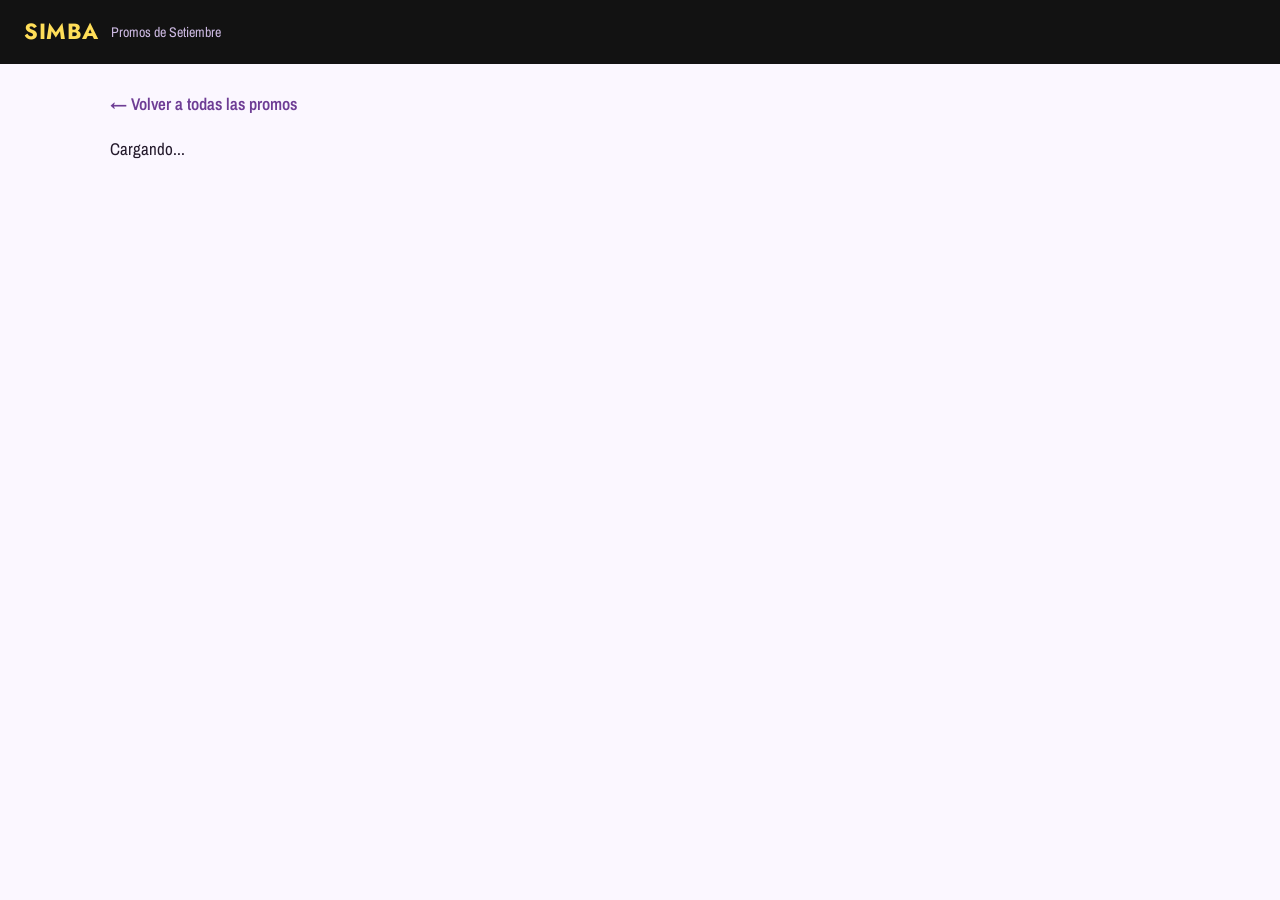
<file: landing-pedidos/promo-setiembre/pack.html>
<!DOCTYPE html>
<html lang="es">
<head>
<meta charset="UTF-8">
<meta name="viewport" content="width=device-width, initial-scale=1.0">
<title id="page-title">Promo Setiembre | SIMBA Kids UY</title>
<link rel="icon" type="image/png" href="https://cdn.shopify.com/s/files/1/0930/9575/6095/files/Diseno_sin_titulo_2.png?v=1742408340">
<meta property="og:type" content="website">
<meta property="og:title" content="🔥 Liquidación Final DryFit Café | SIMBA Kids UY">
<meta property="og:description" content="Hasta 35% OFF, solo por setiembre y hasta agotar stock. Elegí tu promo y tus diseños.">
<meta property="og:image" content="https://cdn.shopify.com/s/files/1/0930/9575/6095/files/foto_portada_para_las_landing_panales_ecologicos_simba.jpg?v=1788392374">
<meta property="og:image:width" content="1200">
<meta property="og:image:height" content="630">
<meta name="twitter:card" content="summary_large_image">
<meta name="twitter:title" content="🔥 Liquidación Final DryFit Café | SIMBA Kids UY">
<meta name="twitter:description" content="Hasta 35% OFF, solo por setiembre y hasta agotar stock. Elegí tu promo y tus diseños.">
<meta name="twitter:image" content="https://cdn.shopify.com/s/files/1/0930/9575/6095/files/foto_portada_para_las_landing_panales_ecologicos_simba.jpg?v=1788392374">
<link rel="stylesheet" href="assets/css/styles.css">
<!-- Meta Pixel Code -->
<script>
!function(f,b,e,v,n,t,s)
{if(f.fbq)return;n=f.fbq=function(){n.callMethod?
n.callMethod.apply(n,arguments):n.queue.push(arguments)};
if(!f._fbq)f._fbq=n;n.push=n;n.loaded=!0;n.version='2.0';
n.queue=[];t=b.createElement(e);t.async=!0;
t.src=v;s=b.getElementsByTagName(e)[0];
s.parentNode.insertBefore(t,s)}(window, document,'script',
'https://connect.facebook.net/en_US/fbevents.js');
fbq('init', '511844655087071');
fbq('track', 'PageView');
</script>
<noscript><img height="1" width="1" style="display:none"
src="https://www.facebook.com/tr?id=511844655087071&ev=PageView&noscript=1"
/></noscript>
<!-- End Meta Pixel Code -->
</head>
<body>
  <div class="topbar">
    <span class="brand">SIMBA</span>
    <span class="tagline">Promos de Setiembre</span>
  </div>

  <div class="container">
    <a class="back-link" href="index.html">&larr; Volver a todas las promos</a>

    <div id="pack-root">Cargando...</div>
  </div>

  <script src="assets/js/config.js"></script>
  <script src="data/products.js"></script>
  <script src="data/packs.js"></script>
  <script src="assets/js/data-source.js"></script>
  <script>
    const params = new URLSearchParams(location.search);
    const slug = params.get("slug");
    const root = document.getElementById("pack-root");

    const SHIPPING_OPTIONS = {
      pickup: {
        title: "Retiro en Aguada",
        detail: "A una cuadra del Palacio Legislativo. Coordinamos el retiro luego de confirmada la venta.",
        message: "Retiro en Aguada",
        cost: 0
      },
      montevideo: {
        title: "Envío en Montevideo — $U 200",
        detail: "Se suma al total del pedido.",
        message: "Envío en Montevideo",
        cost: 200
      },
      interior: {
        title: "Envío al resto del país (DAC)",
        detail: "El costo del envío se abona al recibir el pedido.",
        message: "Envío por DAC",
        cost: 0
      }
    };

    const FREE_SHIPPING_THRESHOLD = 3500;

    const PAYMENT_OPTIONS = {
      transferencia: {
        title: "Transferencia bancaria o depósito",
        detail: "Redes de cobranza (Abitab, Redpagos, etc.)",
        message: "Quiero hacer la compra por transferencia bancaria o depósitos en redes de cobranza."
      },
      tarjeta: {
        title: "Link de pago con tarjeta",
        detail: "Hasta 12 cuotas sin recargo.",
        message: "Quiero hacer la compra abonando con un link de pago con tarjeta."
      }
    };

    const SHIPPING_FIELD_LABELS = {
      nombre: "Nombre y apellido",
      direccion: "Dirección de entrega",
      localidad: "Localidad y departamento",
      celular: "Celular de contacto"
    };

    function shippingFieldKeys() {
      if (selectedShipping === "pickup") return ["nombre"];
      if (selectedShipping === "montevideo") return ["nombre", "direccion", "celular"];
      if (selectedShipping === "interior") {
        if (dacMode === "agencia") return ["nombre", "localidad", "celular"];
        if (dacMode === "domicilio") return ["nombre", "direccion", "localidad", "celular"];
        return null;
      }
      return [];
    }

    function shippingFieldsHTML(keys) {
      if (!keys || keys.length === 0) return "";
      return `<div class="shipping-fields">` + keys.map(k => `
        <div class="field-group">
          <label>${SHIPPING_FIELD_LABELS[k]}</label>
          <input type="text" class="field-input" data-key="${k}" value="${(shippingFields[k] || "").replace(/"/g, "&quot;")}" placeholder="${SHIPPING_FIELD_LABELS[k]}">
        </div>`).join("") + `</div>`;
    }

    function shippingOptionsHTML() {
      return Object.entries(SHIPPING_OPTIONS).map(([value, opt]) => `
        <div class="option-card-wrap" data-group="shipping" data-value="${value}">
          <label class="option-card">
            <input type="radio" name="shipping" value="${value}">
            <div class="option-text">
              <strong>${opt.title}</strong>
              <span>${opt.detail}</span>
            </div>
          </label>
          <div class="option-inline-extra" id="extra-${value}"></div>
        </div>`).join("");
    }

    function renderShippingDetails(pack) {
      Object.keys(SHIPPING_OPTIONS).forEach(v => {
        const el = document.getElementById(`extra-${v}`);
        if (el) el.innerHTML = "";
      });
      const container = document.getElementById(`extra-${selectedShipping}`);
      if (!container) return;

      if (selectedShipping === "interior") {
        const dacOption = (value, label) => `
          <label class="option-card ${dacMode === value ? "selected" : ""}">
            <input type="radio" name="dac-mode" value="${value}" ${dacMode === value ? "checked" : ""}>
            <div class="option-text"><strong>${label}</strong></div>
          </label>`;
        container.innerHTML =
          `<div class="option-list dac-mode-list">${dacOption("agencia", "Retiro en agencia")}${dacOption("domicilio", "Enviar a mi domicilio")}</div>` +
          shippingFieldsHTML(shippingFieldKeys());

        container.querySelectorAll('input[name="dac-mode"]').forEach(r => {
          r.addEventListener("change", e => {
            dacMode = e.target.value;
            renderShippingDetails(pack);
            updateSendState(pack);
          });
        });
      } else {
        container.innerHTML = shippingFieldsHTML(shippingFieldKeys());
      }

      container.querySelectorAll(".field-input").forEach(input => {
        input.addEventListener("input", e => {
          shippingFields[e.target.dataset.key] = e.target.value;
          updateSendState(pack);
        });
      });
    }

    function formatMoney(n) {
      return "$U " + n.toLocaleString("es-UY");
    }

    function discountPercent(original, promo) {
      return Math.round((1 - promo / original) * 100);
    }

    function priceTagHTML(original, promo, suffix) {
      const pct = discountPercent(original, promo);
      return `
        <div class="price-tag">
          <span class="original-price">${formatMoney(original)}${suffix || ""}</span>
          <span class="promo-price">${formatMoney(promo)}${suffix || ""}</span>
          <span class="discount-badge">${pct}% OFF</span>
        </div>`;
    }

    function sortedVariants(variants) {
      return variants.slice().sort((a, b) => a.title.localeCompare(b.title, "es"));
    }

    function galleryHTML(variants, ci) {
      return sortedVariants(variants).map(v => {
        const out = v.stock <= 0;
        const low = !out && v.stock <= 3;
        return `
        <div class="thumb-wrap ${out ? "out" : ""}" data-ci="${ci}" data-title="${v.title}">
          <div class="thumb ${out ? "out" : ""}">
            <img src="${v.image}" alt="${v.title}" loading="lazy">
            ${low ? '<div class="low-badge">🔥 ¡ÚLTIMAS UNIDADES!</div>' : ""}
            ${out ? '<div class="out-label">SIN STOCK</div>' : ""}
            <div class="count-badge"></div>
          </div>
          <div class="thumb-name">${v.title}</div>
        </div>`;
      }).join("");
    }

    function compProgressText(comp, total) {
      if (comp.qty === null) {
        return total > 0 ? `Elegiste ${total} diseño${total > 1 ? "s" : ""}` : "Elegí los que quieras";
      }
      return total >= comp.qty ? `✅ Elegiste tus ${comp.qty} diseño${comp.qty > 1 ? "s" : ""}` : `Elegiste ${total} de ${comp.qty}`;
    }

    function componentSatisfied(comp, total) {
      return comp.qty === null ? total >= 1 : total >= comp.qty;
    }

    function renderBadges(pack, ci) {
      const comp = pack.components[ci];
      const galleryEl = document.getElementById(`gallery-${ci}`);
      galleryEl.querySelectorAll(".thumb-wrap").forEach(wrap => {
        const count = selections[ci][wrap.dataset.title] || 0;
        const thumb = wrap.querySelector(".thumb");
        const badge = wrap.querySelector(".count-badge");
        thumb.classList.toggle("selected", count > 0);
        badge.textContent = count > 0 ? String(count) : "";
      });

      const total = countFor(ci);
      document.getElementById(`comp-progress-${ci}`).textContent = compProgressText(comp, total);
      document.getElementById(`clear-${ci}`).style.display = total > 0 ? "inline-flex" : "none";
    }

    let selections = {};
    let variantStock = {};
    let selectedShipping = "";
    let selectedPayment = "";
    let selectedUpsells = {}; // { [upsellId]: optionId }
    let dacMode = "";
    let shippingFields = {};

    function countFor(ci) {
      return Object.values(selections[ci] || {}).reduce((a, b) => a + b, 0);
    }

    function selectedUpsellOption(pack, upsellId) {
      const chosenId = selectedUpsells[upsellId];
      if (!chosenId) return null;
      const upsell = (pack.upsells || []).find(u => u.id === upsellId);
      if (!upsell) return null;
      return upsell.options.find(o => o.id === chosenId) || null;
    }

    // Precio interno del pedido (se calcula solo para el mensaje final de WhatsApp
    // y para el cartel de precio de arriba — no se hace ningún cálculo oculto extra).
    function orderSubtotal(pack) {
      const base = pack.mode === "individual"
        ? pack.unitPrice * pack.components.reduce((sum, c, ci) => sum + countFor(ci), 0)
        : pack.price;
      const upsellsCost = (pack.upsells || []).reduce((sum, u) => {
        const opt = selectedUpsellOption(pack, u.id);
        return sum + (opt ? opt.price : 0);
      }, 0);
      return base + upsellsCost;
    }

    function renderOrderSummary(pack) {
      const el = document.getElementById("order-summary");
      if (!el) return;

      const baseLabel = pack.mode === "individual" ? "Pañales elegidos" : "Producto";
      const base = pack.mode === "individual"
        ? pack.unitPrice * pack.components.reduce((sum, c, ci) => sum + countFor(ci), 0)
        : pack.price;

      const lines = [[baseLabel, base]];
      (pack.upsells || []).forEach(u => {
        const opt = selectedUpsellOption(pack, u.id);
        if (opt) lines.push([opt.label, opt.price]);
      });

      const subtotal = lines.reduce((s, [, amt]) => s + amt, 0);

      let shippingRow = "";
      let total = subtotal;
      if (selectedShipping === "montevideo") {
        if (subtotal >= FREE_SHIPPING_THRESHOLD) {
          shippingRow = `<div class="order-summary-line"><span>Envío</span><span>GRATIS</span></div>`;
        } else {
          total += SHIPPING_OPTIONS.montevideo.cost;
          shippingRow = `<div class="order-summary-line"><span>Envío</span><span>${formatMoney(SHIPPING_OPTIONS.montevideo.cost)}</span></div>`;
        }
      } else if (selectedShipping === "interior" && subtotal >= FREE_SHIPPING_THRESHOLD) {
        shippingRow = `<div class="order-summary-line"><span>Envío</span><span>GRATIS</span></div>`;
      }

      const rowsHTML = lines.map(([label, amt]) => `
        <div class="order-summary-line"><span>${label}</span><span>${formatMoney(amt)}</span></div>`).join("");

      el.innerHTML = rowsHTML + shippingRow + `
        <div class="order-summary-line total"><span>Total</span><span>${formatMoney(total)}</span></div>`;
    }

    function setSectionError(errId, listId, msg) {
      const errEl = document.getElementById(errId);
      if (errEl) errEl.textContent = msg;
      if (listId) {
        const list = document.getElementById(listId);
        if (list) list.classList.add("has-error");
      }
    }

    function clearSectionError(errId, listId) {
      const errEl = document.getElementById(errId);
      if (errEl) errEl.textContent = "";
      if (listId) {
        const list = document.getElementById(listId);
        if (list) list.classList.remove("has-error");
      }
    }

    // Devuelve la primera sección incompleta (para el scroll + cartel al tocar "Enviar"), o null si está todo listo.
    function firstUnmetTarget(pack) {
      for (let ci = 0; ci < pack.components.length; ci++) {
        const comp = pack.components[ci];
        if (!componentSatisfied(comp, countFor(ci))) {
          return {
            el: document.getElementById(`gallery-${ci}`),
            show: () => setSectionError(`comp-error-${ci}`, null,
              comp.qty === null
                ? "Elegí al menos un diseño"
                : `Te faltan diseños: elegiste ${countFor(ci)} de ${comp.qty}`)
          };
        }
      }
      if (!selectedShipping) {
        return { el: document.getElementById("shipping-options"),
          show: () => setSectionError("shipping-error", "shipping-options", "Elegí una opción de envío o retiro") };
      }
      if (selectedShipping === "interior" && !dacMode) {
        return { el: document.getElementById("shipping-options"),
          show: () => setSectionError("shipping-error", "shipping-options", "Elegí retiro en agencia o envío a domicilio") };
      }
      if (!selectedPayment) {
        return { el: document.getElementById("payment-options"),
          show: () => setSectionError("payment-error", "payment-options", "Elegí un medio de pago") };
      }
      return null;
    }

    function updateSendState(pack) {
      const btn = document.getElementById("send-btn");
      const progress = document.getElementById("send-progress");
      const unmetIndex = pack.components.findIndex((c, ci) => !componentSatisfied(c, countFor(ci)));

      pack.components.forEach((c, ci) => {
        if (componentSatisfied(c, countFor(ci))) clearSectionError(`comp-error-${ci}`);
      });
      if (selectedShipping && !(selectedShipping === "interior" && !dacMode)) clearSectionError("shipping-error", "shipping-options");
      if (selectedPayment) clearSectionError("payment-error", "payment-options");

      let blocking = null;
      if (unmetIndex !== -1) {
        const comp = pack.components[unmetIndex];
        blocking = comp.qty === null
          ? "Elegí al menos un diseño"
          : `Elegiste ${countFor(unmetIndex)} de ${comp.qty} diseños`;
      } else if (!selectedShipping) {
        blocking = "Elegí el envío o retiro";
      } else if (selectedShipping === "interior" && !dacMode) {
        blocking = "Elegí retiro en agencia o envío a domicilio";
      }

      if (!blocking && !selectedPayment) blocking = "Elegí el medio de pago";

      btn.classList.toggle("send-btn--incomplete", !!blocking);
      progress.textContent = blocking || "¡Listo! Todo elegido.";
      renderOrderSummary(pack);
    }

    function buildWhatsAppLink(pack) {
      const payment = PAYMENT_OPTIONS[selectedPayment];

      const lines = ["Hola, quiero hacer un pedido:"];

      if (pack.components.length > 0) {
        lines.push("");
        lines.push(`*${pack.name}*:`);
        pack.components.forEach((comp, ci) => {
          Object.entries(selections[ci]).forEach(([title, count]) => {
            if (count <= 0) return;
            lines.push(`- ${comp.label}: ${title}${count > 1 ? ` (x${count})` : ""}`);
          });
        });
        (pack.upsells || []).forEach(u => {
          const opt = selectedUpsellOption(pack, u.id);
          if (opt) lines.push(`Se agregó: ${opt.message}`);
        });
      }

      lines.push("");
      lines.push(selectedShipping === "pickup" ? "Te comparto mis datos para el pedido" : "Te comparto mis datos para el envío");
      lines.push("");
      if (selectedShipping === "pickup") {
        lines.push("Retiro en Pick Up Aguada");
      } else {
        lines.push(`Envío: ${selectedShipping === "montevideo" ? "Montevideo" : "DAC"}`);
      }
      if (selectedShipping === "interior" && dacMode) {
        lines.push(`Modalidad: ${dacMode === "agencia" ? "en agencia" : "a domicilio"}`);
      }
      (shippingFieldKeys() || []).forEach(k => {
        const val = (shippingFields[k] || "").trim();
        if (val) lines.push(`${SHIPPING_FIELD_LABELS[k]}: ${val}`);
      });
      lines.push("");
      lines.push(payment.message);

      const subtotal = orderSubtotal(pack);
      lines.push("");
      if (selectedShipping === "montevideo") {
        if (subtotal >= FREE_SHIPPING_THRESHOLD) {
          lines.push(`Total del pedido: ${formatMoney(subtotal)}`);
          lines.push("Envío: GRATIS");
        } else {
          lines.push(`Sub-total del pedido: ${formatMoney(subtotal)}`);
          lines.push(`Envío: ${formatMoney(SHIPPING_OPTIONS.montevideo.cost)}`);
          lines.push(`Total: ${formatMoney(subtotal + SHIPPING_OPTIONS.montevideo.cost)}`);
        }
      } else if (selectedShipping === "interior" && subtotal >= FREE_SHIPPING_THRESHOLD) {
        lines.push(`Total del pedido: ${formatMoney(subtotal)}`);
        lines.push("Envío: GRATIS");
      } else {
        lines.push(`Total del pedido: ${formatMoney(subtotal)}`);
      }

      const text = encodeURIComponent(lines.join("\n"));
      return `https://wa.me/${window.SIMBA_CONFIG.whatsappNumber}?text=${text}`;
    }

    function upsellsHTML(pack) {
      return (pack.upsells || []).map(u => {
        const optionsHTML = u.options.map(o => `
          <div class="upsell-option" data-upsell="${u.id}" data-id="${o.id}">
            <strong>${o.label}</strong>
            ${priceTagHTML(o.originalPrice, o.price)}
          </div>`).join("");
        const media = u.mediaType === "video"
          ? `<video class="upsell-media" src="${u.media}" autoplay loop muted playsinline></video>`
          : `<img class="upsell-media" src="${u.media}" alt="${u.title}" loading="lazy">`;
        return `
          <div class="upsell-block" data-upsell-block="${u.id}">
            <h3>${u.title}</h3>
            ${media}
            <p class="upsell-desc">${u.description}</p>
            <div class="upsell-options">${optionsHTML}</div>
          </div>`;
      }).join("");
    }

    function optionCardsHTML(groupName, options) {
      return Object.entries(options).map(([value, opt]) => `
        <label class="option-card" data-group="${groupName}">
          <input type="radio" name="${groupName}" value="${value}">
          <div class="option-text">
            <strong>${opt.title}</strong>
            <span>${opt.detail}</span>
          </div>
        </label>`).join("");
    }

    async function init() {
      const [packs, products] = await Promise.all([getPacks(), getProducts()]);
      const pack = packs.find(p => p.slug === slug);

      if (!pack) {
        root.innerHTML = "<p>No encontramos esa promo. <a href='index.html'>Volver</a></p>";
        return;
      }

      document.getElementById("page-title").textContent = `${pack.name} | SIMBA Kids UY`;

      selections = {};
      variantStock = {};
      selectedUpsells = {};
      pack.components.forEach((c, i) => { selections[i] = {}; });

      const componentBlocks = pack.components.map((comp, ci) => {
        const prod = products[comp.product];
        variantStock[ci] = {};
        prod.variants.forEach(v => { variantStock[ci][v.title] = v.stock; });
        const qtyLabel = comp.qty === null ? " (elegí los que quieras)" : ` (elegí ${comp.qty})`;
        const hint = (comp.qty === null || comp.qty > 1)
          ? "Tocá una foto para elegirla. Si querés el mismo diseño más de una vez, tocala de nuevo."
          : "Tocá una foto para elegirla.";
        return `
          <div class="component-block">
            <h3>${comp.label}${qtyLabel}</h3>
            <div class="hint">${hint}</div>
            <div class="gallery" id="gallery-${ci}">${galleryHTML(prod.variants, ci)}</div>
            <div class="comp-footer">
              <span class="comp-progress" id="comp-progress-${ci}">${compProgressText(comp, 0)}</span>
              <button type="button" class="clear-btn" id="clear-${ci}" style="display:none">Limpiar selección</button>
            </div>
            <div class="section-error" id="comp-error-${ci}"></div>
          </div>`;
      }).join("");

      const headerPrice = pack.mode === "individual"
        ? priceTagHTML(pack.originalPrice, pack.unitPrice, " c/u")
        : priceTagHTML(pack.originalPrice, pack.price);

      root.innerHTML = `
        <div class="pack-header">
          <img src="${pack.image}" alt="${pack.name}">
          <div class="meta">
            <h1>${pack.name}</h1>
            <div class="subtitle">${pack.subtitle}</div>
            ${headerPrice}
          </div>
        </div>
        ${componentBlocks}
        ${upsellsHTML(pack)}
        <div class="component-block">
          <h3>Retiro o Envío (gratis para compras mayores a $3.500)</h3>
          <div class="option-list" id="shipping-options">
            ${shippingOptionsHTML()}
          </div>
          <div class="section-error" id="shipping-error"></div>
        </div>
        <div class="component-block">
          <h3>Medio de pago</h3>
          <div class="option-list" id="payment-options">
            ${optionCardsHTML("payment", PAYMENT_OPTIONS)}
          </div>
          <div class="section-error" id="payment-error"></div>
        </div>
        <div class="send-bar">
          <div class="order-summary" id="order-summary"></div>
          <button class="send-btn" id="send-btn">Enviar info por WhatsApp</button>
          <div class="send-progress" id="send-progress"></div>
        </div>
      `;

      pack.components.forEach((comp, ci) => {
        root.querySelectorAll(`#gallery-${ci} .thumb-wrap:not(.out)`).forEach(wrap => {
          wrap.addEventListener("click", () => {
            const title = wrap.dataset.title;
            const current = selections[ci][title] || 0;
            if (comp.qty !== null && countFor(ci) >= comp.qty) return;
            if (current >= variantStock[ci][title]) return;
            selections[ci][title] = current + 1;
            renderBadges(pack, ci);
            updateSendState(pack);
          });
        });

        document.getElementById(`clear-${ci}`).addEventListener("click", () => {
          selections[ci] = {};
          renderBadges(pack, ci);
          updateSendState(pack);
        });
      });

      root.querySelectorAll('input[name="shipping"]').forEach(radio => {
        radio.addEventListener("change", e => {
          selectedShipping = e.target.value;
          if (selectedShipping !== "interior") dacMode = "";
          root.querySelectorAll('.option-card-wrap[data-group="shipping"]').forEach(card => {
            card.classList.toggle("selected", card.querySelector("input").checked);
          });
          renderShippingDetails(pack);
          updateSendState(pack);
        });
      });

      root.querySelectorAll('input[name="payment"]').forEach(radio => {
        radio.addEventListener("change", e => {
          selectedPayment = e.target.value;
          root.querySelectorAll('.option-card[data-group="payment"]').forEach(card => {
            card.classList.toggle("selected", card.querySelector("input").checked);
          });
          updateSendState(pack);
        });
      });

      (pack.upsells || []).forEach(u => {
        root.querySelectorAll(`.upsell-option[data-upsell="${u.id}"]`).forEach(el => {
          el.addEventListener("click", () => {
            const id = el.dataset.id;
            selectedUpsells[u.id] = selectedUpsells[u.id] === id ? null : id;
            root.querySelectorAll(`.upsell-option[data-upsell="${u.id}"]`).forEach(o => {
              o.classList.toggle("selected", o.dataset.id === selectedUpsells[u.id]);
            });
            renderOrderSummary(pack);
          });
        });
      });

      document.getElementById("send-btn").addEventListener("click", () => {
        const problem = firstUnmetTarget(pack);
        if (problem) {
          problem.show();
          if (problem.el) problem.el.scrollIntoView({ behavior: "smooth", block: "center" });
          return;
        }
        if (typeof fbq === "function") fbq("track", "Contact");
        window.open(buildWhatsAppLink(pack), "_blank");
      });

      updateSendState(pack);
    }

    init();
  </script>
</body>
</html>
</file>
<file: landing-pedidos/dermatitis/assets/css/styles.css>
@import url('https://fonts.googleapis.com/css2?family=Jost:wght@500;600;700&family=Archivo+Narrow:wght@400;500;600&display=swap');

:root {
  --simba-dark: #121212;
  --simba-purple: #6e3d95;
  --simba-purple-light: #d8a1f7;
  --simba-purple-mid: #b168da;
  --simba-gold: #e8be38;
  --simba-gold-soft: #ffde59;
  --bg: #fbf7ff;
  --card-bg: #ffffff;
  --text: #241a2c;
  --text-muted: #6b6070;
  --ok: #2f9e58;
  --out: #c0392b;
  --border: #ecdff8;
  --radius: 16px;
  --shadow: 0 4px 18px rgba(110, 61, 149, 0.12);
}

* { box-sizing: border-box; }

body {
  margin: 0;
  background: var(--bg);
  color: var(--text);
  font-family: 'Archivo Narrow', sans-serif;
  font-size: 17px;
  line-height: 1.45;
}

h1, h2, h3, .brand {
  font-family: 'Jost', sans-serif;
  font-weight: 700;
  margin: 0;
}

a { color: inherit; text-decoration: none; }

.topbar {
  display: flex;
  align-items: center;
  gap: 12px;
  padding: 16px 24px;
  background: var(--simba-dark);
  color: #fff;
}

.topbar .brand {
  font-size: 22px;
  color: var(--simba-gold-soft);
  letter-spacing: 0.5px;
}

.topbar .tagline {
  font-size: 14px;
  color: #cbb8e0;
}

.container {
  max-width: 1100px;
  margin: 0 auto;
  padding: 28px 20px 64px;
}

.hero {
  text-align: center;
  margin-bottom: 32px;
}

.hero h1 {
  font-size: 28px;
  color: var(--simba-purple);
}

.hero p {
  color: var(--text-muted);
  margin-top: 8px;
}

.section-title {
  font-size: 20px;
  color: var(--simba-purple);
  margin: 36px 0 16px;
  padding-bottom: 8px;
  border-bottom: 2px solid var(--simba-purple-light);
}

.pack-grid {
  display: grid;
  grid-template-columns: repeat(auto-fill, minmax(240px, 1fr));
  gap: 20px;
}

.pack-card {
  background: var(--card-bg);
  border-radius: var(--radius);
  box-shadow: var(--shadow);
  overflow: hidden;
  border: 1px solid var(--border);
  display: flex;
  flex-direction: column;
  transition: transform 0.15s ease, box-shadow 0.15s ease;
}

.pack-card:hover {
  transform: translateY(-3px);
  box-shadow: 0 10px 24px rgba(110, 61, 149, 0.2);
}

.pack-card img {
  width: 100%;
  aspect-ratio: 1 / 1;
  object-fit: cover;
  background: #f3ecf9;
}

.pack-card .info {
  padding: 14px 16px 18px;
  display: flex;
  flex-direction: column;
  gap: 6px;
  flex: 1;
}

.pack-card .name {
  font-family: 'Jost', sans-serif;
  font-weight: 600;
  font-size: 16px;
}

.pack-card .subtitle {
  font-size: 13.5px;
  color: var(--text-muted);
  flex: 1;
}

.badge {
  position: absolute;
  margin: 10px;
  background: var(--simba-gold-soft);
  color: var(--simba-dark);
  font-size: 11.5px;
  font-weight: 700;
  padding: 4px 10px;
  border-radius: 999px;
  text-transform: uppercase;
  letter-spacing: 0.3px;
}

.pack-card { position: relative; }

.back-link {
  display: inline-flex;
  align-items: center;
  gap: 6px;
  color: var(--simba-purple);
  font-weight: 600;
  margin-bottom: 20px;
}

.pack-header {
  display: flex;
  gap: 24px;
  flex-wrap: wrap;
  margin-bottom: 8px;
}

.pack-header img {
  width: 220px;
  height: 220px;
  object-fit: cover;
  border-radius: var(--radius);
  box-shadow: var(--shadow);
}

.pack-header img.logo-image {
  width: auto;
  height: auto;
  max-width: 220px;
  max-height: 220px;
  object-fit: contain;
  box-shadow: none;
  border-radius: 0;
}

.pack-header .meta { flex: 1; min-width: 240px; }
.pack-header .meta .subtitle { color: var(--text-muted); margin-top: 4px; }

.component-block {
  margin-top: 32px;
  padding-top: 20px;
  border-top: 1px solid var(--border);
}

.component-block h3 {
  font-size: 17px;
  color: var(--simba-dark);
  margin-bottom: 4px;
}

.component-block .hint {
  font-size: 13.5px;
  color: var(--text-muted);
  margin-bottom: 12px;
}

.gallery {
  display: grid;
  grid-template-columns: repeat(auto-fill, minmax(88px, 1fr));
  gap: 10px 8px;
  margin-bottom: 16px;
}

.gallery .thumb-wrap {
  display: flex;
  flex-direction: column;
  gap: 4px;
}

.gallery .thumb {
  position: relative;
  border-radius: 10px;
  overflow: hidden;
  border: 1px solid var(--border);
  aspect-ratio: 1/1;
}

.gallery .thumb img {
  width: 100%;
  height: 100%;
  object-fit: cover;
  display: block;
}

.gallery .thumb.out::before {
  content: "";
  position: absolute;
  inset: 0;
  background: rgba(255, 255, 255, 0.55);
  pointer-events: none;
}

.gallery .thumb-name {
  font-size: 10.5px;
  font-weight: 600;
  text-align: center;
  color: var(--text-muted);
  line-height: 1.2;
}

.gallery .thumb-wrap.out .thumb-name {
  color: var(--out);
}

.gallery .thumb .out-label {
  position: absolute;
  left: 0;
  right: 0;
  bottom: 0;
  background: rgba(192, 57, 43, 0.88);
  color: #fff;
  font-size: 9px;
  font-weight: 700;
  text-align: center;
  letter-spacing: 0.3px;
  padding: 3px 2px;
}

.gallery .thumb {
  cursor: pointer;
  transition: box-shadow 0.15s ease, transform 0.08s ease;
}

.gallery .thumb:active {
  transform: scale(0.96);
}

.gallery .thumb.out {
  cursor: default;
}

.gallery .thumb.selected {
  box-shadow: 0 0 0 3px var(--ok), 0 4px 10px rgba(47, 158, 88, 0.35);
}

.gallery .thumb .count-badge:empty {
  display: none;
}

.gallery .thumb .count-badge {
  position: absolute;
  top: 4px;
  right: 4px;
  min-width: 20px;
  height: 20px;
  padding: 0 5px;
  border-radius: 999px;
  background: var(--ok);
  color: #fff;
  font-size: 11.5px;
  font-weight: 800;
  display: flex;
  align-items: center;
  justify-content: center;
  box-shadow: 0 1px 4px rgba(0, 0, 0, 0.35);
}

.gallery .thumb .low-badge {
  position: absolute;
  bottom: 0;
  left: 0;
  right: 0;
  background: rgba(232, 158, 56, 0.95);
  color: #fff;
  font-size: 8px;
  font-weight: 800;
  text-align: center;
  line-height: 1.15;
  letter-spacing: 0.2px;
  padding: 2px 3px;
  box-shadow: 0 1px 4px rgba(0, 0, 0, 0.25);
}

.comp-footer {
  display: flex;
  align-items: center;
  justify-content: space-between;
  gap: 12px;
  margin-top: 4px;
}

.comp-progress {
  font-size: 13.5px;
  color: var(--text-muted);
  font-weight: 600;
}

.clear-btn {
  background: none;
  border: none;
  color: var(--out);
  font-family: inherit;
  font-size: 13px;
  font-weight: 700;
  text-decoration: underline;
  cursor: pointer;
  padding: 4px;
  display: inline-flex;
}

.option-list {
  display: flex;
  flex-direction: column;
  gap: 10px;
}

.option-card {
  display: flex;
  align-items: flex-start;
  gap: 12px;
  background: #fff;
  border: 2px solid var(--border);
  border-radius: 12px;
  padding: 12px 14px;
  cursor: pointer;
  transition: border-color 0.15s ease, background 0.15s ease;
}

.option-card:hover {
  border-color: var(--simba-purple-light);
}

.option-card.selected {
  border-color: var(--simba-purple);
  background: #faf3ff;
}

.option-card-wrap {
  border: 2px solid var(--border);
  border-radius: 12px;
  background: #fff;
  transition: border-color 0.15s ease, background 0.15s ease;
}

.option-card-wrap:hover {
  border-color: var(--simba-purple-light);
}

.option-card-wrap.selected {
  border-color: var(--simba-purple);
  background: #faf3ff;
}

.option-card-wrap .option-card {
  border: none;
  background: transparent;
}

.option-inline-extra:not(:empty) {
  padding: 0 14px 14px;
  margin-top: -2px;
}

.dac-mode-list {
  margin-bottom: 12px;
}

.shipping-fields {
  display: flex;
  flex-direction: column;
  gap: 10px;
}

.field-group {
  display: flex;
  flex-direction: column;
  gap: 4px;
}

.field-group label {
  font-size: 13px;
  font-weight: 600;
  color: var(--text);
}

.field-group input[type="text"] {
  padding: 10px 12px;
  border-radius: 10px;
  border: 1px solid var(--border);
  background: #fff;
  font-family: inherit;
  font-size: 15px;
  color: var(--text);
}

.field-group input[type="text"]:focus {
  outline: none;
  border-color: var(--simba-purple);
}

.option-card input[type="radio"],
.option-card input[type="checkbox"] {
  margin-top: 3px;
  width: 18px;
  height: 18px;
  accent-color: var(--simba-purple);
  flex-shrink: 0;
}

.field-group textarea,
.field-group input[type="tel"] {
  padding: 10px 12px;
  border-radius: 10px;
  border: 1px solid var(--border);
  background: #fff;
  font-family: inherit;
  font-size: 15px;
  color: var(--text);
  resize: vertical;
}

.field-group textarea:focus,
.field-group input[type="tel"]:focus {
  outline: none;
  border-color: var(--simba-purple);
}

.field-group .field-hint {
  font-size: 12.5px;
  color: var(--text-muted);
}

.note-box {
  background: #fff3d6;
  border: 1px solid #f0d48a;
  border-radius: 12px;
  margin-bottom: 24px;
  padding: 14px 16px;
  font-size: 14px;
  color: #6b4e00;
  line-height: 1.5;
}

.note-box strong {
  color: #6b4e00;
}

.option-list .other-input {
  padding: 12px 14px;
  border-radius: 12px;
  border: 2px solid var(--border);
  background: #fff;
  font-family: inherit;
  font-size: 15px;
  color: var(--text);
}

.option-list .other-input::placeholder {
  color: var(--text-muted);
}

.option-list .other-input:focus {
  outline: none;
  border-color: var(--simba-purple-light);
}

.option-list .other-input.filled {
  border-color: var(--simba-purple);
  background: #faf3ff;
}

.question-number {
  display: inline-flex;
  align-items: center;
  justify-content: center;
  width: 24px;
  height: 24px;
  border-radius: 50%;
  background: var(--simba-purple-light);
  color: var(--simba-dark);
  font-size: 12.5px;
  font-weight: 800;
  margin-right: 8px;
}

.option-text strong {
  display: block;
  font-size: 15px;
  color: var(--text);
}

.option-text span {
  display: block;
  font-size: 13px;
  color: var(--text-muted);
  margin-top: 2px;
}

.upsell-block {
  margin-top: 32px;
  padding: 20px;
  border-radius: var(--radius);
  border: 2px dashed var(--simba-gold);
  background: #fffdf5;
  text-align: center;
}

.upsell-block h3 {
  font-size: 16.5px;
  color: var(--simba-dark);
  margin-bottom: 12px;
}

.upsell-media {
  width: 100%;
  max-width: 260px;
  border-radius: 12px;
  display: block;
  margin: 0 auto 12px;
}

.upsell-desc {
  font-size: 13.5px;
  color: var(--text-muted);
  margin: 0 0 14px;
}

.upsell-options {
  display: flex;
  gap: 10px;
  flex-wrap: wrap;
  justify-content: center;
}

.upsell-option {
  flex: 1;
  min-width: 130px;
  background: #fff;
  border: 2px solid var(--border);
  border-radius: 12px;
  padding: 12px;
  cursor: pointer;
  transition: border-color 0.15s ease, background 0.15s ease;
}

.upsell-option:hover {
  border-color: var(--simba-gold);
}

.upsell-option.selected {
  border-color: var(--ok);
  background: #f2fbf5;
}

.upsell-option strong {
  display: block;
  font-size: 14px;
  color: var(--text);
}

.upsell-option span {
  display: block;
  font-size: 15px;
  font-weight: 700;
  color: var(--simba-purple);
  margin-top: 4px;
}

.send-bar {
  position: sticky;
  bottom: 0;
  margin-top: 36px;
  padding: 16px;
  background: linear-gradient(180deg, rgba(251,247,255,0) 0%, var(--bg) 30%);
}

.send-btn {
  display: flex;
  align-items: center;
  justify-content: center;
  gap: 10px;
  width: 100%;
  padding: 16px;
  border-radius: 14px;
  background: #25D366;
  color: #fff;
  font-family: 'Jost', sans-serif;
  font-weight: 700;
  font-size: 17px;
  border: none;
  cursor: pointer;
  box-shadow: 0 6px 20px rgba(37, 211, 102, 0.35);
}

.send-btn:disabled,
.send-btn--incomplete {
  background: #b9c9bd;
  box-shadow: none;
}

.section-error {
  color: #d32f2f;
  font-size: 12.5px;
  font-weight: 600;
  margin-top: 8px;
}

.section-error:empty {
  display: none;
}

.option-list.has-error .option-card,
.option-list.has-error .option-card-wrap {
  border-color: #ec6ea0;
}

.send-progress {
  text-align: center;
  font-size: 13.5px;
  color: var(--text-muted);
  margin-top: 8px;
}

footer.site-footer {
  text-align: center;
  padding: 20px;
  color: var(--text-muted);
  font-size: 13px;
}
</file>
<file: landing-pedidos/filtraciones/assets/css/styles.css>
@import url('https://fonts.googleapis.com/css2?family=Jost:wght@500;600;700&family=Archivo+Narrow:wght@400;500;600&display=swap');

:root {
  --simba-dark: #121212;
  --simba-purple: #6e3d95;
  --simba-purple-light: #d8a1f7;
  --simba-purple-mid: #b168da;
  --simba-gold: #e8be38;
  --simba-gold-soft: #ffde59;
  --bg: #fbf7ff;
  --card-bg: #ffffff;
  --text: #241a2c;
  --text-muted: #6b6070;
  --ok: #2f9e58;
  --out: #c0392b;
  --border: #ecdff8;
  --radius: 16px;
  --shadow: 0 4px 18px rgba(110, 61, 149, 0.12);
}

* { box-sizing: border-box; }

body {
  margin: 0;
  background: var(--bg);
  color: var(--text);
  font-family: 'Archivo Narrow', sans-serif;
  font-size: 17px;
  line-height: 1.45;
}

h1, h2, h3, .brand {
  font-family: 'Jost', sans-serif;
  font-weight: 700;
  margin: 0;
}

a { color: inherit; text-decoration: none; }

.topbar {
  display: flex;
  align-items: center;
  gap: 12px;
  padding: 16px 24px;
  background: var(--simba-dark);
  color: #fff;
}

.topbar .brand {
  font-size: 22px;
  color: var(--simba-gold-soft);
  letter-spacing: 0.5px;
}

.topbar .tagline {
  font-size: 14px;
  color: #cbb8e0;
}

.container {
  max-width: 1100px;
  margin: 0 auto;
  padding: 28px 20px 64px;
}

.hero {
  text-align: center;
  margin-bottom: 32px;
}

.hero h1 {
  font-size: 28px;
  color: var(--simba-purple);
}

.hero p {
  color: var(--text-muted);
  margin-top: 8px;
}

.section-title {
  font-size: 20px;
  color: var(--simba-purple);
  margin: 36px 0 16px;
  padding-bottom: 8px;
  border-bottom: 2px solid var(--simba-purple-light);
}

.pack-grid {
  display: grid;
  grid-template-columns: repeat(auto-fill, minmax(240px, 1fr));
  gap: 20px;
}

.pack-card {
  background: var(--card-bg);
  border-radius: var(--radius);
  box-shadow: var(--shadow);
  overflow: hidden;
  border: 1px solid var(--border);
  display: flex;
  flex-direction: column;
  transition: transform 0.15s ease, box-shadow 0.15s ease;
}

.pack-card:hover {
  transform: translateY(-3px);
  box-shadow: 0 10px 24px rgba(110, 61, 149, 0.2);
}

.pack-card img {
  width: 100%;
  aspect-ratio: 1 / 1;
  object-fit: cover;
  background: #f3ecf9;
}

.pack-card .info {
  padding: 14px 16px 18px;
  display: flex;
  flex-direction: column;
  gap: 6px;
  flex: 1;
}

.pack-card .name {
  font-family: 'Jost', sans-serif;
  font-weight: 600;
  font-size: 16px;
}

.pack-card .subtitle {
  font-size: 13.5px;
  color: var(--text-muted);
  flex: 1;
}

.badge {
  position: absolute;
  margin: 10px;
  background: var(--simba-gold-soft);
  color: var(--simba-dark);
  font-size: 11.5px;
  font-weight: 700;
  padding: 4px 10px;
  border-radius: 999px;
  text-transform: uppercase;
  letter-spacing: 0.3px;
}

.pack-card { position: relative; }

.back-link {
  display: inline-flex;
  align-items: center;
  gap: 6px;
  color: var(--simba-purple);
  font-weight: 600;
  margin-bottom: 20px;
}

.pack-header {
  display: flex;
  gap: 24px;
  flex-wrap: wrap;
  margin-bottom: 8px;
}

.pack-header img {
  width: 220px;
  height: 220px;
  object-fit: cover;
  border-radius: var(--radius);
  box-shadow: var(--shadow);
}

.pack-header img.logo-image {
  width: auto;
  height: auto;
  max-width: 220px;
  max-height: 220px;
  object-fit: contain;
  box-shadow: none;
  border-radius: 0;
}

.pack-header .meta { flex: 1; min-width: 240px; }
.pack-header .meta .subtitle { color: var(--text-muted); margin-top: 4px; }

.component-block {
  margin-top: 32px;
  padding-top: 20px;
  border-top: 1px solid var(--border);
}

.component-block h3 {
  font-size: 17px;
  color: var(--simba-dark);
  margin-bottom: 4px;
}

.component-block .hint {
  font-size: 13.5px;
  color: var(--text-muted);
  margin-bottom: 12px;
}

.gallery {
  display: grid;
  grid-template-columns: repeat(auto-fill, minmax(88px, 1fr));
  gap: 10px 8px;
  margin-bottom: 16px;
}

.gallery .thumb-wrap {
  display: flex;
  flex-direction: column;
  gap: 4px;
}

.gallery .thumb {
  position: relative;
  border-radius: 10px;
  overflow: hidden;
  border: 1px solid var(--border);
  aspect-ratio: 1/1;
}

.gallery .thumb img {
  width: 100%;
  height: 100%;
  object-fit: cover;
  display: block;
}

.gallery .thumb.out::before {
  content: "";
  position: absolute;
  inset: 0;
  background: rgba(255, 255, 255, 0.55);
  pointer-events: none;
}

.gallery .thumb-name {
  font-size: 10.5px;
  font-weight: 600;
  text-align: center;
  color: var(--text-muted);
  line-height: 1.2;
}

.gallery .thumb-wrap.out .thumb-name {
  color: var(--out);
}

.gallery .thumb .out-label {
  position: absolute;
  left: 0;
  right: 0;
  bottom: 0;
  background: rgba(192, 57, 43, 0.88);
  color: #fff;
  font-size: 9px;
  font-weight: 700;
  text-align: center;
  letter-spacing: 0.3px;
  padding: 3px 2px;
}

.gallery .thumb {
  cursor: pointer;
  transition: box-shadow 0.15s ease, transform 0.08s ease;
}

.gallery .thumb:active {
  transform: scale(0.96);
}

.gallery .thumb.out {
  cursor: default;
}

.gallery .thumb.selected {
  box-shadow: 0 0 0 3px var(--ok), 0 4px 10px rgba(47, 158, 88, 0.35);
}

.gallery .thumb .count-badge:empty {
  display: none;
}

.gallery .thumb .count-badge {
  position: absolute;
  top: 4px;
  right: 4px;
  min-width: 20px;
  height: 20px;
  padding: 0 5px;
  border-radius: 999px;
  background: var(--ok);
  color: #fff;
  font-size: 11.5px;
  font-weight: 800;
  display: flex;
  align-items: center;
  justify-content: center;
  box-shadow: 0 1px 4px rgba(0, 0, 0, 0.35);
}

.gallery .thumb .low-badge {
  position: absolute;
  bottom: 0;
  left: 0;
  right: 0;
  background: rgba(232, 158, 56, 0.95);
  color: #fff;
  font-size: 8px;
  font-weight: 800;
  text-align: center;
  line-height: 1.15;
  letter-spacing: 0.2px;
  padding: 2px 3px;
  box-shadow: 0 1px 4px rgba(0, 0, 0, 0.25);
}

.comp-footer {
  display: flex;
  align-items: center;
  justify-content: space-between;
  gap: 12px;
  margin-top: 4px;
}

.comp-progress {
  font-size: 13.5px;
  color: var(--text-muted);
  font-weight: 600;
}

.clear-btn {
  background: none;
  border: none;
  color: var(--out);
  font-family: inherit;
  font-size: 13px;
  font-weight: 700;
  text-decoration: underline;
  cursor: pointer;
  padding: 4px;
  display: inline-flex;
}

.option-list {
  display: flex;
  flex-direction: column;
  gap: 10px;
}

.option-card {
  display: flex;
  align-items: flex-start;
  gap: 12px;
  background: #fff;
  border: 2px solid var(--border);
  border-radius: 12px;
  padding: 12px 14px;
  cursor: pointer;
  transition: border-color 0.15s ease, background 0.15s ease;
}

.option-card:hover {
  border-color: var(--simba-purple-light);
}

.option-card.selected {
  border-color: var(--simba-purple);
  background: #faf3ff;
}

.option-card-wrap {
  border: 2px solid var(--border);
  border-radius: 12px;
  background: #fff;
  transition: border-color 0.15s ease, background 0.15s ease;
}

.option-card-wrap:hover {
  border-color: var(--simba-purple-light);
}

.option-card-wrap.selected {
  border-color: var(--simba-purple);
  background: #faf3ff;
}

.option-card-wrap .option-card {
  border: none;
  background: transparent;
}

.option-inline-extra:not(:empty) {
  padding: 0 14px 14px;
  margin-top: -2px;
}

.dac-mode-list {
  margin-bottom: 12px;
}

.shipping-fields {
  display: flex;
  flex-direction: column;
  gap: 10px;
}

.field-group {
  display: flex;
  flex-direction: column;
  gap: 4px;
}

.field-group label {
  font-size: 13px;
  font-weight: 600;
  color: var(--text);
}

.field-group input[type="text"] {
  padding: 10px 12px;
  border-radius: 10px;
  border: 1px solid var(--border);
  background: #fff;
  font-family: inherit;
  font-size: 15px;
  color: var(--text);
}

.field-group input[type="text"]:focus {
  outline: none;
  border-color: var(--simba-purple);
}

.option-card input[type="radio"],
.option-card input[type="checkbox"] {
  margin-top: 3px;
  width: 18px;
  height: 18px;
  accent-color: var(--simba-purple);
  flex-shrink: 0;
}

.field-group textarea,
.field-group input[type="tel"] {
  padding: 10px 12px;
  border-radius: 10px;
  border: 1px solid var(--border);
  background: #fff;
  font-family: inherit;
  font-size: 15px;
  color: var(--text);
  resize: vertical;
}

.field-group textarea:focus,
.field-group input[type="tel"]:focus {
  outline: none;
  border-color: var(--simba-purple);
}

.field-group .field-hint {
  font-size: 12.5px;
  color: var(--text-muted);
}

.note-box {
  background: #fff3d6;
  border: 1px solid #f0d48a;
  border-radius: 12px;
  margin-bottom: 24px;
  padding: 14px 16px;
  font-size: 14px;
  color: #6b4e00;
  line-height: 1.5;
}

.note-box strong {
  color: #6b4e00;
}

.option-list .other-input {
  padding: 12px 14px;
  border-radius: 12px;
  border: 2px solid var(--border);
  background: #fff;
  font-family: inherit;
  font-size: 15px;
  color: var(--text);
}

.option-list .other-input::placeholder {
  color: var(--text-muted);
}

.option-list .other-input:focus {
  outline: none;
  border-color: var(--simba-purple-light);
}

.option-list .other-input.filled {
  border-color: var(--simba-purple);
  background: #faf3ff;
}

.question-number {
  display: inline-flex;
  align-items: center;
  justify-content: center;
  width: 24px;
  height: 24px;
  border-radius: 50%;
  background: var(--simba-purple-light);
  color: var(--simba-dark);
  font-size: 12.5px;
  font-weight: 800;
  margin-right: 8px;
}

.option-text strong {
  display: block;
  font-size: 15px;
  color: var(--text);
}

.option-text span {
  display: block;
  font-size: 13px;
  color: var(--text-muted);
  margin-top: 2px;
}

.upsell-block {
  margin-top: 32px;
  padding: 20px;
  border-radius: var(--radius);
  border: 2px dashed var(--simba-gold);
  background: #fffdf5;
  text-align: center;
}

.upsell-block h3 {
  font-size: 16.5px;
  color: var(--simba-dark);
  margin-bottom: 12px;
}

.upsell-media {
  width: 100%;
  max-width: 260px;
  border-radius: 12px;
  display: block;
  margin: 0 auto 12px;
}

.upsell-desc {
  font-size: 13.5px;
  color: var(--text-muted);
  margin: 0 0 14px;
}

.upsell-options {
  display: flex;
  gap: 10px;
  flex-wrap: wrap;
  justify-content: center;
}

.upsell-option {
  flex: 1;
  min-width: 130px;
  background: #fff;
  border: 2px solid var(--border);
  border-radius: 12px;
  padding: 12px;
  cursor: pointer;
  transition: border-color 0.15s ease, background 0.15s ease;
}

.upsell-option:hover {
  border-color: var(--simba-gold);
}

.upsell-option.selected {
  border-color: var(--ok);
  background: #f2fbf5;
}

.upsell-option strong {
  display: block;
  font-size: 14px;
  color: var(--text);
}

.upsell-option span {
  display: block;
  font-size: 15px;
  font-weight: 700;
  color: var(--simba-purple);
  margin-top: 4px;
}

.send-bar {
  position: sticky;
  bottom: 0;
  margin-top: 36px;
  padding: 16px;
  background: linear-gradient(180deg, rgba(251,247,255,0) 0%, var(--bg) 30%);
}

.send-btn {
  display: flex;
  align-items: center;
  justify-content: center;
  gap: 10px;
  width: 100%;
  padding: 16px;
  border-radius: 14px;
  background: #25D366;
  color: #fff;
  font-family: 'Jost', sans-serif;
  font-weight: 700;
  font-size: 17px;
  border: none;
  cursor: pointer;
  box-shadow: 0 6px 20px rgba(37, 211, 102, 0.35);
}

.send-btn:disabled,
.send-btn--incomplete {
  background: #b9c9bd;
  box-shadow: none;
}

.section-error {
  color: #d32f2f;
  font-size: 12.5px;
  font-weight: 600;
  margin-top: 8px;
}

.section-error:empty {
  display: none;
}

.option-list.has-error .option-card,
.option-list.has-error .option-card-wrap {
  border-color: #ec6ea0;
}

.send-progress {
  text-align: center;
  font-size: 13.5px;
  color: var(--text-muted);
  margin-top: 8px;
}

footer.site-footer {
  text-align: center;
  padding: 20px;
  color: var(--text-muted);
  font-size: 13px;
}
</file>
<file: landing-pedidos/mayorista/assets/css/styles.css>
@import url('https://fonts.googleapis.com/css2?family=Jost:wght@500;600;700&family=Archivo+Narrow:wght@400;500;600&display=swap');

:root {
  --simba-dark: #121212;
  --simba-purple: #6e3d95;
  --simba-purple-light: #d8a1f7;
  --simba-purple-mid: #b168da;
  --simba-gold: #e8be38;
  --simba-gold-soft: #ffde59;
  --bg: #fbf7ff;
  --card-bg: #ffffff;
  --text: #241a2c;
  --text-muted: #6b6070;
  --ok: #2f9e58;
  --out: #c0392b;
  --border: #ecdff8;
  --radius: 16px;
  --shadow: 0 4px 18px rgba(110, 61, 149, 0.12);
}

* { box-sizing: border-box; }

body {
  margin: 0;
  background: var(--bg);
  color: var(--text);
  font-family: 'Archivo Narrow', sans-serif;
  font-size: 17px;
  line-height: 1.45;
}

h1, h2, h3, .brand {
  font-family: 'Jost', sans-serif;
  font-weight: 700;
  margin: 0;
}

a { color: inherit; text-decoration: none; }

.topbar {
  display: flex;
  align-items: center;
  gap: 12px;
  padding: 16px 24px;
  background: var(--simba-dark);
  color: #fff;
}

.topbar .brand {
  font-size: 22px;
  color: var(--simba-gold-soft);
  letter-spacing: 0.5px;
}

.topbar .tagline {
  font-size: 14px;
  color: #cbb8e0;
}

.container {
  max-width: 1100px;
  margin: 0 auto;
  padding: 28px 20px 64px;
}

.hero {
  text-align: center;
  margin-bottom: 32px;
}

.hero h1 {
  font-size: 28px;
  color: var(--simba-purple);
}

.hero p {
  color: var(--text-muted);
  margin-top: 8px;
}

.section-title {
  font-size: 20px;
  color: var(--simba-purple);
  margin: 36px 0 16px;
  padding-bottom: 8px;
  border-bottom: 2px solid var(--simba-purple-light);
}

.pack-grid {
  display: grid;
  grid-template-columns: repeat(auto-fill, minmax(240px, 1fr));
  gap: 20px;
}

.pack-card {
  background: var(--card-bg);
  border-radius: var(--radius);
  box-shadow: var(--shadow);
  overflow: hidden;
  border: 1px solid var(--border);
  display: flex;
  flex-direction: column;
  transition: transform 0.15s ease, box-shadow 0.15s ease;
}

.pack-card:hover {
  transform: translateY(-3px);
  box-shadow: 0 10px 24px rgba(110, 61, 149, 0.2);
}

.pack-card img {
  width: 100%;
  aspect-ratio: 1 / 1;
  object-fit: cover;
  background: #f3ecf9;
}

.pack-card .info {
  padding: 14px 16px 18px;
  display: flex;
  flex-direction: column;
  gap: 6px;
  flex: 1;
}

.pack-card .name {
  font-family: 'Jost', sans-serif;
  font-weight: 600;
  font-size: 16px;
}

.pack-card .subtitle {
  font-size: 13.5px;
  color: var(--text-muted);
  flex: 1;
}

.badge {
  position: absolute;
  margin: 10px;
  background: var(--simba-gold-soft);
  color: var(--simba-dark);
  font-size: 11.5px;
  font-weight: 700;
  padding: 4px 10px;
  border-radius: 999px;
  text-transform: uppercase;
  letter-spacing: 0.3px;
}

.pack-card { position: relative; }

.back-link {
  display: inline-flex;
  align-items: center;
  gap: 6px;
  color: var(--simba-purple);
  font-weight: 600;
  margin-bottom: 20px;
}

.pack-header {
  display: flex;
  gap: 24px;
  flex-wrap: wrap;
  margin-bottom: 8px;
}

.pack-header img {
  width: 220px;
  height: 220px;
  object-fit: cover;
  border-radius: var(--radius);
  box-shadow: var(--shadow);
}

.pack-header img.logo-image {
  width: auto;
  height: auto;
  max-width: 220px;
  max-height: 220px;
  object-fit: contain;
  box-shadow: none;
  border-radius: 0;
}

.pack-header .meta { flex: 1; min-width: 240px; }
.pack-header .meta .subtitle { color: var(--text-muted); margin-top: 4px; }

.component-block {
  margin-top: 32px;
  padding-top: 20px;
  border-top: 1px solid var(--border);
}

.component-block h3 {
  font-size: 17px;
  color: var(--simba-dark);
  margin-bottom: 4px;
}

.component-block .hint {
  font-size: 13.5px;
  color: var(--text-muted);
  margin-bottom: 12px;
}

.gallery {
  display: grid;
  grid-template-columns: repeat(auto-fill, minmax(88px, 1fr));
  gap: 10px 8px;
  margin-bottom: 16px;
}

.gallery .thumb-wrap {
  display: flex;
  flex-direction: column;
  gap: 4px;
}

.gallery .thumb {
  position: relative;
  border-radius: 10px;
  overflow: hidden;
  border: 1px solid var(--border);
  aspect-ratio: 1/1;
}

.gallery .thumb img {
  width: 100%;
  height: 100%;
  object-fit: cover;
  display: block;
}

.gallery .thumb.out::before {
  content: "";
  position: absolute;
  inset: 0;
  background: rgba(255, 255, 255, 0.55);
  pointer-events: none;
}

.gallery .thumb-name {
  font-size: 10.5px;
  font-weight: 600;
  text-align: center;
  color: var(--text-muted);
  line-height: 1.2;
}

.gallery .thumb-wrap.out .thumb-name {
  color: var(--out);
}

.gallery .thumb .out-label {
  position: absolute;
  left: 0;
  right: 0;
  bottom: 0;
  background: rgba(192, 57, 43, 0.88);
  color: #fff;
  font-size: 9px;
  font-weight: 700;
  text-align: center;
  letter-spacing: 0.3px;
  padding: 3px 2px;
}

.gallery .thumb {
  cursor: pointer;
  transition: box-shadow 0.15s ease, transform 0.08s ease;
}

.gallery .thumb:active {
  transform: scale(0.96);
}

.gallery .thumb.out {
  cursor: default;
}

.gallery .thumb.selected {
  box-shadow: 0 0 0 3px var(--ok), 0 4px 10px rgba(47, 158, 88, 0.35);
}

.gallery .thumb .count-badge:empty {
  display: none;
}

.gallery .thumb .count-badge {
  position: absolute;
  top: 4px;
  right: 4px;
  min-width: 20px;
  height: 20px;
  padding: 0 5px;
  border-radius: 999px;
  background: var(--ok);
  color: #fff;
  font-size: 11.5px;
  font-weight: 800;
  display: flex;
  align-items: center;
  justify-content: center;
  box-shadow: 0 1px 4px rgba(0, 0, 0, 0.35);
}

.gallery .thumb .low-badge {
  position: absolute;
  bottom: 0;
  left: 0;
  right: 0;
  background: rgba(232, 158, 56, 0.95);
  color: #fff;
  font-size: 8px;
  font-weight: 800;
  text-align: center;
  line-height: 1.15;
  letter-spacing: 0.2px;
  padding: 2px 3px;
  box-shadow: 0 1px 4px rgba(0, 0, 0, 0.25);
}

.comp-footer {
  display: flex;
  align-items: center;
  justify-content: space-between;
  gap: 12px;
  margin-top: 4px;
}

.comp-progress {
  font-size: 13.5px;
  color: var(--text-muted);
  font-weight: 600;
}

.clear-btn {
  background: none;
  border: none;
  color: var(--out);
  font-family: inherit;
  font-size: 13px;
  font-weight: 700;
  text-decoration: underline;
  cursor: pointer;
  padding: 4px;
  display: inline-flex;
}

.option-list {
  display: flex;
  flex-direction: column;
  gap: 10px;
}

.option-card {
  display: flex;
  align-items: flex-start;
  gap: 12px;
  background: #fff;
  border: 2px solid var(--border);
  border-radius: 12px;
  padding: 12px 14px;
  cursor: pointer;
  transition: border-color 0.15s ease, background 0.15s ease;
}

.option-card:hover {
  border-color: var(--simba-purple-light);
}

.option-card.selected {
  border-color: var(--simba-purple);
  background: #faf3ff;
}

.option-card-wrap {
  border: 2px solid var(--border);
  border-radius: 12px;
  background: #fff;
  transition: border-color 0.15s ease, background 0.15s ease;
}

.option-card-wrap:hover {
  border-color: var(--simba-purple-light);
}

.option-card-wrap.selected {
  border-color: var(--simba-purple);
  background: #faf3ff;
}

.option-card-wrap .option-card {
  border: none;
  background: transparent;
}

.option-inline-extra:not(:empty) {
  padding: 0 14px 14px;
  margin-top: -2px;
}

.dac-mode-list {
  margin-bottom: 12px;
}

.shipping-fields {
  display: flex;
  flex-direction: column;
  gap: 10px;
}

.field-group {
  display: flex;
  flex-direction: column;
  gap: 4px;
}

.field-group label {
  font-size: 13px;
  font-weight: 600;
  color: var(--text);
}

.field-group input[type="text"] {
  padding: 10px 12px;
  border-radius: 10px;
  border: 1px solid var(--border);
  background: #fff;
  font-family: inherit;
  font-size: 15px;
  color: var(--text);
}

.field-group input[type="text"]:focus {
  outline: none;
  border-color: var(--simba-purple);
}

.option-card input[type="radio"] {
  margin-top: 3px;
  width: 18px;
  height: 18px;
  accent-color: var(--simba-purple);
  flex-shrink: 0;
}

.option-text strong {
  display: block;
  font-size: 15px;
  color: var(--text);
}

.option-text span {
  display: block;
  font-size: 13px;
  color: var(--text-muted);
  margin-top: 2px;
}

.upsell-block {
  margin-top: 32px;
  padding: 20px;
  border-radius: var(--radius);
  border: 2px dashed var(--simba-gold);
  background: #fffdf5;
  text-align: center;
}

.upsell-block h3 {
  font-size: 16.5px;
  color: var(--simba-dark);
  margin-bottom: 12px;
}

.upsell-media {
  width: 100%;
  max-width: 260px;
  border-radius: 12px;
  display: block;
  margin: 0 auto 12px;
}

.upsell-desc {
  font-size: 13.5px;
  color: var(--text-muted);
  margin: 0 0 14px;
}

.upsell-options {
  display: flex;
  gap: 10px;
  flex-wrap: wrap;
  justify-content: center;
}

.upsell-option {
  flex: 1;
  min-width: 130px;
  background: #fff;
  border: 2px solid var(--border);
  border-radius: 12px;
  padding: 12px;
  cursor: pointer;
  transition: border-color 0.15s ease, background 0.15s ease;
}

.upsell-option:hover {
  border-color: var(--simba-gold);
}

.upsell-option.selected {
  border-color: var(--ok);
  background: #f2fbf5;
}

.upsell-option strong {
  display: block;
  font-size: 14px;
  color: var(--text);
}

.upsell-option span {
  display: block;
  font-size: 15px;
  font-weight: 700;
  color: var(--simba-purple);
  margin-top: 4px;
}

.send-bar {
  position: sticky;
  bottom: 0;
  margin-top: 36px;
  padding: 16px;
  background: linear-gradient(180deg, rgba(251,247,255,0) 0%, var(--bg) 30%);
}

.send-btn {
  display: flex;
  align-items: center;
  justify-content: center;
  gap: 10px;
  width: 100%;
  padding: 16px;
  border-radius: 14px;
  background: #25D366;
  color: #fff;
  font-family: 'Jost', sans-serif;
  font-weight: 700;
  font-size: 17px;
  border: none;
  cursor: pointer;
  box-shadow: 0 6px 20px rgba(37, 211, 102, 0.35);
}

.send-btn:disabled,
.send-btn--incomplete {
  background: #b9c9bd;
  box-shadow: none;
}

.section-error {
  color: #d32f2f;
  font-size: 12.5px;
  font-weight: 600;
  margin-top: 8px;
}

.section-error:empty {
  display: none;
}

.option-list.has-error .option-card,
.option-list.has-error .option-card-wrap {
  border-color: #ec6ea0;
}

.send-progress {
  text-align: center;
  font-size: 13.5px;
  color: var(--text-muted);
  margin-top: 8px;
}

footer.site-footer {
  text-align: center;
  padding: 20px;
  color: var(--text-muted);
  font-size: 13px;
}
</file>
<file: landing-pedidos/olor-panales/assets/css/styles.css>
@import url('https://fonts.googleapis.com/css2?family=Jost:wght@500;600;700&family=Archivo+Narrow:wght@400;500;600&display=swap');

:root {
  --simba-dark: #121212;
  --simba-purple: #6e3d95;
  --simba-purple-light: #d8a1f7;
  --simba-purple-mid: #b168da;
  --simba-gold: #e8be38;
  --simba-gold-soft: #ffde59;
  --bg: #fbf7ff;
  --card-bg: #ffffff;
  --text: #241a2c;
  --text-muted: #6b6070;
  --ok: #2f9e58;
  --out: #c0392b;
  --border: #ecdff8;
  --radius: 16px;
  --shadow: 0 4px 18px rgba(110, 61, 149, 0.12);
}

* { box-sizing: border-box; }

body {
  margin: 0;
  background: var(--bg);
  color: var(--text);
  font-family: 'Archivo Narrow', sans-serif;
  font-size: 17px;
  line-height: 1.45;
}

h1, h2, h3, .brand {
  font-family: 'Jost', sans-serif;
  font-weight: 700;
  margin: 0;
}

a { color: inherit; text-decoration: none; }

.topbar {
  display: flex;
  align-items: center;
  gap: 12px;
  padding: 16px 24px;
  background: var(--simba-dark);
  color: #fff;
}

.topbar .brand {
  font-size: 22px;
  color: var(--simba-gold-soft);
  letter-spacing: 0.5px;
}

.topbar .tagline {
  font-size: 14px;
  color: #cbb8e0;
}

.container {
  max-width: 1100px;
  margin: 0 auto;
  padding: 28px 20px 64px;
}

.hero {
  text-align: center;
  margin-bottom: 32px;
}

.hero h1 {
  font-size: 28px;
  color: var(--simba-purple);
}

.hero p {
  color: var(--text-muted);
  margin-top: 8px;
}

.section-title {
  font-size: 20px;
  color: var(--simba-purple);
  margin: 36px 0 16px;
  padding-bottom: 8px;
  border-bottom: 2px solid var(--simba-purple-light);
}

.pack-grid {
  display: grid;
  grid-template-columns: repeat(auto-fill, minmax(240px, 1fr));
  gap: 20px;
}

.pack-card {
  background: var(--card-bg);
  border-radius: var(--radius);
  box-shadow: var(--shadow);
  overflow: hidden;
  border: 1px solid var(--border);
  display: flex;
  flex-direction: column;
  transition: transform 0.15s ease, box-shadow 0.15s ease;
}

.pack-card:hover {
  transform: translateY(-3px);
  box-shadow: 0 10px 24px rgba(110, 61, 149, 0.2);
}

.pack-card img {
  width: 100%;
  aspect-ratio: 1 / 1;
  object-fit: cover;
  background: #f3ecf9;
}

.pack-card .info {
  padding: 14px 16px 18px;
  display: flex;
  flex-direction: column;
  gap: 6px;
  flex: 1;
}

.pack-card .name {
  font-family: 'Jost', sans-serif;
  font-weight: 600;
  font-size: 16px;
}

.pack-card .subtitle {
  font-size: 13.5px;
  color: var(--text-muted);
  flex: 1;
}

.badge {
  position: absolute;
  margin: 10px;
  background: var(--simba-gold-soft);
  color: var(--simba-dark);
  font-size: 11.5px;
  font-weight: 700;
  padding: 4px 10px;
  border-radius: 999px;
  text-transform: uppercase;
  letter-spacing: 0.3px;
}

.pack-card { position: relative; }

.back-link {
  display: inline-flex;
  align-items: center;
  gap: 6px;
  color: var(--simba-purple);
  font-weight: 600;
  margin-bottom: 20px;
}

.pack-header {
  display: flex;
  gap: 24px;
  flex-wrap: wrap;
  margin-bottom: 8px;
}

.pack-header img {
  width: 220px;
  height: 220px;
  object-fit: cover;
  border-radius: var(--radius);
  box-shadow: var(--shadow);
}

.pack-header img.logo-image {
  width: auto;
  height: auto;
  max-width: 220px;
  max-height: 220px;
  object-fit: contain;
  box-shadow: none;
  border-radius: 0;
}

.pack-header .meta { flex: 1; min-width: 240px; }
.pack-header .meta .subtitle { color: var(--text-muted); margin-top: 4px; }

.component-block {
  margin-top: 32px;
  padding-top: 20px;
  border-top: 1px solid var(--border);
}

.component-block h3 {
  font-size: 17px;
  color: var(--simba-dark);
  margin-bottom: 4px;
}

.component-block .hint {
  font-size: 13.5px;
  color: var(--text-muted);
  margin-bottom: 12px;
}

.gallery {
  display: grid;
  grid-template-columns: repeat(auto-fill, minmax(88px, 1fr));
  gap: 10px 8px;
  margin-bottom: 16px;
}

.gallery .thumb-wrap {
  display: flex;
  flex-direction: column;
  gap: 4px;
}

.gallery .thumb {
  position: relative;
  border-radius: 10px;
  overflow: hidden;
  border: 1px solid var(--border);
  aspect-ratio: 1/1;
}

.gallery .thumb img {
  width: 100%;
  height: 100%;
  object-fit: cover;
  display: block;
}

.gallery .thumb.out::before {
  content: "";
  position: absolute;
  inset: 0;
  background: rgba(255, 255, 255, 0.55);
  pointer-events: none;
}

.gallery .thumb-name {
  font-size: 10.5px;
  font-weight: 600;
  text-align: center;
  color: var(--text-muted);
  line-height: 1.2;
}

.gallery .thumb-wrap.out .thumb-name {
  color: var(--out);
}

.gallery .thumb .out-label {
  position: absolute;
  left: 0;
  right: 0;
  bottom: 0;
  background: rgba(192, 57, 43, 0.88);
  color: #fff;
  font-size: 9px;
  font-weight: 700;
  text-align: center;
  letter-spacing: 0.3px;
  padding: 3px 2px;
}

.gallery .thumb {
  cursor: pointer;
  transition: box-shadow 0.15s ease, transform 0.08s ease;
}

.gallery .thumb:active {
  transform: scale(0.96);
}

.gallery .thumb.out {
  cursor: default;
}

.gallery .thumb.selected {
  box-shadow: 0 0 0 3px var(--ok), 0 4px 10px rgba(47, 158, 88, 0.35);
}

.gallery .thumb .count-badge:empty {
  display: none;
}

.gallery .thumb .count-badge {
  position: absolute;
  top: 4px;
  right: 4px;
  min-width: 20px;
  height: 20px;
  padding: 0 5px;
  border-radius: 999px;
  background: var(--ok);
  color: #fff;
  font-size: 11.5px;
  font-weight: 800;
  display: flex;
  align-items: center;
  justify-content: center;
  box-shadow: 0 1px 4px rgba(0, 0, 0, 0.35);
}

.gallery .thumb .low-badge {
  position: absolute;
  bottom: 0;
  left: 0;
  right: 0;
  background: rgba(232, 158, 56, 0.95);
  color: #fff;
  font-size: 8px;
  font-weight: 800;
  text-align: center;
  line-height: 1.15;
  letter-spacing: 0.2px;
  padding: 2px 3px;
  box-shadow: 0 1px 4px rgba(0, 0, 0, 0.25);
}

.comp-footer {
  display: flex;
  align-items: center;
  justify-content: space-between;
  gap: 12px;
  margin-top: 4px;
}

.comp-progress {
  font-size: 13.5px;
  color: var(--text-muted);
  font-weight: 600;
}

.clear-btn {
  background: none;
  border: none;
  color: var(--out);
  font-family: inherit;
  font-size: 13px;
  font-weight: 700;
  text-decoration: underline;
  cursor: pointer;
  padding: 4px;
  display: inline-flex;
}

.option-list {
  display: flex;
  flex-direction: column;
  gap: 10px;
}

.option-card {
  display: flex;
  align-items: flex-start;
  gap: 12px;
  background: #fff;
  border: 2px solid var(--border);
  border-radius: 12px;
  padding: 12px 14px;
  cursor: pointer;
  transition: border-color 0.15s ease, background 0.15s ease;
}

.option-card:hover {
  border-color: var(--simba-purple-light);
}

.option-card.selected {
  border-color: var(--simba-purple);
  background: #faf3ff;
}

.option-card-wrap {
  border: 2px solid var(--border);
  border-radius: 12px;
  background: #fff;
  transition: border-color 0.15s ease, background 0.15s ease;
}

.option-card-wrap:hover {
  border-color: var(--simba-purple-light);
}

.option-card-wrap.selected {
  border-color: var(--simba-purple);
  background: #faf3ff;
}

.option-card-wrap .option-card {
  border: none;
  background: transparent;
}

.option-inline-extra:not(:empty) {
  padding: 0 14px 14px;
  margin-top: -2px;
}

.dac-mode-list {
  margin-bottom: 12px;
}

.shipping-fields {
  display: flex;
  flex-direction: column;
  gap: 10px;
}

.field-group {
  display: flex;
  flex-direction: column;
  gap: 4px;
}

.field-group label {
  font-size: 13px;
  font-weight: 600;
  color: var(--text);
}

.field-group input[type="text"] {
  padding: 10px 12px;
  border-radius: 10px;
  border: 1px solid var(--border);
  background: #fff;
  font-family: inherit;
  font-size: 15px;
  color: var(--text);
}

.field-group input[type="text"]:focus {
  outline: none;
  border-color: var(--simba-purple);
}

.option-card input[type="radio"],
.option-card input[type="checkbox"] {
  margin-top: 3px;
  width: 18px;
  height: 18px;
  accent-color: var(--simba-purple);
  flex-shrink: 0;
}

.field-group textarea,
.field-group input[type="tel"] {
  padding: 10px 12px;
  border-radius: 10px;
  border: 1px solid var(--border);
  background: #fff;
  font-family: inherit;
  font-size: 15px;
  color: var(--text);
  resize: vertical;
}

.field-group textarea:focus,
.field-group input[type="tel"]:focus {
  outline: none;
  border-color: var(--simba-purple);
}

.field-group .field-hint {
  font-size: 12.5px;
  color: var(--text-muted);
}

.note-box {
  background: #fff3d6;
  border: 1px solid #f0d48a;
  border-radius: 12px;
  margin-bottom: 24px;
  padding: 14px 16px;
  font-size: 14px;
  color: #6b4e00;
  line-height: 1.5;
}

.note-box strong {
  color: #6b4e00;
}

.option-list .other-input {
  padding: 12px 14px;
  border-radius: 12px;
  border: 2px solid var(--border);
  background: #fff;
  font-family: inherit;
  font-size: 15px;
  color: var(--text);
}

.option-list .other-input::placeholder {
  color: var(--text-muted);
}

.option-list .other-input:focus {
  outline: none;
  border-color: var(--simba-purple-light);
}

.option-list .other-input.filled {
  border-color: var(--simba-purple);
  background: #faf3ff;
}

.question-number {
  display: inline-flex;
  align-items: center;
  justify-content: center;
  width: 24px;
  height: 24px;
  border-radius: 50%;
  background: var(--simba-purple-light);
  color: var(--simba-dark);
  font-size: 12.5px;
  font-weight: 800;
  margin-right: 8px;
}

.option-text strong {
  display: block;
  font-size: 15px;
  color: var(--text);
}

.option-text span {
  display: block;
  font-size: 13px;
  color: var(--text-muted);
  margin-top: 2px;
}

.upsell-block {
  margin-top: 32px;
  padding: 20px;
  border-radius: var(--radius);
  border: 2px dashed var(--simba-gold);
  background: #fffdf5;
  text-align: center;
}

.upsell-block h3 {
  font-size: 16.5px;
  color: var(--simba-dark);
  margin-bottom: 12px;
}

.upsell-media {
  width: 100%;
  max-width: 260px;
  border-radius: 12px;
  display: block;
  margin: 0 auto 12px;
}

.upsell-desc {
  font-size: 13.5px;
  color: var(--text-muted);
  margin: 0 0 14px;
}

.upsell-options {
  display: flex;
  gap: 10px;
  flex-wrap: wrap;
  justify-content: center;
}

.upsell-option {
  flex: 1;
  min-width: 130px;
  background: #fff;
  border: 2px solid var(--border);
  border-radius: 12px;
  padding: 12px;
  cursor: pointer;
  transition: border-color 0.15s ease, background 0.15s ease;
}

.upsell-option:hover {
  border-color: var(--simba-gold);
}

.upsell-option.selected {
  border-color: var(--ok);
  background: #f2fbf5;
}

.upsell-option strong {
  display: block;
  font-size: 14px;
  color: var(--text);
}

.upsell-option span {
  display: block;
  font-size: 15px;
  font-weight: 700;
  color: var(--simba-purple);
  margin-top: 4px;
}

.send-bar {
  position: sticky;
  bottom: 0;
  margin-top: 36px;
  padding: 16px;
  background: linear-gradient(180deg, rgba(251,247,255,0) 0%, var(--bg) 30%);
}

.send-btn {
  display: flex;
  align-items: center;
  justify-content: center;
  gap: 10px;
  width: 100%;
  padding: 16px;
  border-radius: 14px;
  background: #25D366;
  color: #fff;
  font-family: 'Jost', sans-serif;
  font-weight: 700;
  font-size: 17px;
  border: none;
  cursor: pointer;
  box-shadow: 0 6px 20px rgba(37, 211, 102, 0.35);
}

.send-btn:disabled,
.send-btn--incomplete {
  background: #b9c9bd;
  box-shadow: none;
}

.section-error {
  color: #d32f2f;
  font-size: 12.5px;
  font-weight: 600;
  margin-top: 8px;
}

.section-error:empty {
  display: none;
}

.option-list.has-error .option-card,
.option-list.has-error .option-card-wrap {
  border-color: #ec6ea0;
}

.send-progress {
  text-align: center;
  font-size: 13.5px;
  color: var(--text-muted);
  margin-top: 8px;
}

footer.site-footer {
  text-align: center;
  padding: 20px;
  color: var(--text-muted);
  font-size: 13px;
}
</file>
<file: landing-pedidos/preventa/assets/css/styles.css>
@import url('https://fonts.googleapis.com/css2?family=Jost:wght@500;600;700&family=Archivo+Narrow:wght@400;500;600&display=swap');

:root {
  --simba-dark: #121212;
  --simba-purple: #6e3d95;
  --simba-purple-light: #d8a1f7;
  --simba-purple-mid: #b168da;
  --simba-gold: #e8be38;
  --simba-gold-soft: #ffde59;
  --bg: #fbf7ff;
  --card-bg: #ffffff;
  --text: #241a2c;
  --text-muted: #6b6070;
  --ok: #2f9e58;
  --out: #c0392b;
  --border: #ecdff8;
  --radius: 16px;
  --shadow: 0 4px 18px rgba(110, 61, 149, 0.12);
}

* { box-sizing: border-box; }

body {
  margin: 0;
  background: var(--bg);
  color: var(--text);
  font-family: 'Archivo Narrow', sans-serif;
  font-size: 17px;
  line-height: 1.45;
}

h1, h2, h3, .brand {
  font-family: 'Jost', sans-serif;
  font-weight: 700;
  margin: 0;
}

a { color: inherit; text-decoration: none; }

.topbar {
  display: flex;
  align-items: center;
  gap: 12px;
  padding: 16px 24px;
  background: var(--simba-dark);
  color: #fff;
}

.topbar .brand {
  font-size: 22px;
  color: var(--simba-gold-soft);
  letter-spacing: 0.5px;
}

.topbar .tagline {
  font-size: 14px;
  color: #cbb8e0;
}

.container {
  max-width: 1100px;
  margin: 0 auto;
  padding: 28px 20px 64px;
}

.hero {
  text-align: center;
  margin-bottom: 32px;
}

.hero h1 {
  font-size: 28px;
  color: var(--simba-purple);
}

.hero p {
  color: var(--text-muted);
  margin-top: 8px;
}

.hero .delivery-info {
  display: inline-block;
  margin-top: 12px;
  background: #fff3d6;
  border: 1px solid #f0d48a;
  border-radius: 999px;
  padding: 6px 16px;
  font-size: 13.5px;
  font-weight: 700;
  color: #6b4e00;
}

.section-title {
  font-size: 20px;
  color: var(--simba-purple);
  margin: 36px 0 16px;
  padding-bottom: 8px;
  border-bottom: 2px solid var(--simba-purple-light);
}

.pack-grid {
  display: grid;
  grid-template-columns: repeat(auto-fill, minmax(240px, 1fr));
  gap: 20px;
}

.pack-card {
  background: var(--card-bg);
  border-radius: var(--radius);
  box-shadow: var(--shadow);
  overflow: hidden;
  border: 1px solid var(--border);
  display: flex;
  flex-direction: column;
  transition: transform 0.15s ease, box-shadow 0.15s ease;
}

.pack-card:hover {
  transform: translateY(-3px);
  box-shadow: 0 10px 24px rgba(110, 61, 149, 0.2);
}

.card-image-wrap {
  position: relative;
}

.pack-card img {
  width: 100%;
  aspect-ratio: 1 / 1;
  object-fit: cover;
  background: #f3ecf9;
  display: block;
}

.pack-card .info {
  padding: 14px 16px 18px;
  display: flex;
  flex-direction: column;
  gap: 6px;
  flex: 1;
}

.pack-card .name {
  font-family: 'Jost', sans-serif;
  font-weight: 600;
  font-size: 16px;
}

.pack-card .subtitle {
  font-size: 13.5px;
  color: var(--text-muted);
  flex: 1;
}

.badge {
  position: absolute;
  left: 10px;
  bottom: 10px;
  background: var(--simba-gold-soft);
  color: var(--simba-dark);
  font-size: 10.5px;
  font-weight: 800;
  line-height: 1.15;
  padding: 6px 10px;
  border-radius: 10px;
  text-transform: uppercase;
  letter-spacing: 0.3px;
  text-align: center;
  box-shadow: 0 2px 8px rgba(0, 0, 0, 0.2);
}

.pack-card { position: relative; }

.back-link {
  display: inline-flex;
  align-items: center;
  gap: 6px;
  color: var(--simba-purple);
  font-weight: 600;
  margin-bottom: 20px;
}

.pack-header {
  display: flex;
  gap: 24px;
  flex-wrap: wrap;
  margin-bottom: 8px;
}

.pack-header img {
  width: 220px;
  height: 220px;
  object-fit: cover;
  border-radius: var(--radius);
  box-shadow: var(--shadow);
}

.pack-header img.logo-image {
  width: auto;
  height: auto;
  max-width: 220px;
  max-height: 220px;
  object-fit: contain;
  box-shadow: none;
  border-radius: 0;
}

.pack-header .meta { flex: 1; min-width: 240px; }
.pack-header .meta .subtitle { color: var(--text-muted); margin-top: 4px; }

.component-block {
  margin-top: 32px;
  padding-top: 20px;
  border-top: 1px solid var(--border);
}

.component-block h3 {
  font-size: 17px;
  color: var(--simba-dark);
  margin-bottom: 4px;
}

.component-block .hint {
  font-size: 13.5px;
  color: var(--text-muted);
  margin-bottom: 12px;
}

.gallery {
  display: grid;
  grid-template-columns: repeat(auto-fill, minmax(88px, 1fr));
  gap: 10px 8px;
  margin-bottom: 16px;
}

.gallery .thumb-wrap {
  display: flex;
  flex-direction: column;
  gap: 4px;
}

.gallery .thumb {
  position: relative;
  border-radius: 10px;
  overflow: hidden;
  border: 1px solid var(--border);
  aspect-ratio: 1/1;
}

.gallery .thumb img {
  width: 100%;
  height: 100%;
  object-fit: cover;
  display: block;
}

.gallery .thumb.out::before {
  content: "";
  position: absolute;
  inset: 0;
  background: rgba(255, 255, 255, 0.55);
  pointer-events: none;
}

.gallery .thumb-name {
  font-size: 10.5px;
  font-weight: 600;
  text-align: center;
  color: var(--text-muted);
  line-height: 1.2;
}

.gallery .thumb-wrap.out .thumb-name {
  color: var(--out);
}

.gallery .thumb .out-label {
  position: absolute;
  left: 0;
  right: 0;
  bottom: 0;
  background: rgba(192, 57, 43, 0.88);
  color: #fff;
  font-size: 9px;
  font-weight: 700;
  text-align: center;
  letter-spacing: 0.3px;
  padding: 3px 2px;
}

.gallery .thumb {
  cursor: pointer;
  transition: box-shadow 0.15s ease, transform 0.08s ease;
}

.gallery .thumb:active {
  transform: scale(0.96);
}

.gallery .thumb.out {
  cursor: default;
}

.gallery .thumb.selected {
  box-shadow: 0 0 0 3px var(--ok), 0 4px 10px rgba(47, 158, 88, 0.35);
}

.gallery .thumb .count-badge:empty {
  display: none;
}

.gallery .thumb .count-badge {
  position: absolute;
  top: 4px;
  right: 4px;
  min-width: 20px;
  height: 20px;
  padding: 0 5px;
  border-radius: 999px;
  background: var(--ok);
  color: #fff;
  font-size: 11.5px;
  font-weight: 800;
  display: flex;
  align-items: center;
  justify-content: center;
  box-shadow: 0 1px 4px rgba(0, 0, 0, 0.35);
}

.gallery .thumb .low-badge {
  position: absolute;
  bottom: 0;
  left: 0;
  right: 0;
  background: rgba(232, 158, 56, 0.95);
  color: #fff;
  font-size: 8px;
  font-weight: 800;
  text-align: center;
  line-height: 1.15;
  letter-spacing: 0.2px;
  padding: 2px 3px;
  box-shadow: 0 1px 4px rgba(0, 0, 0, 0.25);
}

.comp-footer {
  display: flex;
  align-items: center;
  justify-content: space-between;
  gap: 12px;
  margin-top: 4px;
}

.comp-progress {
  font-size: 13.5px;
  color: var(--text-muted);
  font-weight: 600;
}

.clear-btn {
  background: none;
  border: none;
  color: var(--out);
  font-family: inherit;
  font-size: 13px;
  font-weight: 700;
  text-decoration: underline;
  cursor: pointer;
  padding: 4px;
  display: inline-flex;
}

.option-list {
  display: flex;
  flex-direction: column;
  gap: 10px;
}

.option-card {
  display: flex;
  align-items: flex-start;
  gap: 12px;
  background: #fff;
  border: 2px solid var(--border);
  border-radius: 12px;
  padding: 12px 14px;
  cursor: pointer;
  transition: border-color 0.15s ease, background 0.15s ease;
}

.option-card:hover {
  border-color: var(--simba-purple-light);
}

.option-card.selected {
  border-color: var(--simba-purple);
  background: #faf3ff;
}

.option-card-wrap {
  border: 2px solid var(--border);
  border-radius: 12px;
  background: #fff;
  transition: border-color 0.15s ease, background 0.15s ease;
}

.option-card-wrap:hover {
  border-color: var(--simba-purple-light);
}

.option-card-wrap.selected {
  border-color: var(--simba-purple);
  background: #faf3ff;
}

.option-card-wrap .option-card {
  border: none;
  background: transparent;
}

.option-inline-extra:not(:empty) {
  padding: 0 14px 14px;
  margin-top: -2px;
}

.dac-mode-list {
  margin-bottom: 12px;
}

.shipping-fields {
  display: flex;
  flex-direction: column;
  gap: 10px;
}

.field-group {
  display: flex;
  flex-direction: column;
  gap: 4px;
}

.field-group label {
  font-size: 13px;
  font-weight: 600;
  color: var(--text);
}

.field-group input[type="text"] {
  padding: 10px 12px;
  border-radius: 10px;
  border: 1px solid var(--border);
  background: #fff;
  font-family: inherit;
  font-size: 15px;
  color: var(--text);
}

.field-group input[type="text"]:focus {
  outline: none;
  border-color: var(--simba-purple);
}

.option-card input[type="radio"] {
  margin-top: 3px;
  width: 18px;
  height: 18px;
  accent-color: var(--simba-purple);
  flex-shrink: 0;
}

.option-text strong {
  display: block;
  font-size: 15px;
  color: var(--text);
}

.option-text span {
  display: block;
  font-size: 13px;
  color: var(--text-muted);
  margin-top: 2px;
}

.upsell-block {
  margin-top: 32px;
  padding: 20px;
  border-radius: var(--radius);
  border: 2px dashed var(--simba-gold);
  background: #fffdf5;
  text-align: center;
}

.upsell-block h3 {
  font-size: 16.5px;
  color: var(--simba-dark);
  margin-bottom: 12px;
}

.upsell-media {
  width: 100%;
  max-width: 260px;
  border-radius: 12px;
  display: block;
  margin: 0 auto 12px;
}

.upsell-desc {
  font-size: 13.5px;
  color: var(--text-muted);
  margin: 0 0 14px;
}

.upsell-options {
  display: flex;
  gap: 10px;
  flex-wrap: wrap;
  justify-content: center;
}

.upsell-option {
  flex: 1;
  min-width: 130px;
  background: #fff;
  border: 2px solid var(--border);
  border-radius: 12px;
  padding: 12px;
  cursor: pointer;
  transition: border-color 0.15s ease, background 0.15s ease;
}

.upsell-option:hover {
  border-color: var(--simba-gold);
}

.upsell-option.selected {
  border-color: var(--ok);
  background: #f2fbf5;
}

.upsell-option strong {
  display: block;
  font-size: 14px;
  color: var(--text);
}

.upsell-option span {
  display: block;
  font-size: 15px;
  font-weight: 700;
  color: var(--simba-purple);
  margin-top: 4px;
}

.send-bar {
  position: sticky;
  bottom: 0;
  margin-top: 36px;
  padding: 16px;
  background: linear-gradient(180deg, rgba(251,247,255,0) 0%, var(--bg) 30%);
}

.send-btn {
  display: flex;
  align-items: center;
  justify-content: center;
  gap: 10px;
  width: 100%;
  padding: 16px;
  border-radius: 14px;
  background: #25D366;
  color: #fff;
  font-family: 'Jost', sans-serif;
  font-weight: 700;
  font-size: 17px;
  border: none;
  cursor: pointer;
  box-shadow: 0 6px 20px rgba(37, 211, 102, 0.35);
}

.send-btn:disabled,
.send-btn--incomplete {
  background: #b9c9bd;
  box-shadow: none;
}

.section-error {
  color: #d32f2f;
  font-size: 12.5px;
  font-weight: 600;
  margin-top: 8px;
}

.section-error:empty {
  display: none;
}

.option-list.has-error .option-card,
.option-list.has-error .option-card-wrap {
  border-color: #ec6ea0;
}

.send-progress {
  text-align: center;
  font-size: 13.5px;
  color: var(--text-muted);
  margin-top: 8px;
}

footer.site-footer {
  text-align: center;
  padding: 20px;
  color: var(--text-muted);
  font-size: 13px;
}
</file>
<file: landing-pedidos/promo-setiembre/assets/css/styles.css>
@import url('https://fonts.googleapis.com/css2?family=Jost:wght@500;600;700&family=Archivo+Narrow:wght@400;500;600&display=swap');

:root {
  --simba-dark: #121212;
  --simba-purple: #6e3d95;
  --simba-purple-light: #d8a1f7;
  --simba-purple-mid: #b168da;
  --simba-gold: #e8be38;
  --simba-gold-soft: #ffde59;
  --bg: #fbf7ff;
  --card-bg: #ffffff;
  --text: #241a2c;
  --text-muted: #6b6070;
  --ok: #2f9e58;
  --out: #c0392b;
  --border: #ecdff8;
  --radius: 16px;
  --shadow: 0 4px 18px rgba(110, 61, 149, 0.12);
}

* { box-sizing: border-box; }

body {
  margin: 0;
  background: var(--bg);
  color: var(--text);
  font-family: 'Archivo Narrow', sans-serif;
  font-size: 17px;
  line-height: 1.45;
}

h1, h2, h3, .brand {
  font-family: 'Jost', sans-serif;
  font-weight: 700;
  margin: 0;
}

a { color: inherit; text-decoration: none; }

.topbar {
  display: flex;
  align-items: center;
  gap: 12px;
  padding: 16px 24px;
  background: var(--simba-dark);
  color: #fff;
}

.topbar .brand {
  font-size: 22px;
  color: var(--simba-gold-soft);
  letter-spacing: 0.5px;
}

.topbar .tagline {
  font-size: 14px;
  color: #cbb8e0;
}

.container {
  max-width: 1100px;
  margin: 0 auto;
  padding: 28px 20px 64px;
}

.hero {
  text-align: center;
  margin-bottom: 32px;
}

.hero h1 {
  font-size: 32px;
  color: var(--simba-purple);
  margin-top: 10px;
}

.hero p {
  color: var(--text-muted);
  margin-top: 8px;
  font-size: 15.5px;
}

.hero-badge {
  font-size: 13px;
  padding: 5px 14px;
}

.section-title {
  font-size: 20px;
  color: var(--simba-purple);
  margin: 36px 0 16px;
  padding-bottom: 8px;
  border-bottom: 2px solid var(--simba-purple-light);
}

.pack-grid {
  display: grid;
  grid-template-columns: repeat(auto-fill, minmax(240px, 1fr));
  gap: 20px;
}

.pack-card {
  background: var(--card-bg);
  border-radius: var(--radius);
  box-shadow: var(--shadow);
  overflow: hidden;
  border: 1px solid var(--border);
  display: flex;
  flex-direction: column;
  transition: transform 0.15s ease, box-shadow 0.15s ease;
}

.pack-card:hover {
  transform: translateY(-3px);
  box-shadow: 0 10px 24px rgba(110, 61, 149, 0.2);
}

.pack-card img {
  width: 100%;
  aspect-ratio: 1 / 1;
  object-fit: cover;
  background: #f3ecf9;
}

.pack-card .info {
  padding: 14px 16px 18px;
  display: flex;
  flex-direction: column;
  gap: 6px;
  flex: 1;
}

.pack-card .name {
  font-family: 'Jost', sans-serif;
  font-weight: 600;
  font-size: 16px;
}

.pack-card .subtitle {
  font-size: 13.5px;
  color: var(--text-muted);
  flex: 1;
}

.badge {
  position: absolute;
  margin: 10px;
  background: var(--simba-gold-soft);
  color: var(--simba-dark);
  font-size: 11.5px;
  font-weight: 700;
  padding: 4px 10px;
  border-radius: 999px;
  text-transform: uppercase;
  letter-spacing: 0.3px;
}

.pack-card { position: relative; }

.back-link {
  display: inline-flex;
  align-items: center;
  gap: 6px;
  color: var(--simba-purple);
  font-weight: 600;
  margin-bottom: 20px;
}

.pack-header {
  display: flex;
  gap: 24px;
  flex-wrap: wrap;
  margin-bottom: 8px;
}

.pack-header img {
  width: 220px;
  height: 220px;
  object-fit: cover;
  border-radius: var(--radius);
  box-shadow: var(--shadow);
}

.pack-header img.logo-image {
  width: auto;
  height: auto;
  max-width: 220px;
  max-height: 220px;
  object-fit: contain;
  box-shadow: none;
  border-radius: 0;
}

.pack-header .meta { flex: 1; min-width: 240px; }
.pack-header .meta .subtitle { color: var(--text-muted); margin-top: 4px; }

.component-block {
  margin-top: 32px;
  padding-top: 20px;
  border-top: 1px solid var(--border);
}

.component-block h3 {
  font-size: 17px;
  color: var(--simba-dark);
  margin-bottom: 4px;
}

.component-block .hint {
  font-size: 13.5px;
  color: var(--text-muted);
  margin-bottom: 12px;
}

.gallery {
  display: grid;
  grid-template-columns: repeat(auto-fill, minmax(88px, 1fr));
  gap: 10px 8px;
  margin-bottom: 16px;
}

.gallery .thumb-wrap {
  display: flex;
  flex-direction: column;
  gap: 4px;
}

.gallery .thumb {
  position: relative;
  border-radius: 10px;
  overflow: hidden;
  border: 1px solid var(--border);
  aspect-ratio: 1/1;
}

.gallery .thumb img {
  width: 100%;
  height: 100%;
  object-fit: cover;
  display: block;
}

.gallery .thumb.out::before {
  content: "";
  position: absolute;
  inset: 0;
  background: rgba(255, 255, 255, 0.55);
  pointer-events: none;
}

.gallery .thumb-name {
  font-size: 10.5px;
  font-weight: 600;
  text-align: center;
  color: var(--text-muted);
  line-height: 1.2;
}

.gallery .thumb-wrap.out .thumb-name {
  color: var(--out);
}

.gallery .thumb .out-label {
  position: absolute;
  left: 0;
  right: 0;
  bottom: 0;
  background: rgba(192, 57, 43, 0.88);
  color: #fff;
  font-size: 9px;
  font-weight: 700;
  text-align: center;
  letter-spacing: 0.3px;
  padding: 3px 2px;
}

.gallery .thumb {
  cursor: pointer;
  transition: box-shadow 0.15s ease, transform 0.08s ease;
}

.gallery .thumb:active {
  transform: scale(0.96);
}

.gallery .thumb.out {
  cursor: default;
}

.gallery .thumb.selected {
  box-shadow: 0 0 0 3px var(--ok), 0 4px 10px rgba(47, 158, 88, 0.35);
}

.gallery .thumb .count-badge:empty {
  display: none;
}

.gallery .thumb .count-badge {
  position: absolute;
  top: 4px;
  right: 4px;
  min-width: 20px;
  height: 20px;
  padding: 0 5px;
  border-radius: 999px;
  background: var(--ok);
  color: #fff;
  font-size: 11.5px;
  font-weight: 800;
  display: flex;
  align-items: center;
  justify-content: center;
  box-shadow: 0 1px 4px rgba(0, 0, 0, 0.35);
}

.gallery .thumb .low-badge {
  position: absolute;
  bottom: 0;
  left: 0;
  right: 0;
  background: rgba(232, 158, 56, 0.95);
  color: #fff;
  font-size: 8px;
  font-weight: 800;
  text-align: center;
  line-height: 1.15;
  letter-spacing: 0.2px;
  padding: 2px 3px;
  box-shadow: 0 1px 4px rgba(0, 0, 0, 0.25);
}

.comp-footer {
  display: flex;
  align-items: center;
  justify-content: space-between;
  gap: 12px;
  margin-top: 4px;
}

.comp-progress {
  font-size: 13.5px;
  color: var(--text-muted);
  font-weight: 600;
}

.clear-btn {
  background: none;
  border: none;
  color: var(--out);
  font-family: inherit;
  font-size: 13px;
  font-weight: 700;
  text-decoration: underline;
  cursor: pointer;
  padding: 4px;
  display: inline-flex;
}

.option-list {
  display: flex;
  flex-direction: column;
  gap: 10px;
}

.option-card {
  display: flex;
  align-items: flex-start;
  gap: 12px;
  background: #fff;
  border: 2px solid var(--border);
  border-radius: 12px;
  padding: 12px 14px;
  cursor: pointer;
  transition: border-color 0.15s ease, background 0.15s ease;
}

.option-card:hover {
  border-color: var(--simba-purple-light);
}

.option-card.selected {
  border-color: var(--simba-purple);
  background: #faf3ff;
}

.option-card-wrap {
  border: 2px solid var(--border);
  border-radius: 12px;
  background: #fff;
  transition: border-color 0.15s ease, background 0.15s ease;
}

.option-card-wrap:hover {
  border-color: var(--simba-purple-light);
}

.option-card-wrap.selected {
  border-color: var(--simba-purple);
  background: #faf3ff;
}

.option-card-wrap .option-card {
  border: none;
  background: transparent;
}

.option-inline-extra:not(:empty) {
  padding: 0 14px 14px;
  margin-top: -2px;
}

.dac-mode-list {
  margin-bottom: 12px;
}

.shipping-fields {
  display: flex;
  flex-direction: column;
  gap: 10px;
}

.field-group {
  display: flex;
  flex-direction: column;
  gap: 4px;
}

.field-group label {
  font-size: 13px;
  font-weight: 600;
  color: var(--text);
}

.field-group input[type="text"] {
  padding: 10px 12px;
  border-radius: 10px;
  border: 1px solid var(--border);
  background: #fff;
  font-family: inherit;
  font-size: 15px;
  color: var(--text);
}

.field-group input[type="text"]:focus {
  outline: none;
  border-color: var(--simba-purple);
}

.option-card input[type="radio"] {
  margin-top: 3px;
  width: 18px;
  height: 18px;
  accent-color: var(--simba-purple);
  flex-shrink: 0;
}

.option-text strong {
  display: block;
  font-size: 15px;
  color: var(--text);
}

.option-text span {
  display: block;
  font-size: 13px;
  color: var(--text-muted);
  margin-top: 2px;
}

.upsell-block {
  margin-top: 32px;
  padding: 20px;
  border-radius: var(--radius);
  border: 2px dashed var(--simba-gold);
  background: #fffdf5;
  text-align: center;
}

.upsell-block h3 {
  font-size: 16.5px;
  color: var(--simba-dark);
  margin-bottom: 12px;
}

.upsell-media {
  width: 100%;
  max-width: 260px;
  border-radius: 12px;
  display: block;
  margin: 0 auto 12px;
}

.upsell-desc {
  font-size: 13.5px;
  color: var(--text-muted);
  margin: 0 0 14px;
}

.upsell-options {
  display: flex;
  gap: 10px;
  flex-wrap: wrap;
  justify-content: center;
}

.upsell-option {
  flex: 1;
  min-width: 130px;
  background: #fff;
  border: 2px solid var(--border);
  border-radius: 12px;
  padding: 12px;
  cursor: pointer;
  transition: border-color 0.15s ease, background 0.15s ease;
}

.upsell-option:hover {
  border-color: var(--simba-gold);
}

.upsell-option.selected {
  border-color: var(--ok);
  background: #f2fbf5;
}

.upsell-option strong {
  display: block;
  font-size: 14px;
  color: var(--text);
}

.upsell-option .price-tag {
  margin-top: 6px;
  justify-content: center;
}

/* ---- Precio promo: original tachado + precio actual + badge de % ---- */

.price-tag {
  display: flex;
  align-items: baseline;
  gap: 8px;
  flex-wrap: wrap;
}

.original-price {
  font-size: 14px;
  color: var(--text-muted);
  text-decoration: line-through;
}

.promo-price {
  font-size: 17px;
  font-weight: 800;
  color: var(--simba-purple);
}

.discount-badge {
  background: var(--simba-gold-soft);
  color: var(--simba-dark);
  font-size: 11.5px;
  font-weight: 800;
  padding: 3px 9px;
  border-radius: 999px;
  letter-spacing: 0.2px;
}

.pack-header .price-tag {
  margin-top: 8px;
}

.pack-header .promo-price {
  font-size: 24px;
}

.send-bar {
  position: sticky;
  bottom: 0;
  margin-top: 36px;
  padding: 16px;
  background: linear-gradient(180deg, rgba(251,247,255,0) 0%, var(--bg) 30%);
}

.order-summary {
  background: #fff;
  border: 1px solid var(--border);
  border-radius: 12px;
  padding: 10px 14px;
  margin-bottom: 12px;
}

.order-summary-line {
  display: flex;
  justify-content: space-between;
  gap: 12px;
  font-size: 13.5px;
  color: var(--text-muted);
  padding: 3px 0;
}

.order-summary-line.total {
  border-top: 1px solid var(--border);
  margin-top: 6px;
  padding-top: 8px;
  font-weight: 800;
  color: var(--simba-purple);
  font-size: 17px;
}

.send-btn {
  display: flex;
  align-items: center;
  justify-content: center;
  gap: 10px;
  width: 100%;
  padding: 16px;
  border-radius: 14px;
  background: #25D366;
  color: #fff;
  font-family: 'Jost', sans-serif;
  font-weight: 700;
  font-size: 17px;
  border: none;
  cursor: pointer;
  box-shadow: 0 6px 20px rgba(37, 211, 102, 0.35);
}

.send-btn:disabled,
.send-btn--incomplete {
  background: #b9c9bd;
  box-shadow: none;
}

.section-error {
  color: #d32f2f;
  font-size: 12.5px;
  font-weight: 600;
  margin-top: 8px;
}

.section-error:empty {
  display: none;
}

.option-list.has-error .option-card,
.option-list.has-error .option-card-wrap {
  border-color: #ec6ea0;
}

.send-progress {
  text-align: center;
  font-size: 13.5px;
  color: var(--text-muted);
  margin-top: 8px;
}

footer.site-footer {
  text-align: center;
  padding: 20px;
  color: var(--text-muted);
  font-size: 13px;
}
</file>
<file: landing-pedidos/assets/css/styles.css>
@import url('https://fonts.googleapis.com/css2?family=Jost:wght@500;600;700&family=Archivo+Narrow:wght@400;500;600&display=swap');

:root {
  --simba-dark: #121212;
  --simba-purple: #6e3d95;
  --simba-purple-light: #d8a1f7;
  --simba-purple-mid: #b168da;
  --simba-gold: #e8be38;
  --simba-gold-soft: #ffde59;
  --bg: #fbf7ff;
  --card-bg: #ffffff;
  --text: #241a2c;
  --text-muted: #6b6070;
  --ok: #2f9e58;
  --out: #c0392b;
  --border: #ecdff8;
  --radius: 16px;
  --shadow: 0 4px 18px rgba(110, 61, 149, 0.12);
}

* { box-sizing: border-box; }

body {
  margin: 0;
  background: var(--bg);
  color: var(--text);
  font-family: 'Archivo Narrow', sans-serif;
  font-size: 17px;
  line-height: 1.45;
}

h1, h2, h3, .brand {
  font-family: 'Jost', sans-serif;
  font-weight: 700;
  margin: 0;
}

a { color: inherit; text-decoration: none; }

.topbar {
  display: flex;
  align-items: center;
  gap: 12px;
  padding: 16px 24px;
  background: var(--simba-dark);
  color: #fff;
}

.topbar .brand {
  font-size: 22px;
  color: var(--simba-gold-soft);
  letter-spacing: 0.5px;
}

.topbar .tagline {
  font-size: 14px;
  color: #cbb8e0;
}

.container {
  max-width: 1100px;
  margin: 0 auto;
  padding: 28px 20px 64px;
}

.hero {
  text-align: center;
  margin-bottom: 32px;
}

.hero h1 {
  font-size: 28px;
  color: var(--simba-purple);
}

.hero p {
  color: var(--text-muted);
  margin-top: 8px;
}

.section-title {
  font-size: 20px;
  color: var(--simba-purple);
  margin: 36px 0 16px;
  padding-bottom: 8px;
  border-bottom: 2px solid var(--simba-purple-light);
}

.pack-grid {
  display: grid;
  grid-template-columns: repeat(auto-fill, minmax(240px, 1fr));
  gap: 20px;
}

.pack-card {
  background: var(--card-bg);
  border-radius: var(--radius);
  box-shadow: var(--shadow);
  overflow: hidden;
  border: 1px solid var(--border);
  display: flex;
  flex-direction: column;
  transition: transform 0.15s ease, box-shadow 0.15s ease;
}

.pack-card:hover {
  transform: translateY(-3px);
  box-shadow: 0 10px 24px rgba(110, 61, 149, 0.2);
}

.pack-card img {
  width: 100%;
  aspect-ratio: 1 / 1;
  object-fit: cover;
  background: #f3ecf9;
}

.pack-card .info {
  padding: 14px 16px 18px;
  display: flex;
  flex-direction: column;
  gap: 6px;
  flex: 1;
}

.pack-card .name {
  font-family: 'Jost', sans-serif;
  font-weight: 600;
  font-size: 16px;
}

.pack-card .subtitle {
  font-size: 13.5px;
  color: var(--text-muted);
  flex: 1;
}

.badge {
  position: absolute;
  margin: 10px;
  background: var(--simba-gold-soft);
  color: var(--simba-dark);
  font-size: 11.5px;
  font-weight: 700;
  padding: 4px 10px;
  border-radius: 999px;
  text-transform: uppercase;
  letter-spacing: 0.3px;
}

.pack-card { position: relative; }

.back-link {
  display: inline-flex;
  align-items: center;
  gap: 6px;
  color: var(--simba-purple);
  font-weight: 600;
  margin-bottom: 20px;
}

.pack-header {
  display: flex;
  gap: 24px;
  flex-wrap: wrap;
  margin-bottom: 8px;
}

.pack-header img {
  width: 220px;
  height: 220px;
  object-fit: cover;
  border-radius: var(--radius);
  box-shadow: var(--shadow);
}

.pack-header img.logo-image {
  width: auto;
  height: auto;
  max-width: 220px;
  max-height: 220px;
  object-fit: contain;
  box-shadow: none;
  border-radius: 0;
}

.pack-header .meta { flex: 1; min-width: 240px; }
.pack-header .meta .subtitle { color: var(--text-muted); margin-top: 4px; }

.component-block {
  margin-top: 32px;
  padding-top: 20px;
  border-top: 1px solid var(--border);
}

.component-block h3 {
  font-size: 17px;
  color: var(--simba-dark);
  margin-bottom: 4px;
}

.component-block .hint {
  font-size: 13.5px;
  color: var(--text-muted);
  margin-bottom: 12px;
}

.gallery {
  display: grid;
  grid-template-columns: repeat(auto-fill, minmax(88px, 1fr));
  gap: 10px 8px;
  margin-bottom: 16px;
}

.gallery .thumb-wrap {
  display: flex;
  flex-direction: column;
  gap: 4px;
}

.gallery .thumb {
  position: relative;
  border-radius: 10px;
  overflow: hidden;
  border: 1px solid var(--border);
  aspect-ratio: 1/1;
}

.gallery .thumb img {
  width: 100%;
  height: 100%;
  object-fit: cover;
  display: block;
}

.gallery .thumb.out::before {
  content: "";
  position: absolute;
  inset: 0;
  background: rgba(255, 255, 255, 0.55);
  pointer-events: none;
}

.gallery .thumb-name {
  font-size: 10.5px;
  font-weight: 600;
  text-align: center;
  color: var(--text-muted);
  line-height: 1.2;
}

.gallery .thumb-wrap.out .thumb-name {
  color: var(--out);
}

.gallery .thumb .out-label {
  position: absolute;
  left: 0;
  right: 0;
  bottom: 0;
  background: rgba(192, 57, 43, 0.88);
  color: #fff;
  font-size: 9px;
  font-weight: 700;
  text-align: center;
  letter-spacing: 0.3px;
  padding: 3px 2px;
}

.gallery .thumb {
  cursor: pointer;
  transition: box-shadow 0.15s ease, transform 0.08s ease;
}

.gallery .thumb:active {
  transform: scale(0.96);
}

.gallery .thumb.out {
  cursor: default;
}

.gallery .thumb.selected {
  box-shadow: 0 0 0 3px var(--ok), 0 4px 10px rgba(47, 158, 88, 0.35);
}

.gallery .thumb .count-badge:empty {
  display: none;
}

.gallery .thumb .count-badge {
  position: absolute;
  top: 4px;
  right: 4px;
  min-width: 20px;
  height: 20px;
  padding: 0 5px;
  border-radius: 999px;
  background: var(--ok);
  color: #fff;
  font-size: 11.5px;
  font-weight: 800;
  display: flex;
  align-items: center;
  justify-content: center;
  box-shadow: 0 1px 4px rgba(0, 0, 0, 0.35);
}

.gallery .thumb .low-badge {
  position: absolute;
  bottom: 0;
  left: 0;
  right: 0;
  background: rgba(232, 158, 56, 0.95);
  color: #fff;
  font-size: 8px;
  font-weight: 800;
  text-align: center;
  line-height: 1.15;
  letter-spacing: 0.2px;
  padding: 2px 3px;
  box-shadow: 0 1px 4px rgba(0, 0, 0, 0.25);
}

.comp-footer {
  display: flex;
  align-items: center;
  justify-content: space-between;
  gap: 12px;
  margin-top: 4px;
}

.comp-progress {
  font-size: 13.5px;
  color: var(--text-muted);
  font-weight: 600;
}

.clear-btn {
  background: none;
  border: none;
  color: var(--out);
  font-family: inherit;
  font-size: 13px;
  font-weight: 700;
  text-decoration: underline;
  cursor: pointer;
  padding: 4px;
  display: inline-flex;
}

.option-list {
  display: flex;
  flex-direction: column;
  gap: 10px;
}

.option-card {
  display: flex;
  align-items: flex-start;
  gap: 12px;
  background: #fff;
  border: 2px solid var(--border);
  border-radius: 12px;
  padding: 12px 14px;
  cursor: pointer;
  transition: border-color 0.15s ease, background 0.15s ease;
}

.option-card:hover {
  border-color: var(--simba-purple-light);
}

.option-card.selected {
  border-color: var(--simba-purple);
  background: #faf3ff;
}

.option-card-wrap {
  border: 2px solid var(--border);
  border-radius: 12px;
  background: #fff;
  transition: border-color 0.15s ease, background 0.15s ease;
}

.option-card-wrap:hover {
  border-color: var(--simba-purple-light);
}

.option-card-wrap.selected {
  border-color: var(--simba-purple);
  background: #faf3ff;
}

.option-card-wrap .option-card {
  border: none;
  background: transparent;
}

.option-inline-extra:not(:empty) {
  padding: 0 14px 14px;
  margin-top: -2px;
}

.dac-mode-list {
  margin-bottom: 12px;
}

.shipping-fields {
  display: flex;
  flex-direction: column;
  gap: 10px;
}

.field-group {
  display: flex;
  flex-direction: column;
  gap: 4px;
}

.field-group label {
  font-size: 13px;
  font-weight: 600;
  color: var(--text);
}

.field-group input[type="text"] {
  padding: 10px 12px;
  border-radius: 10px;
  border: 1px solid var(--border);
  background: #fff;
  font-family: inherit;
  font-size: 15px;
  color: var(--text);
}

.field-group input[type="text"]:focus {
  outline: none;
  border-color: var(--simba-purple);
}

.option-card input[type="radio"] {
  margin-top: 3px;
  width: 18px;
  height: 18px;
  accent-color: var(--simba-purple);
  flex-shrink: 0;
}

.option-text strong {
  display: block;
  font-size: 15px;
  color: var(--text);
}

.option-text span {
  display: block;
  font-size: 13px;
  color: var(--text-muted);
  margin-top: 2px;
}

.upsell-block {
  margin-top: 32px;
  padding: 20px;
  border-radius: var(--radius);
  border: 2px dashed var(--simba-gold);
  background: #fffdf5;
  text-align: center;
}

.upsell-block h3 {
  font-size: 16.5px;
  color: var(--simba-dark);
  margin-bottom: 12px;
}

.upsell-media {
  width: 100%;
  max-width: 260px;
  border-radius: 12px;
  display: block;
  margin: 0 auto 12px;
}

.upsell-desc {
  font-size: 13.5px;
  color: var(--text-muted);
  margin: 0 0 14px;
}

.upsell-options {
  display: flex;
  gap: 10px;
  flex-wrap: wrap;
  justify-content: center;
}

.upsell-option {
  flex: 1;
  min-width: 130px;
  background: #fff;
  border: 2px solid var(--border);
  border-radius: 12px;
  padding: 12px;
  cursor: pointer;
  transition: border-color 0.15s ease, background 0.15s ease;
}

.upsell-option:hover {
  border-color: var(--simba-gold);
}

.upsell-option.selected {
  border-color: var(--ok);
  background: #f2fbf5;
}

.upsell-option strong {
  display: block;
  font-size: 14px;
  color: var(--text);
}

.upsell-option span {
  display: block;
  font-size: 15px;
  font-weight: 700;
  color: var(--simba-purple);
  margin-top: 4px;
}

.send-bar {
  position: sticky;
  bottom: 0;
  margin-top: 36px;
  padding: 16px;
  background: linear-gradient(180deg, rgba(251,247,255,0) 0%, var(--bg) 30%);
}

.send-btn {
  display: flex;
  align-items: center;
  justify-content: center;
  gap: 10px;
  width: 100%;
  padding: 16px;
  border-radius: 14px;
  background: #25D366;
  color: #fff;
  font-family: 'Jost', sans-serif;
  font-weight: 700;
  font-size: 17px;
  border: none;
  cursor: pointer;
  box-shadow: 0 6px 20px rgba(37, 211, 102, 0.35);
}

.send-btn:disabled,
.send-btn--incomplete {
  background: #b9c9bd;
  box-shadow: none;
}

.section-error {
  color: #d32f2f;
  font-size: 12.5px;
  font-weight: 600;
  margin-top: 8px;
}

.section-error:empty {
  display: none;
}

.option-list.has-error .option-card,
.option-list.has-error .option-card-wrap {
  border-color: #ec6ea0;
}

.send-progress {
  text-align: center;
  font-size: 13.5px;
  color: var(--text-muted);
  margin-top: 8px;
}

footer.site-footer {
  text-align: center;
  padding: 20px;
  color: var(--text-muted);
  font-size: 13px;
}

/* ---- Tabla de talles dentro del selector de un producto ---- */

.size-chart {
  display: block;
  max-width: 460px;
  margin: 0 0 16px;
  padding: 10px;
  background: #fff;
  border: 1px solid var(--border);
  border-radius: 12px;
}

.size-chart-title {
  font-family: 'Jost', sans-serif;
  font-weight: 700;
  font-size: 14.5px;
  color: var(--simba-purple);
  margin-bottom: 8px;
}

.size-chart img {
  width: 100%;
  display: block;
  border-radius: 8px;
}

.size-chart span {
  display: block;
  margin-top: 6px;
  font-size: 12px;
  color: var(--text-muted);
  text-align: center;
}

/* ---- Extra con descuento (pregunta roja suave que despliega los diseños) ---- */

.addon-block {
  margin-top: 32px;
  padding: 20px 18px;
  border-radius: var(--radius);
  background: #fff1ef;
  border: 2px solid #f0b8b1;
  text-align: center;
}

.addon-question {
  font-family: 'Jost', sans-serif;
  font-weight: 700;
  font-size: 18px;
  line-height: 1.3;
  color: #a2403a;
  margin-bottom: 6px;
}

.addon-price {
  font-size: 14.5px;
  color: #7c4a45;
  margin-bottom: 14px;
}

.addon-price strong {
  font-size: 16px;
  color: #a2403a;
}

.addon-price s {
  color: var(--text-muted);
  margin-left: 4px;
}

.addon-btn {
  background: #e0766d;
  color: #fff;
  border: 2px solid #e0766d;
  border-radius: 12px;
  padding: 12px 30px;
  font-family: 'Jost', sans-serif;
  font-weight: 700;
  font-size: 16px;
  cursor: pointer;
}

.addon-btn--open {
  background: #fff;
  color: #a2403a;
  border-color: #e3a49d;
}

.addon-panel {
  margin-top: 18px;
  padding: 14px;
  background: #fff;
  border: 1px solid #f3d3cf;
  border-radius: 12px;
  text-align: left;
}

.addon-panel .hint {
  font-size: 13.5px;
  color: var(--text-muted);
  margin-bottom: 12px;
}
</file>
<file: landing-pedidos/panales-agua/assets/css/styles.css>
@import url('https://fonts.googleapis.com/css2?family=Jost:wght@500;600;700&family=Archivo+Narrow:wght@400;500;600&display=swap');

:root {
  --simba-dark: #121212;
  --simba-purple: #6e3d95;
  --simba-purple-light: #d8a1f7;
  --simba-purple-mid: #b168da;
  --simba-gold: #e8be38;
  --simba-gold-soft: #ffde59;
  --bg: #fbf7ff;
  --card-bg: #ffffff;
  --text: #241a2c;
  --text-muted: #6b6070;
  --ok: #2f9e58;
  --out: #c0392b;
  --border: #ecdff8;
  --radius: 16px;
  --shadow: 0 4px 18px rgba(110, 61, 149, 0.12);
}

* { box-sizing: border-box; }

body {
  margin: 0;
  background: var(--bg);
  color: var(--text);
  font-family: 'Archivo Narrow', sans-serif;
  font-size: 17px;
  line-height: 1.45;
}

h1, h2, h3, .brand {
  font-family: 'Jost', sans-serif;
  font-weight: 700;
  margin: 0;
}

a { color: inherit; text-decoration: none; }

.topbar {
  display: flex;
  align-items: center;
  gap: 12px;
  padding: 16px 24px;
  background: var(--simba-dark);
  color: #fff;
}

.topbar .brand {
  font-size: 22px;
  color: var(--simba-gold-soft);
  letter-spacing: 0.5px;
}

.topbar .tagline {
  font-size: 14px;
  color: #cbb8e0;
}

.container {
  max-width: 1100px;
  margin: 0 auto;
  padding: 28px 20px 64px;
}

.hero {
  text-align: center;
  margin-bottom: 32px;
}

.hero h1 {
  font-size: 28px;
  color: var(--simba-purple);
}

.hero p {
  color: var(--text-muted);
  margin-top: 8px;
}

.section-title {
  font-size: 20px;
  color: var(--simba-purple);
  margin: 36px 0 16px;
  padding-bottom: 8px;
  border-bottom: 2px solid var(--simba-purple-light);
}

.pack-grid {
  display: grid;
  grid-template-columns: repeat(auto-fill, minmax(240px, 1fr));
  gap: 20px;
}

.pack-card {
  background: var(--card-bg);
  border-radius: var(--radius);
  box-shadow: var(--shadow);
  overflow: hidden;
  border: 1px solid var(--border);
  display: flex;
  flex-direction: column;
  transition: transform 0.15s ease, box-shadow 0.15s ease;
}

.pack-card:hover {
  transform: translateY(-3px);
  box-shadow: 0 10px 24px rgba(110, 61, 149, 0.2);
}

.pack-card img {
  width: 100%;
  aspect-ratio: 1 / 1;
  object-fit: cover;
  background: #f3ecf9;
}

.pack-card .info {
  padding: 14px 16px 18px;
  display: flex;
  flex-direction: column;
  gap: 6px;
  flex: 1;
}

.pack-card .name {
  font-family: 'Jost', sans-serif;
  font-weight: 600;
  font-size: 16px;
}

.pack-card .subtitle {
  font-size: 13.5px;
  color: var(--text-muted);
  flex: 1;
}

.badge {
  position: absolute;
  margin: 10px;
  background: var(--simba-gold-soft);
  color: var(--simba-dark);
  font-size: 11.5px;
  font-weight: 700;
  padding: 4px 10px;
  border-radius: 999px;
  text-transform: uppercase;
  letter-spacing: 0.3px;
}

.pack-card { position: relative; }

.back-link {
  display: inline-flex;
  align-items: center;
  gap: 6px;
  color: var(--simba-purple);
  font-weight: 600;
  margin-bottom: 20px;
}

.pack-header {
  display: flex;
  gap: 24px;
  flex-wrap: wrap;
  margin-bottom: 8px;
}

.pack-header img {
  width: 220px;
  height: 220px;
  object-fit: cover;
  border-radius: var(--radius);
  box-shadow: var(--shadow);
}

.pack-header img.logo-image {
  width: auto;
  height: auto;
  max-width: 220px;
  max-height: 220px;
  object-fit: contain;
  box-shadow: none;
  border-radius: 0;
}

.pack-header .meta { flex: 1; min-width: 240px; }
.pack-header .meta .subtitle { color: var(--text-muted); margin-top: 4px; }

.component-block {
  margin-top: 32px;
  padding-top: 20px;
  border-top: 1px solid var(--border);
}

.component-block h3 {
  font-size: 17px;
  color: var(--simba-dark);
  margin-bottom: 4px;
}

.component-block .hint {
  font-size: 13.5px;
  color: var(--text-muted);
  margin-bottom: 12px;
}

.gallery {
  display: grid;
  grid-template-columns: repeat(auto-fill, minmax(88px, 1fr));
  gap: 10px 8px;
  margin-bottom: 16px;
}

.gallery .thumb-wrap {
  display: flex;
  flex-direction: column;
  gap: 4px;
}

.gallery .thumb {
  position: relative;
  border-radius: 10px;
  overflow: hidden;
  border: 1px solid var(--border);
  aspect-ratio: 1/1;
}

.gallery .thumb img {
  width: 100%;
  height: 100%;
  object-fit: cover;
  display: block;
}

.gallery .thumb.out::before {
  content: "";
  position: absolute;
  inset: 0;
  background: rgba(255, 255, 255, 0.55);
  pointer-events: none;
}

.gallery .thumb-name {
  font-size: 10.5px;
  font-weight: 600;
  text-align: center;
  color: var(--text-muted);
  line-height: 1.2;
}

.gallery .thumb-wrap.out .thumb-name {
  color: var(--out);
}

.gallery .thumb .out-label {
  position: absolute;
  left: 0;
  right: 0;
  bottom: 0;
  background: rgba(192, 57, 43, 0.88);
  color: #fff;
  font-size: 9px;
  font-weight: 700;
  text-align: center;
  letter-spacing: 0.3px;
  padding: 3px 2px;
}

.gallery .thumb {
  cursor: pointer;
  transition: box-shadow 0.15s ease, transform 0.08s ease;
}

.gallery .thumb:active {
  transform: scale(0.96);
}

.gallery .thumb.out {
  cursor: default;
}

.gallery .thumb.selected {
  box-shadow: 0 0 0 3px var(--ok), 0 4px 10px rgba(47, 158, 88, 0.35);
}

.gallery .thumb .count-badge:empty {
  display: none;
}

.gallery .thumb .count-badge {
  position: absolute;
  top: 4px;
  right: 4px;
  min-width: 20px;
  height: 20px;
  padding: 0 5px;
  border-radius: 999px;
  background: var(--ok);
  color: #fff;
  font-size: 11.5px;
  font-weight: 800;
  display: flex;
  align-items: center;
  justify-content: center;
  box-shadow: 0 1px 4px rgba(0, 0, 0, 0.35);
}

.gallery .thumb .low-badge {
  position: absolute;
  bottom: 0;
  left: 0;
  right: 0;
  background: rgba(232, 158, 56, 0.95);
  color: #fff;
  font-size: 8px;
  font-weight: 800;
  text-align: center;
  line-height: 1.15;
  letter-spacing: 0.2px;
  padding: 2px 3px;
  box-shadow: 0 1px 4px rgba(0, 0, 0, 0.25);
}

.comp-footer {
  display: flex;
  align-items: center;
  justify-content: space-between;
  gap: 12px;
  margin-top: 4px;
}

.comp-progress {
  font-size: 13.5px;
  color: var(--text-muted);
  font-weight: 600;
}

.clear-btn {
  background: none;
  border: none;
  color: var(--out);
  font-family: inherit;
  font-size: 13px;
  font-weight: 700;
  text-decoration: underline;
  cursor: pointer;
  padding: 4px;
  display: inline-flex;
}

.option-list {
  display: flex;
  flex-direction: column;
  gap: 10px;
}

.option-card {
  display: flex;
  align-items: flex-start;
  gap: 12px;
  background: #fff;
  border: 2px solid var(--border);
  border-radius: 12px;
  padding: 12px 14px;
  cursor: pointer;
  transition: border-color 0.15s ease, background 0.15s ease;
}

.option-card:hover {
  border-color: var(--simba-purple-light);
}

.option-card.selected {
  border-color: var(--simba-purple);
  background: #faf3ff;
}

.option-card-wrap {
  border: 2px solid var(--border);
  border-radius: 12px;
  background: #fff;
  transition: border-color 0.15s ease, background 0.15s ease;
}

.option-card-wrap:hover {
  border-color: var(--simba-purple-light);
}

.option-card-wrap.selected {
  border-color: var(--simba-purple);
  background: #faf3ff;
}

.option-card-wrap .option-card {
  border: none;
  background: transparent;
}

.option-inline-extra:not(:empty) {
  padding: 0 14px 14px;
  margin-top: -2px;
}

.dac-mode-list {
  margin-bottom: 12px;
}

.shipping-fields {
  display: flex;
  flex-direction: column;
  gap: 10px;
}

.field-group {
  display: flex;
  flex-direction: column;
  gap: 4px;
}

.field-group label {
  font-size: 13px;
  font-weight: 600;
  color: var(--text);
}

.field-group input[type="text"] {
  padding: 10px 12px;
  border-radius: 10px;
  border: 1px solid var(--border);
  background: #fff;
  font-family: inherit;
  font-size: 15px;
  color: var(--text);
}

.field-group input[type="text"]:focus {
  outline: none;
  border-color: var(--simba-purple);
}

.option-card input[type="radio"] {
  margin-top: 3px;
  width: 18px;
  height: 18px;
  accent-color: var(--simba-purple);
  flex-shrink: 0;
}

.option-text strong {
  display: block;
  font-size: 15px;
  color: var(--text);
}

.option-text span {
  display: block;
  font-size: 13px;
  color: var(--text-muted);
  margin-top: 2px;
}

.upsell-block {
  margin-top: 32px;
  padding: 20px;
  border-radius: var(--radius);
  border: 2px dashed var(--simba-gold);
  background: #fffdf5;
  text-align: center;
}

.upsell-block h3 {
  font-size: 16.5px;
  color: var(--simba-dark);
  margin-bottom: 12px;
}

.upsell-media {
  width: 100%;
  max-width: 260px;
  border-radius: 12px;
  display: block;
  margin: 0 auto 12px;
}

.upsell-desc {
  font-size: 13.5px;
  color: var(--text-muted);
  margin: 0 0 14px;
}

.upsell-options {
  display: flex;
  gap: 10px;
  flex-wrap: wrap;
  justify-content: center;
}

.upsell-option {
  flex: 1;
  min-width: 130px;
  background: #fff;
  border: 2px solid var(--border);
  border-radius: 12px;
  padding: 12px;
  cursor: pointer;
  transition: border-color 0.15s ease, background 0.15s ease;
}

.upsell-option:hover {
  border-color: var(--simba-gold);
}

.upsell-option.selected {
  border-color: var(--ok);
  background: #f2fbf5;
}

.upsell-option strong {
  display: block;
  font-size: 14px;
  color: var(--text);
}

.upsell-option span {
  display: block;
  font-size: 15px;
  font-weight: 700;
  color: var(--simba-purple);
  margin-top: 4px;
}

.send-bar {
  position: sticky;
  bottom: 0;
  margin-top: 36px;
  padding: 16px;
  background: linear-gradient(180deg, rgba(251,247,255,0) 0%, var(--bg) 30%);
}

.send-btn {
  display: flex;
  align-items: center;
  justify-content: center;
  gap: 10px;
  width: 100%;
  padding: 16px;
  border-radius: 14px;
  background: #25D366;
  color: #fff;
  font-family: 'Jost', sans-serif;
  font-weight: 700;
  font-size: 17px;
  border: none;
  cursor: pointer;
  box-shadow: 0 6px 20px rgba(37, 211, 102, 0.35);
}

.send-btn:disabled,
.send-btn--incomplete {
  background: #b9c9bd;
  box-shadow: none;
}

.section-error {
  color: #d32f2f;
  font-size: 12.5px;
  font-weight: 600;
  margin-top: 8px;
}

.section-error:empty {
  display: none;
}

.option-list.has-error .option-card,
.option-list.has-error .option-card-wrap {
  border-color: #ec6ea0;
}

.send-progress {
  text-align: center;
  font-size: 13.5px;
  color: var(--text-muted);
  margin-top: 8px;
}

footer.site-footer {
  text-align: center;
  padding: 20px;
  color: var(--text-muted);
  font-size: 13px;
}

/* ---- Tabla de talles dentro del selector de un producto ---- */

.size-chart {
  display: block;
  max-width: 460px;
  margin: 0 0 16px;
  padding: 10px;
  background: #fff;
  border: 1px solid var(--border);
  border-radius: 12px;
}

.size-chart-title {
  font-family: 'Jost', sans-serif;
  font-weight: 700;
  font-size: 14.5px;
  color: var(--simba-purple);
  margin-bottom: 8px;
}

.size-chart img {
  width: 100%;
  display: block;
  border-radius: 8px;
}

.size-chart span {
  display: block;
  margin-top: 6px;
  font-size: 12px;
  color: var(--text-muted);
  text-align: center;
}

/* ---- Extra con descuento (pregunta roja suave que despliega los diseños) ---- */

.addon-block {
  margin-top: 32px;
  padding: 20px 18px;
  border-radius: var(--radius);
  background: #fff1ef;
  border: 2px solid #f0b8b1;
  text-align: center;
}

.addon-question {
  font-family: 'Jost', sans-serif;
  font-weight: 700;
  font-size: 18px;
  line-height: 1.3;
  color: #a2403a;
  margin-bottom: 6px;
}

.addon-price {
  font-size: 14.5px;
  color: #7c4a45;
  margin-bottom: 14px;
}

.addon-price strong {
  font-size: 16px;
  color: #a2403a;
}

.addon-price s {
  color: var(--text-muted);
  margin-left: 4px;
}

.addon-btn {
  background: #e0766d;
  color: #fff;
  border: 2px solid #e0766d;
  border-radius: 12px;
  padding: 12px 30px;
  font-family: 'Jost', sans-serif;
  font-weight: 700;
  font-size: 16px;
  cursor: pointer;
}

.addon-btn--open {
  background: #fff;
  color: #a2403a;
  border-color: #e3a49d;
}

.addon-panel {
  margin-top: 18px;
  padding: 14px;
  background: #fff;
  border: 1px solid #f3d3cf;
  border-radius: 12px;
  text-align: left;
}

.addon-panel .hint {
  font-size: 13.5px;
  color: var(--text-muted);
  margin-bottom: 12px;
}
</file>
